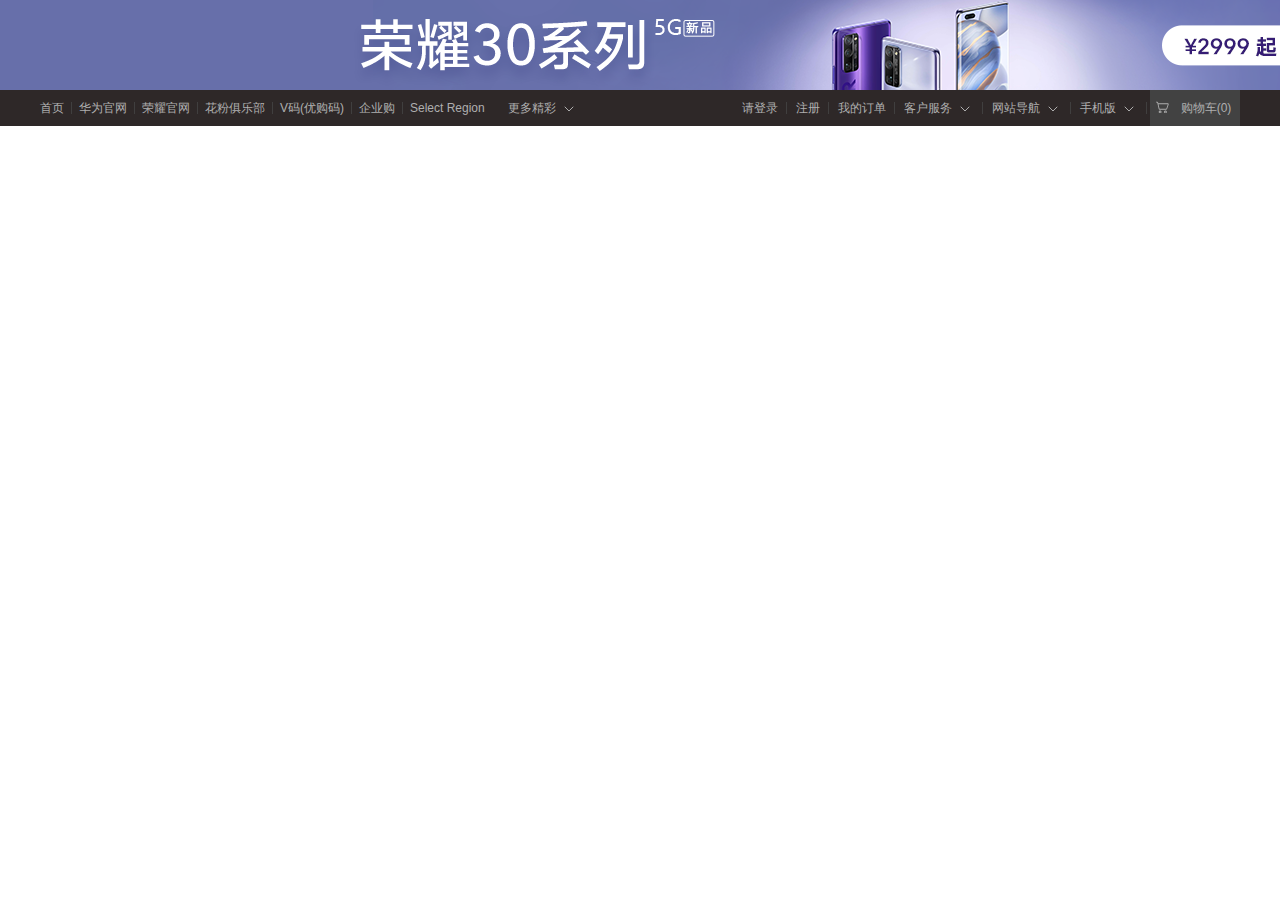
<file: index.html>
<!DOCTYPE html>
<html lang="en">

<head>
    <meta charset="UTF-8">
    <meta name="viewport" content="width=device-width, initial-scale=1.0">
    <title>华为商城（VMALL.COM）_华为手机、荣耀手机、官网正品保障</title>
    <link rel="stylesheet" href="./css/reset.css">
    <link rel="stylesheet" href="./css/common.css">
    <link rel="stylesheet" href="/css/index.css">
    <link rel="icon" href="./images/vmall_ico.ico">
    <link rel="stylesheet" href="/fonts/iconfont.css">
</head>

<body>
    <!-- vmall-官网的首页 -->
    <div class="vmall">
        <!-- vmall-头部广告 -->
        <div class="vmall_ad">
            <!-- vmall-头部广告-小叉叉 -->
            <div class="vmall_ad_x">
                <a href="#"><i> x</i> </a>
            </div>
        </div>
        <!-- vmall-头部导航栏 -->
        <div class="vmall_title">
            <div class="vmall_title_bigbox">
                <!-- vmall-导航栏左边部分 -->
                <div class="vmall_title_bigbox_left">
                    <ul class="vmall_title_nav">
                        <li><a href="#">首页</a></li>
                        <li><a href="#">华为官网</a></li>
                        <li><a href="#">荣耀官网</a></li>
                        <li><a href="#">花粉俱乐部</a></li>
                        <li><a href="#">V码(优购码)</a></li>
                        <li><a href="#">企业购</a></li>
                        <li><a href="#">Select Region</a></li>
                        <li class="more_nb_box"><a href="#">更多精彩<i></i></a>
                            <div class="more_nb">
                                <ul>
                                    <li><a href="#">EMUI</a></li>
                                    <li><a href="market.html">应用市场</a></li>
                                    <li><a href="#">华为终端云空间</a></li>
                                    <li><a href="#">开发者联盟</a></li>
                                </ul>
                            </div>
                        </li>
                    </ul>
                </div>
                <!-- vmall—导航栏右侧的部分 -->
                <div class="vmall_title_right">
                    <ul class="vmall_title_right_nav">
                        <li class="h"><a href="#">请登录</a></li>
                        <li class="h"><a href="#">注册</a></li>
                        <li class="h"><a href="#">我的订单</a></li>
                        <li class="cs_center"><a href="">客户服务<i></i></a>
                            <ul class="cs_center_box">
                                <li><a href="service_Center.html">客服中心</a></li>
                                <li><a href="#">联系客服</a></li>
                            </ul>
                        </li>
                        <li class="web_nav"><a href="#">网站导航<i></i></a>
                            <div class="web_nav_box">
                                <div class="web_nav_boxs">
                                    <a href=""> <i></i></a>
                                    <div class="web_nav_boxto_s"><a href="">商城首页</a> </div>
                                </div>
                                <div class="web_nav_boxs">
                                    <p class="web_nav_boxto_p">频道</p>
                                    <div class="web_nav_boxto">
                                        <div class="web_nav_boxtos"><a href="#">华为专区</a></div>
                                        <div class="web_nav_boxtos"><a href="#">荣耀专区</a></div>
                                        <div class="web_nav_boxtos"><a href="#">企业购</a></div>
                                    </div>
                                </div>
                                <div class="web_nav_boxs">
                                    <div class="web_nav_boxto_c">产品</div>
                                    <div class="web_nav_boxto_c-smallbox">
                                        <div class="web_nav_boxto-c">
                                            <div class="web_nav_boxtos"><a href="#">手机</a></div>
                                            <div class="web_nav_boxtos"><a href="#">笔记本</a></div>
                                            <div class="web_nav_boxtos"><a href="#">智能家居</a></div>
                                            <div class="web_nav_boxtos"><a href="#">耳机音箱</a></div>
                                            <div class="web_nav_boxtos"><a href="#">生态产品</a></div>
                                        </div>
                                        <div class="web_nav_boxto-c">
                                            <div class="web_nav_boxtos"><a href="#">平板</a></div>
                                            <div class="web_nav_boxtos"><a href="#">智能穿戴</a></div>
                                            <div class="web_nav_boxtos"><a href="#">智慧屏</a></div>
                                            <div class="web_nav_boxtos"><a href="#">热销配件</a></div>
                                            <div class="web_nav_boxtos"><a href="#">增值服务</a></div>
                                        </div>
                                    </div>

                                </div>
                                <div class="web_nav_boxs">
                                    <div class="web_nav_boxto_f">增值服务</div>
                                    <div class="web_nav_boxto">
                                        <div class="web_nav_boxtos"><a href="#">以旧换新</a></div>
                                        <div class="web_nav_boxtos"><a href="#">补购保障</a></div>
                                        <div class="web_nav_boxtos"><a href="#">一口价换电池</a></div>
                                    </div>
                                </div>
                                <div class="web_nav_boxs">
                                    <div class="web_nav_boxto_p">会员</div>
                                    <div class="web_nav_boxto">
                                        <div class="web_nav_boxtos"><a href="">会员频道</a></div>
                                    </div>
                                </div>
                            </div>
                        </li>
                        <li class="phone_nav"><a href="#">手机版<i></i></a>
                            <div class="phone_nav_box">
                                <div class="phone_box-boxs">
                                    <div class="phone_nav_box_left">
                                        <a href="mallapp.html">
                                            <img src="./images/phone_nav_pak.png" alt="">
                                        </a>
                                    </div>
                                    <div class="phone_nav_box_right">
                                        <h2>华为商城APP</h2>
                                        <p>新人专享好礼
                                            <br>
                                            最高5000积分
                                        </p>
                                        <span class="Android-icon"></span>
                                        <span class="iphone-icon"></span>
                                        <span class="WeChat-icon"></span>
                                    </div>
                                </div>
                                <div class="phone_box-boxs">
                                    <div class="phone_nav_box_left">
                                        <img src="./images/phone_Mall.jpg" alt="">
                                    </div>
                                    <div class="phone_nav_box_right">
                                        <h2>华为公众号</h2>
                                        <p class="phone_nav_box_right-p">微信扫一扫</p>
                                        <br>

                                        <span class="WeChat-icon"></span>
                                    </div>
                                </div>
                                <div class="phone_box-boxs">
                                    <div class="phone_nav_box_left">
                                        <img src="./images/phone_wexin.jpg" alt="">
                                    </div>
                                    <div class="phone_nav_box_right">
                                        <h2>微信小程序</h2>

                                        <span class="WeChat-icon"></span>
                                    </div>
                                </div>
                            </div>
                        </li>
                        <li class="car_nav"><a href="#"><span></span> 购物车(0)</a>
                            <div class="car_m">
                                <p class="car_nav-c">
                                    <span></span>
                                </p>
                                <p class="car_nav-k">
                                    您的购物车是空的，赶紧选购吧~
                                </p>
                            </div>


                        </li>
                    </ul>
                </div>
            </div>
        </div>
        <div class="container clearfix">
            <!--  头部导航宣传页 -->
            <div class="ry">
            </div>
        </div>
    </div>
    <script src="./lib/jquery-3.4.1.min.js"></script>
    <script src="./js/index.js"></script>
</body>

</html>
</file>
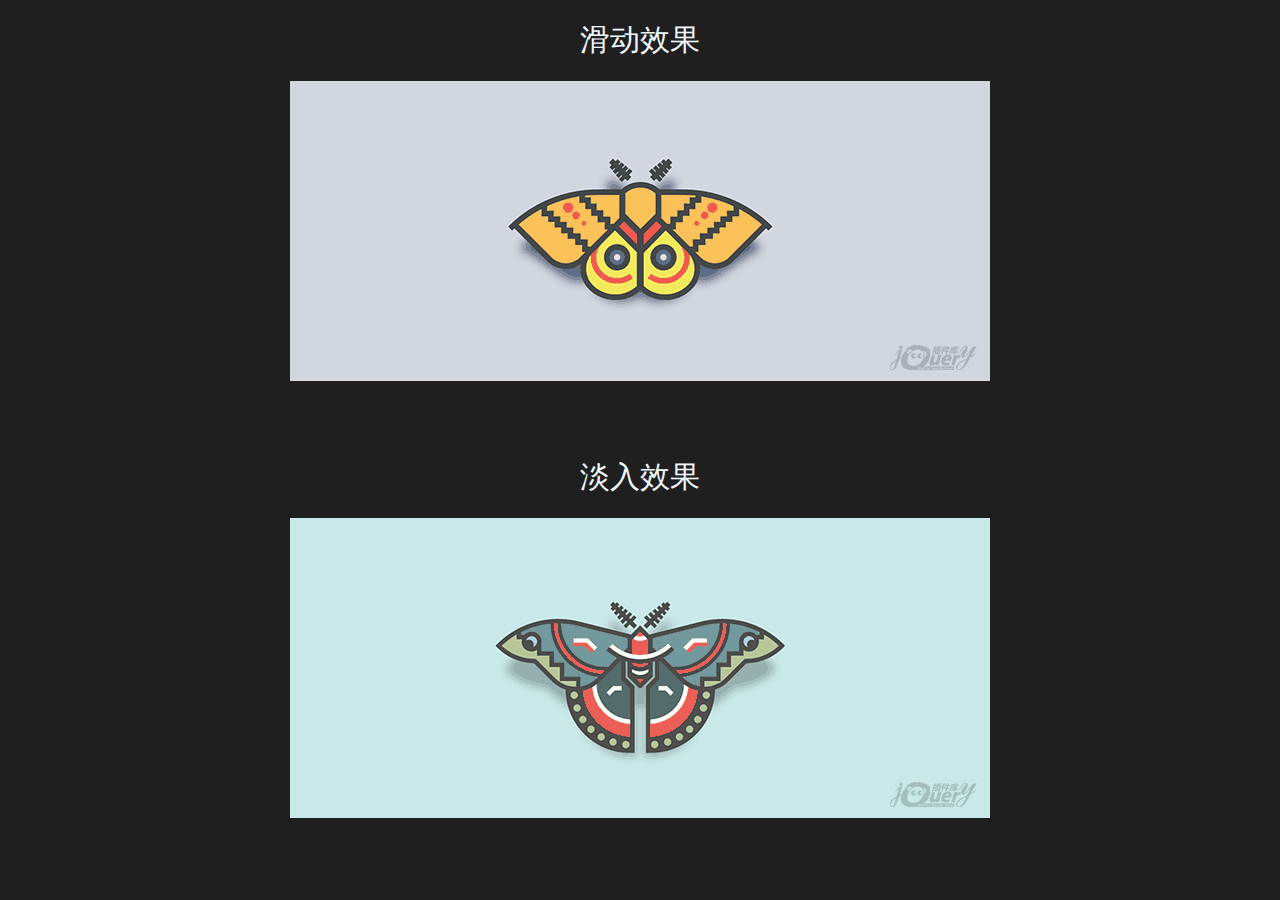
<file: js/jqueryhapplblt/index.html>
<!doctype html>
<html>
	<head>
		<meta charset="utf-8">
		<title>HappyImage</title>
		<style>
			body{
    background-color: #1F1F1F
}
			p {
				text-align:center;
				font-size:30px;
				margin:20px 0;
				color: aliceblue;
			}
            .target {
				width:700px;
				height:300px;
				overflow:hidden;
				position:relative;
				margin:20px auto;
			}
			.target img {
				position:absolute;
				top:0;
				left:0;
				width:100%;
				height:100%;
			}
        </style>
	</head>
	<body>
		
		<p>滑动效果</p>
		<div class="target" id="target-1">
            <div>
                <div><img src="t1.png"></div>
                <div><img src="t2.png"></div>
                <div><img src="t3.png"></div>
                <div><img src="t4.png"></div>
            </div>
        </div>

        <br>
        <br>

        <p>淡入效果</p>
        <div class="target" id="target-2">
            <div>
                <div><img src="t4.png"></div>
                <div><img src="t3.png"></div>
                <div><img src="t2.png"></div>
                <div><img src="t1.png"></div>
            </div>
        </div>
        
        <script src="https://www.jq22.com/jquery/jquery-1.10.2.js"></script>
        <script src="HappyImage.min.js"></script>
        <script>
            $( "#target-1" ).HappyImage({
            	effect: "slide"
            });
            $( "#target-2" ).HappyImage({
            	effect: "fade"
            });
        </script>

	</body>
</html>
</file>
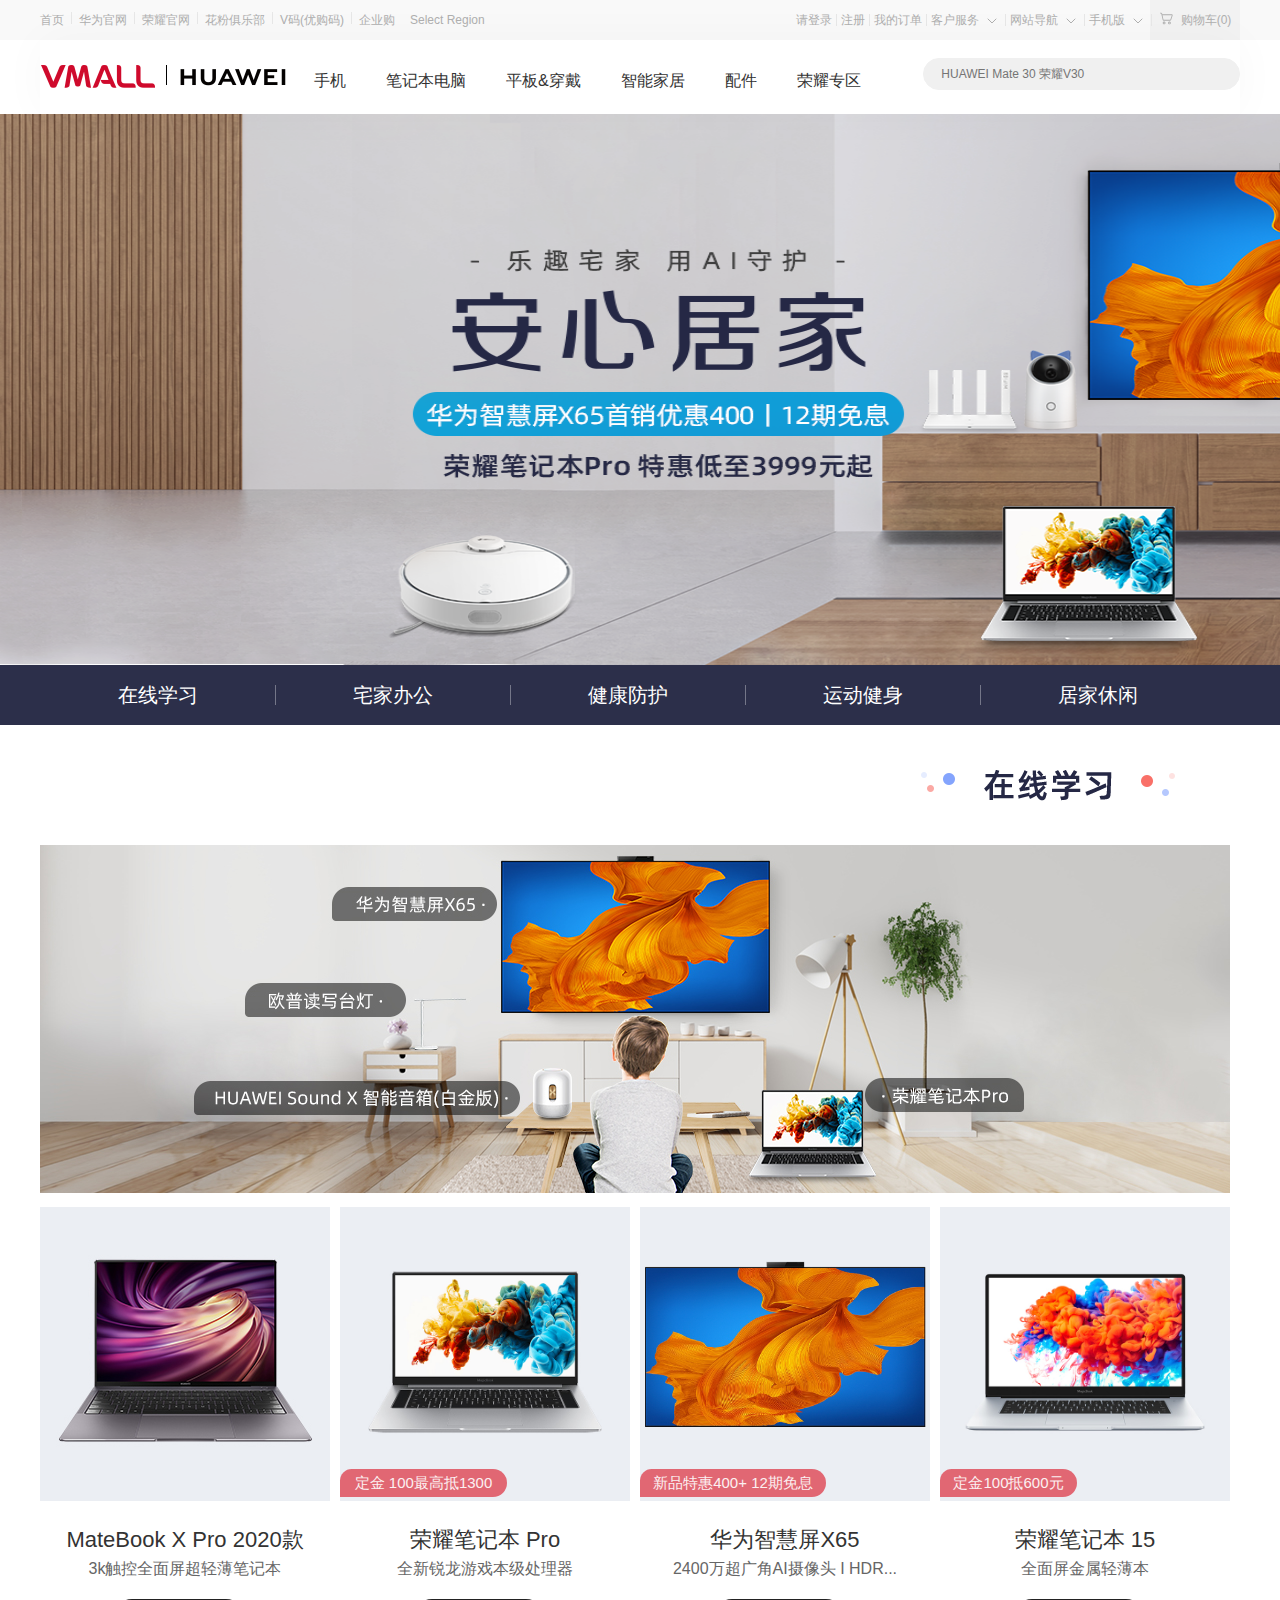
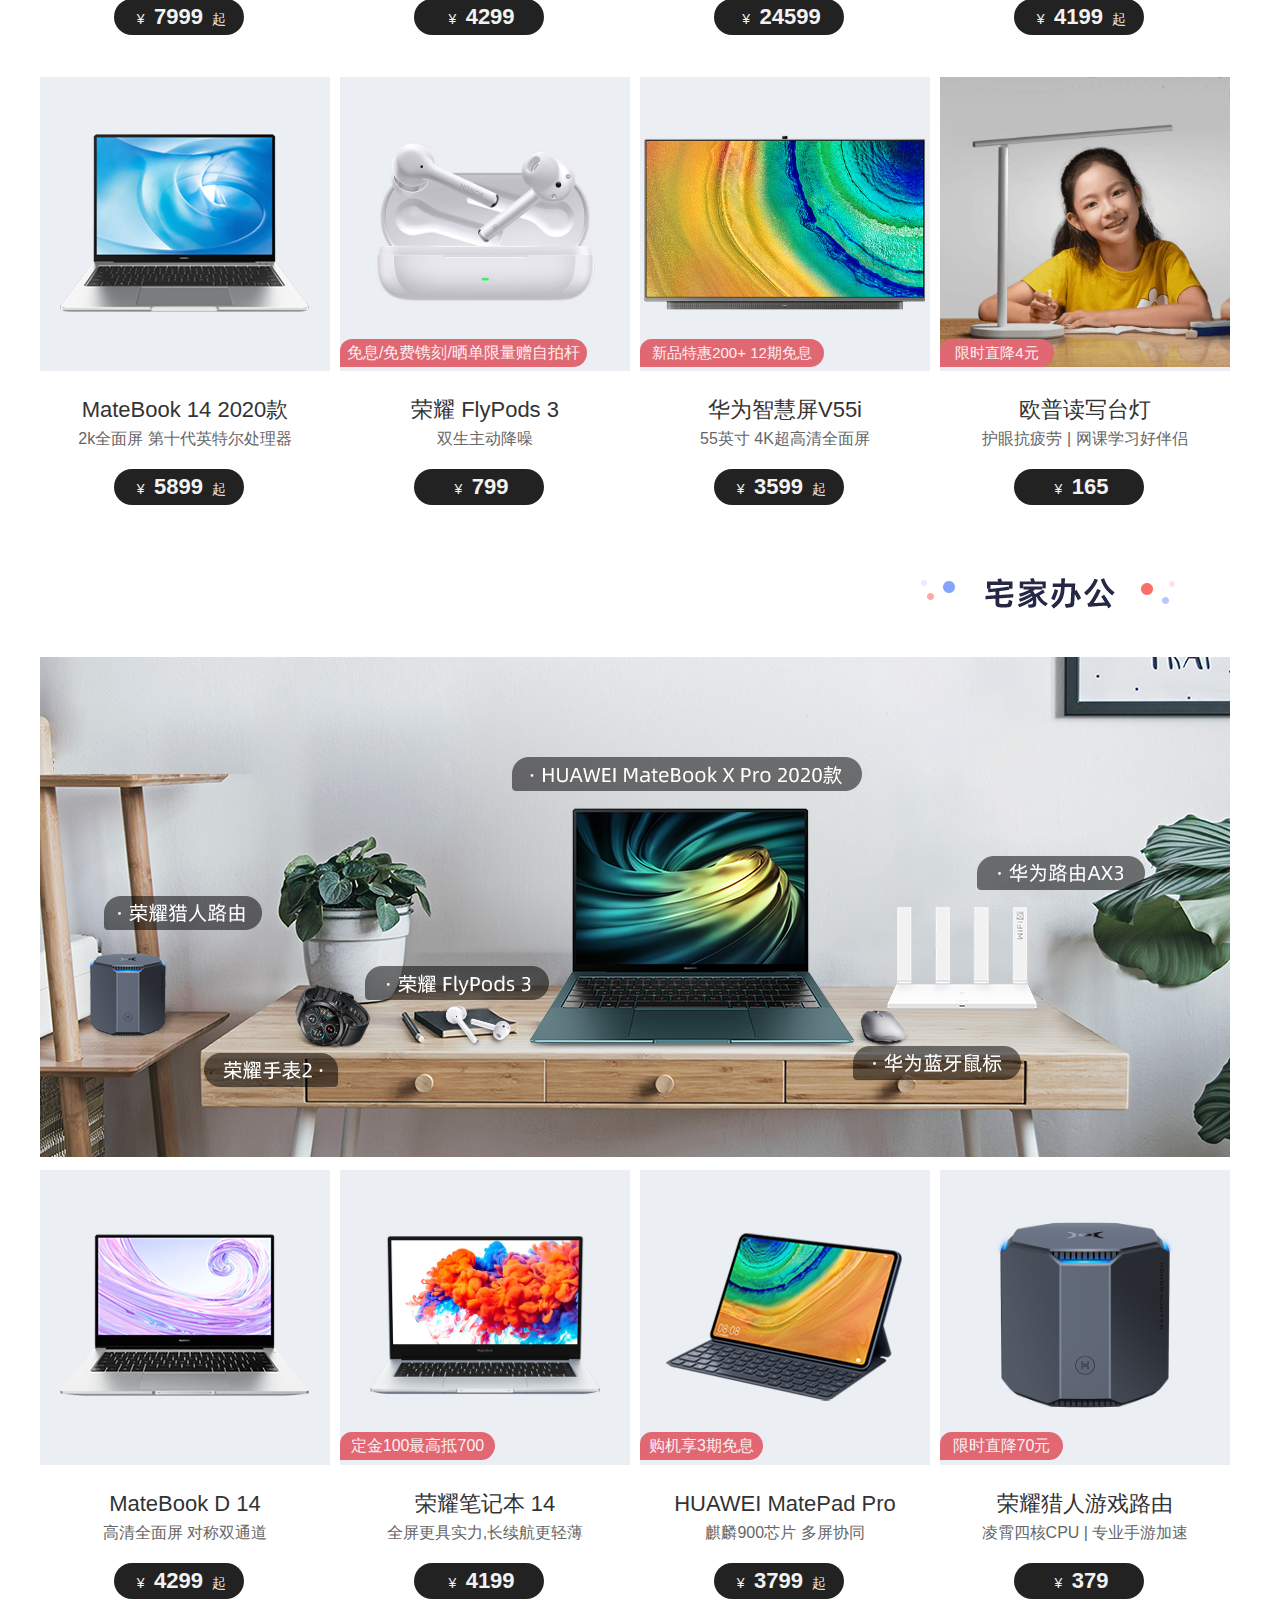
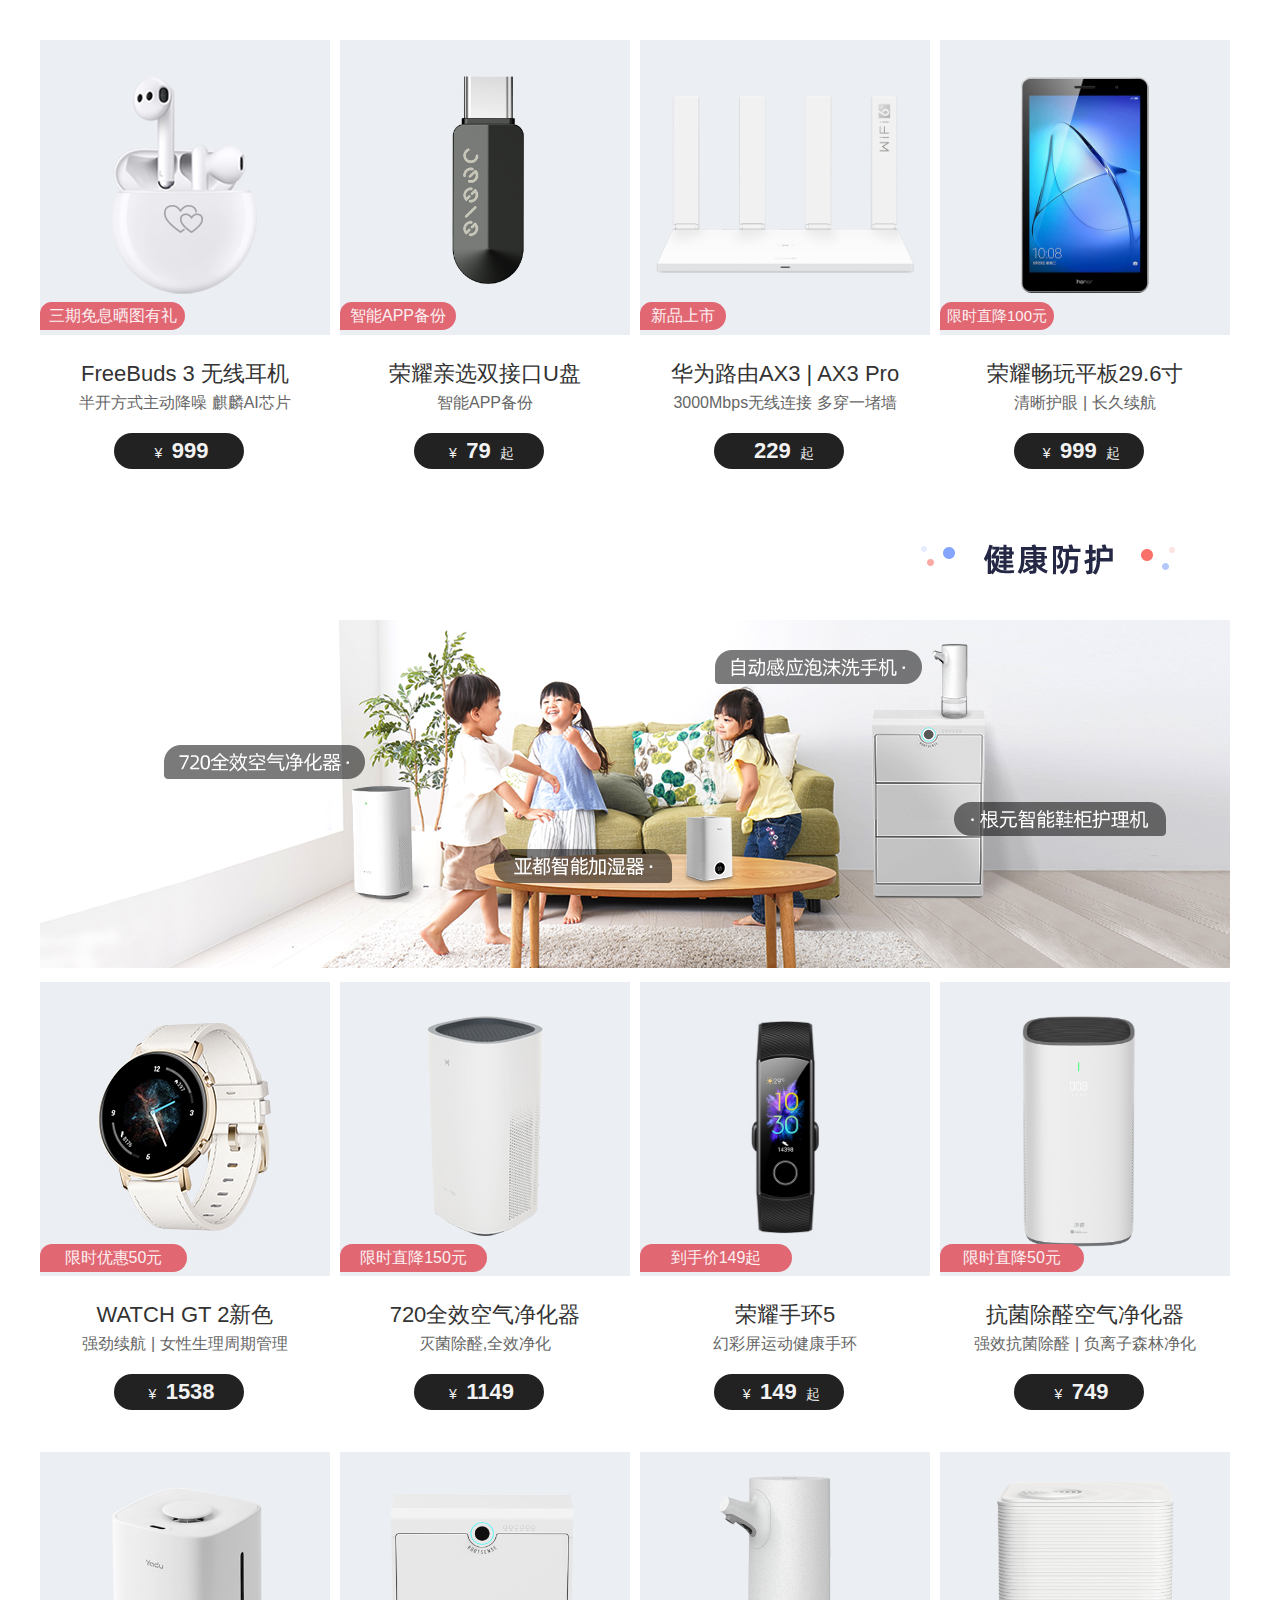
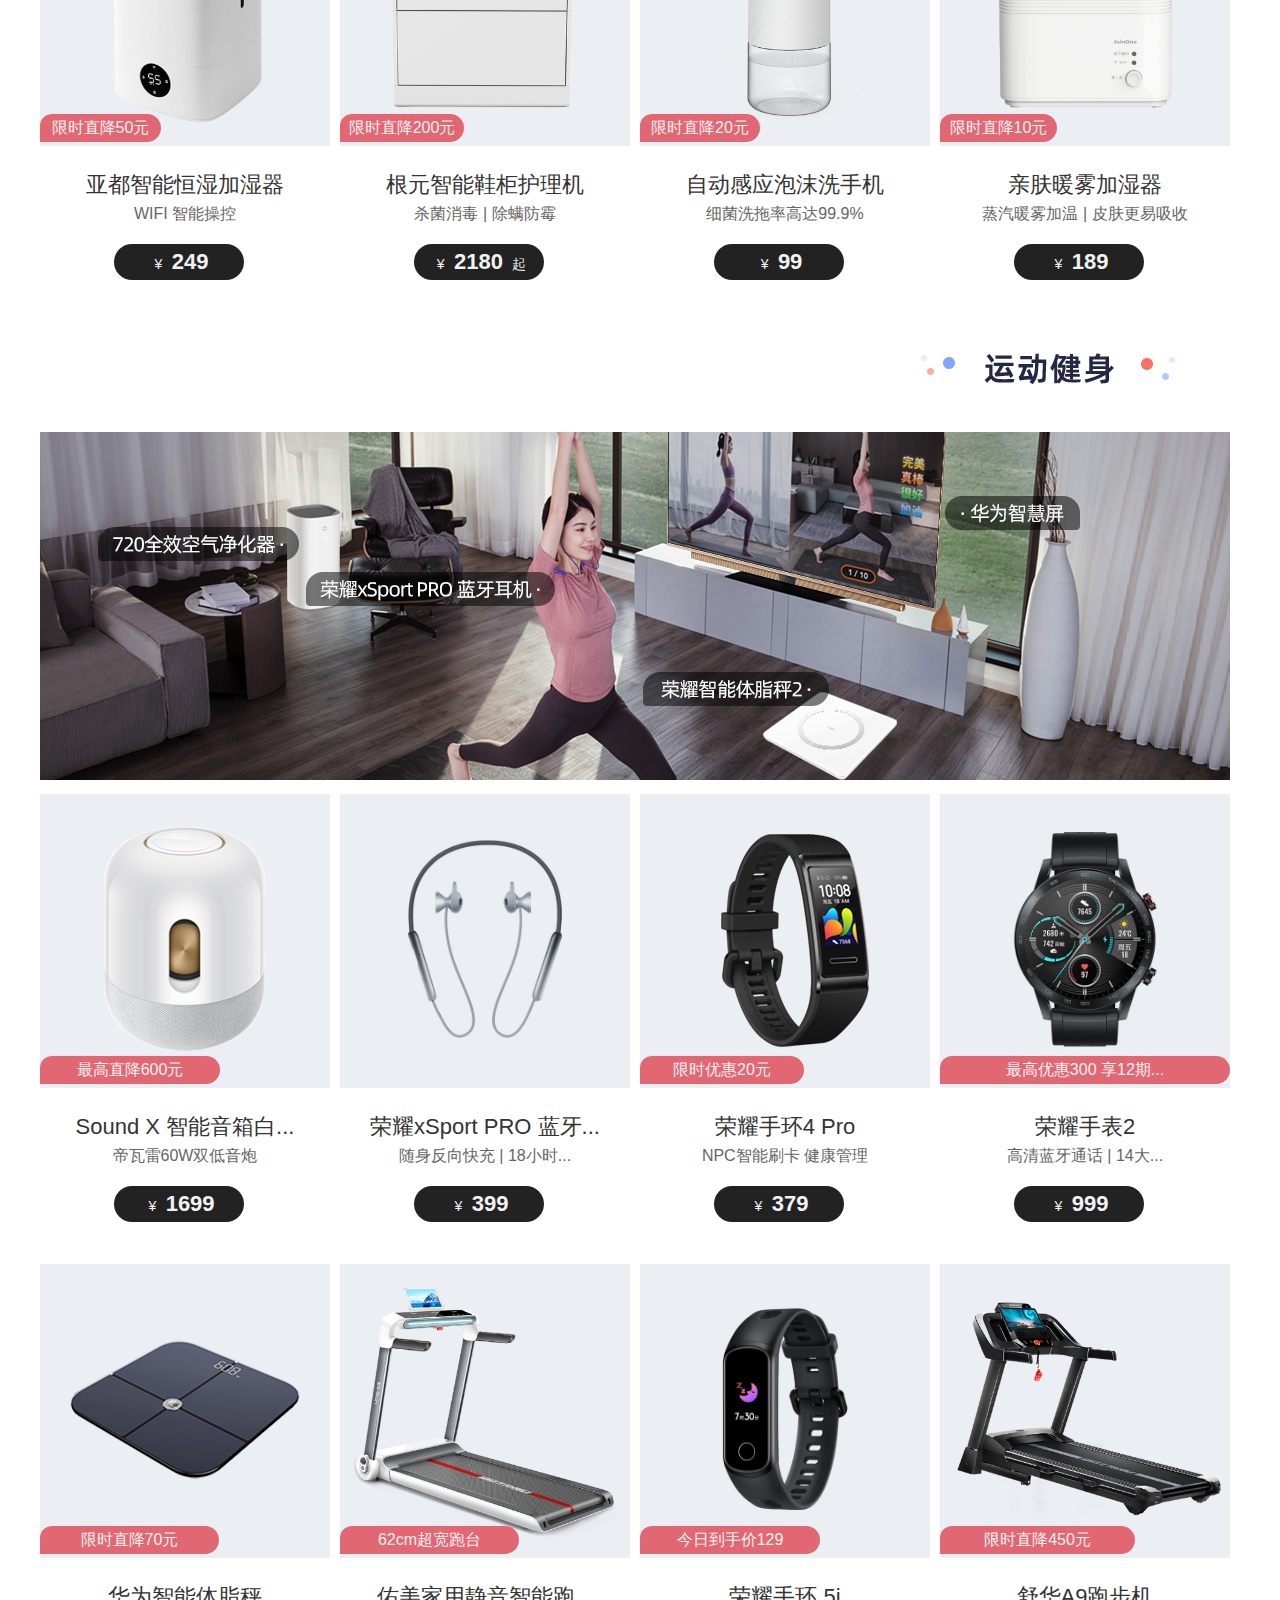
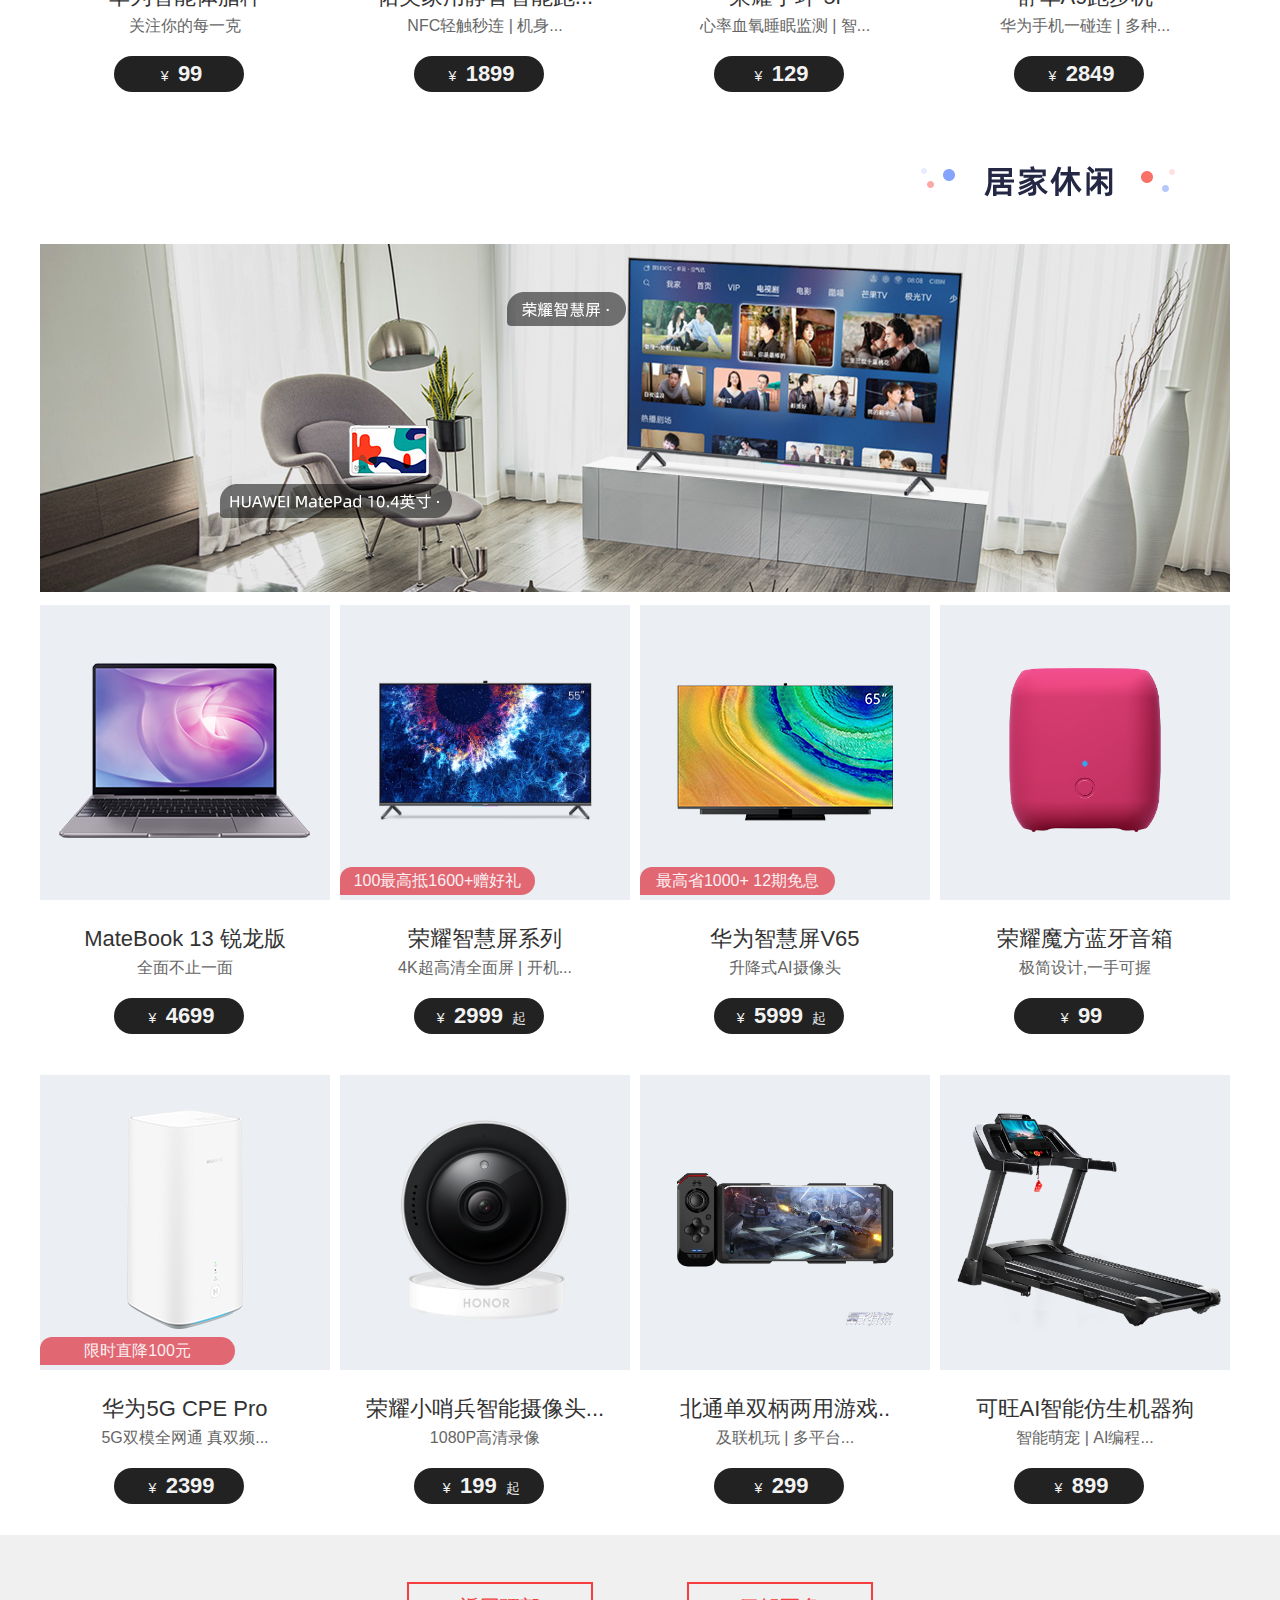
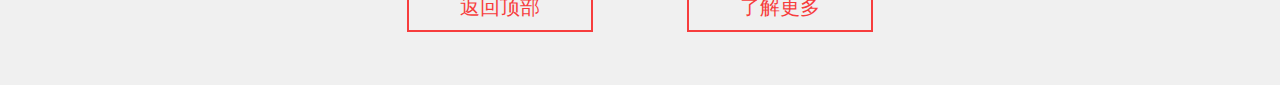
<file: free_home.html>
<!DOCTYPE html>
<html lang="en">

<head>
    <meta charset="UTF-8">
    <meta name="viewport" content="width=device-width, initial-scale=1.0">
    <title>安心居家 用AI守护</title>
    <link rel="stylesheet" href="./css/reset.css">
    <link rel="stylesheet" href="./css/common.css">
    <link rel="stylesheet" href="/css/index.css">
    <link rel="icon" href="./images/vmall_ico.ico">
    <link rel="stylesheet" href="/fonts/iconfont.css">
    <link rel="stylesheet" href="./css/ServiceCenter.css">
    <link rel="stylesheet" href="./css/free_home.css">
</head>

<body>
    <!-- vmall-官网的首页 -->
    <div class="vmall ">
        <!-- vmall-头部导航栏 -->
        <div class="vmall_title">
            <div class="vmall_title_bigbox">
                <!-- vmall-导航栏左边部分 -->
                <div class="vmall_title_bigbox_left">
                    <ul class="vmall_title_nav">
                        <li><a href="#">首页</a></li>
                        <li><a href="#">华为官网</a></li>
                        <li><a href="#">荣耀官网</a></li>
                        <li><a href="#">花粉俱乐部</a></li>
                        <li><a href="#">V码(优购码)</a></li>
                        <li><a href="#">企业购</a></li>
                        <li><a href="#">Select Region</a></li>

                    </ul>
                </div>
                <!-- vmall—导航栏右侧的部分 -->
                <div class="vmall_title_right">
                    <ul class="vmall_title_right_nav">
                        <li class="h"><a href="#">请登录</a></li>
                        <li class="h"><a href="#">注册</a></li>
                        <li class="h"><a href="#">我的订单</a></li>
                        <li class="cs_center"><a href="">客户服务<i></i></a>
                            <ul class="cs_center_box">
                                <li><a href="ServiceCenter.html">客服中心</a></li>
                                <li><a href="#">联系客服</a></li>
                            </ul>
                        </li>
                        <li class="web_nav"><a href="#">网站导航<i></i></a>
                            <div class="web_nav_box">
                                <div class="web_nav_boxs">
                                    <a href=""> <i></i></a>
                                    <div class="web_nav_boxto_s"><a href="">商城首页</a> </div>
                                </div>
                                <div class="web_nav_boxs">
                                    <p class="web_nav_boxto_p">频道</p>
                                    <div class="web_nav_boxto">
                                        <div class="web_nav_boxtos"><a href="#">华为专区</a></div>
                                        <div class="web_nav_boxtos"><a href="#">荣耀专区</a></div>
                                        <div class="web_nav_boxtos"><a href="#">企业购</a></div>
                                    </div>
                                </div>
                                <div class="web_nav_boxs">
                                    <div class="web_nav_boxto_c">产品</div>
                                    <div class="web_nav_boxto_c-smallbox">
                                        <div class="web_nav_boxto-c">
                                            <div class="web_nav_boxtos"><a href="#">手机</a></div>
                                            <div class="web_nav_boxtos"><a href="#">笔记本</a></div>
                                            <div class="web_nav_boxtos"><a href="#">智能家居</a></div>
                                            <div class="web_nav_boxtos"><a href="#">耳机音箱</a></div>
                                            <div class="web_nav_boxtos"><a href="#">生态产品</a></div>
                                        </div>
                                        <div class="web_nav_boxto-c">
                                            <div class="web_nav_boxtos"><a href="#">平板</a></div>
                                            <div class="web_nav_boxtos"><a href="#">智能穿戴</a></div>
                                            <div class="web_nav_boxtos"><a href="#">智慧屏</a></div>
                                            <div class="web_nav_boxtos"><a href="#">热销配件</a></div>
                                            <div class="web_nav_boxtos"><a href="#">增值服务</a></div>
                                        </div>
                                    </div>
                                </div>
                                <div class="web_nav_boxs">
                                    <div class="web_nav_boxto_f">增值服务</div>
                                    <div class="web_nav_boxto">
                                        <div class="web_nav_boxtos"><a href="#">以旧换新</a></div>
                                        <div class="web_nav_boxtos"><a href="#">补购保障</a></div>
                                        <div class="web_nav_boxtos"><a href="#">一口价换电池</a></div>
                                    </div>
                                </div>
                                <div class="web_nav_boxs">
                                    <div class="web_nav_boxto_p">会员</div>
                                    <div class="web_nav_boxto">
                                        <div class="web_nav_boxtos"><a href="">会员频道</a></div>
                                    </div>
                                </div>
                            </div>
                        </li>
                        <li class="phone_nav"><a href="#">手机版<i></i></a>
                            <div class="phone_nav_box">
                                <div class="phone_box-boxs">
                                    <div class="phone_nav_box_left">
                                        <a href="mallapp.html">
                                            <img src="./images/phone_nav_pak.png" alt="">
                                        </a>
                                    </div>
                                    <div class="phone_nav_box_right">
                                        <h2>华为商城APP</h2>
                                        <p>新人专享好礼
                                            <br>
                                            最高5000积分
                                        </p>
                                        <span class="Android-icon"></span>
                                        <span class="iphone-icon"></span>
                                        <span class="WeChat-icon"></span>
                                    </div>
                                </div>
                                <div class="phone_box-boxs">
                                    <div class="phone_nav_box_left">
                                        <img src="./images/phone_Mall.jpg" alt="">
                                    </div>
                                    <div class="phone_nav_box_right">
                                        <h2>华为公众号</h2>
                                        <p class="phone_nav_box_right-p">微信扫一扫</p>
                                        <br>
                                        <span class="WeChat-icon"></span>
                                    </div>
                                </div>
                                <div class="phone_box-boxs">
                                    <div class="phone_nav_box_left">
                                        <img src="./images/phone_wexin.jpg" alt="">
                                    </div>
                                    <div class="phone_nav_box_right">
                                        <h2>微信小程序</h2>

                                        <span class="WeChat-icon"></span>
                                    </div>
                                </div>
                            </div>
                        </li>
                        <li class="car_nav"><a href="#"><span></span> 购物车(0)</a>
                            <div class="car_m">
                                <p class="car_nav-c">
                                    <span></span>
                                </p>
                                <p class="car_nav-k">
                                    您的购物车是空的，赶紧选购吧~
                                </p>
                            </div>
                        </li>
                    </ul>
                </div>
            </div>
        </div>
        <!-- nav_home 导航栏 -->
        <div class="nav_home">
            <div class="nav_home_center">
                <!--  左边的部分 -->
                <div class="nav_home_left">
                    <div class="nav_home_img">
                        <a href=""> <img src="/images/free_home/nav_home_logo.png" alt=""></a>
                        <em></em>
                        <a href=""> <img src="/images/free_home/nav_home_logo2.png" alt=""></a>
                    </div>
                    <!-- 文字链接部分 -->
                    <div class="nav_home_text">
                        <div class="nav_home_text_center">
                            <ul class="nav_home_ul">
                                <li data-name='nav_home_list_sj' class="nav_home_list_a "><a
                                        href="#"><span>手机</span></a></li>
                                <li data-name="nav_home_list_bjb" class="nav_home_list_a "><a
                                        href="#"><span>笔记本电脑</span></a></li>
                                <li data-name="nav_home_list_pb" class="nav_home_list_a "><a
                                        href="#"><span>平板&穿戴</span></a></li>
                                <li data-name="nav_home_list_jj" class="nav_home_list_a "> <a
                                        href="#"><span>智能家居</span></a></li>
                                <li data-name="nav_home_list_pj" class="nav_home_list_a "><a
                                        href="#"><span>配件</span></a></li>
                                <li class="nav_home_list_a noslide"><a href="#"><span>荣耀专区</span></a></li>
                            </ul>
                        </div>
                        <!-- 下面隐藏的盒子 -->
                        <div class="nav_home_list_a">
                            <div class="nav_home_list_ycbox" style="display: none;">
                                <!-- 手机 -->
                                <ul id="nav_home_list_sj">
                                    <li><a href="">全部手机</a></li>
                                    <li><a href="">></a></li>
                                    <li><a href="">HUAWEI&nbsp;Mate系列</a></li>
                                    <li><a href="">HUAWEI&nbsp;P系列</a></li>
                                    <li><a href="">HUAWEI&nbsp;nova系列</a></li>
                                    <li><a href="">华为畅享系列</a></li>
                                    <li><a href="">HUAWEI&nbsp;麦芒系列</a></li>
                                </ul>
                                <!--笔记本 -->
                                <ul id="nav_home_list_bjb">
                                    <li><a href="">全部笔记本电脑</a></li>
                                    <li><a href="">></a></li>
                                    <li><a href="">笔记本电脑</a></li>
                                    <li><a href="">笔记本配件</a></li>
                                </ul>
                                <!-- 平板&穿戴 -->
                                <ul id="nav_home_list_pb">
                                    <li><a href="">全部平板&穿戴</a></li>
                                    <li><a href="">></a></li>
                                    <li><a href="">平板电脑</a></li>
                                    <li><a href="">手环/手表</a></li>
                                    <li><a href="">VR</a></li>
                                </ul>
                                <!-- 智能家居 -->
                                <ul id="nav_home_list_jj">
                                    <li><a href="#">全部智能家居</a></li>
                                    <li><a href="#">></a></li>
                                    <li><a href="#">路由器</a></li>
                                    <li><a href="#">字母/分布式路由器</a></li>
                                    <li><a href="#">电力猫/wifi放大器</a></li>
                                    <li><a href="#">随行wifi</a></li>
                                    <li><a href="#">照明</a></li>
                                    <li><a href="#">清洁</a></li>
                                    <li><a href="#">节能</a></li>
                                    <li><a href="#">环境</a></li>
                                    <li><a href="#">安防</a></li>
                                    <li><a href="#">健康</a></li>
                                    <li><a href="#">厨电</a></li>
                                    <li><a href="#">影音</a></li>
                                </ul>
                                <!-- 配件 -->
                                <ul id="nav_home_list_pj">
                                    <li><a href="#">全部配件</a></li>
                                    <li><a href="#">></a></li>
                                    <li><a href="#">贴膜</a></li>
                                    <li><a href="#">保护套</a></li>
                                    <li><a href="#">表带</a></li>
                                    <li><a href="#">耳机</a></li>
                                    <li><a href="#">音箱</a></li>
                                    <li><a href="#">全景相机</a></li>
                                    <li><a href="#">电源/充电器/线材</a></li>
                                    <li><a href="#">自拍杆/支架</a></li>
                                    <li><a href="#">智能硬件</a></li>
                                    <li><a href="#">触控笔</a></li>
                                </ul>
                            </div>
                        </div>
                    </div>
                </div>
                <!-- 右边的部分 -->
                <div class="nav_home_right">
                    <div class="nav_home_search">
                        <input type="text" placeholder="&nbsp;HUAWEI Mate 30&nbsp;荣耀V30" class="nav_home_search_a">
                        <button class="btn">
                            <span class="iconfont">&#xe60f;</span>
                        </button>
                    </div>
                </div>
            </div>
        </div>
    </div>
    <!-- 轮播图 -->
    <div class="free_img">
        <a href="#">
            <img src="./images/free_home/free_img.png" alt="">
        </a>
    </div>
    <!-- 在线学习导航 -->
    <div class="online_nav">
        <div class="online_nav_box">
            <ul>
                <li><a href="#">在线学习</a></li>
                <li><a href="#">宅家办公</a></li>
                <li><a href="#">健康防护</a></li>
                <li><a href="#">运动健身</a></li>
                <li><a href="#">居家休闲</a></li>
            </ul>
        </div>
    </div>
    <!-- 在线学习 -->
    <div>
        <!-- 在线学习的标语 -->
        <div class="online_by">
            <img src="/images/free_home/online_by.png" alt="">
        </div>
        <!-- d电视 -->
        <div class="online_work">
            <a href="#">
                <img src="./images/free_home/onlien_work.jpg" alt="">
            </a>
        </div>
        <!-- 电脑电视台灯列表 -->
        <div class="online_list_box">
            <div class="online_list_box_a">
                <ul class="online_list_box_ul">
                    <li class="online_list_box_li">
                        <a href="#">
                            <p>
                                <img src="./images/free_home/tu_a.jpg" alt="">
                            </p>
                            <div class="online_list_box_a_text">
                                <p class="online_list_box_li_p_a"> MateBook X Pro 2020款 </p>
                                <p class="online_list_box_li_p_b">3k触控全面屏超轻薄笔记本</p>
                                <p class="online_list_box_li_p_c">
                                    <span>¥</span>
                                    <span>7999</span>
                                    <span>起</span>
                                </p>
                            </div>
                        </a>
                    </li>
                    <li class="online_list_box_li">
                        <a href="#">
                            <p>
                                <img src="./images/free_home/tu_bb.jpg" alt="" class="online_x_box">
                                <p class="online_x_one">
                                    定金 100最高抵1300
                                </p>
                            </p>
                            <div class="online_list_box_a_text">
                                <p class="online_list_box_li_p_a"> 荣耀笔记本 Pro</p>
                                <p class="online_list_box_li_p_b">全新锐龙游戏本级处理器</p>
                                <p class="online_list_box_li_p_c">
                                    <span>¥</span>
                                    <span>4299</span>
                                </p>
                            </div>
                        </a>
                    </li>
                    <li class="online_list_box_li">
                        <a href="#">
                            <p>
                                <img src="./images/free_home/tu_cc.png" alt="">
                                <p class="online_x_two">
                                    新品特惠400+ 12期免息
                                </p>
                            </p>
                            <div class="online_list_box_a_text">
                                <p class="online_list_box_li_p_a">华为智慧屏X65 </p>
                                <p class="online_list_box_li_p_b">2400万超广角AI摄像头 I HDR...</p>
                                <p class="online_list_box_li_p_c">
                                    <span>¥</span>
                                    <span>24599</span>
                                </p>
                            </div>
                        </a>
                    </li>
                    <li class="online_list_box_li">
                        <a href="#">
                            <p>
                                <img src="./images/free_home/tu_dd.jpg" alt="">
                                <p class="online_x_three">
                                    定金100抵600元
                                </p>
                            </p>
                            <div class="online_list_box_a_text">
                                <p class="online_list_box_li_p_a">荣耀笔记本 15 </p>
                                <p class="online_list_box_li_p_b">全面屏金属轻薄本</p>
                                <p class="online_list_box_li_p_c">
                                    <span>¥</span>
                                    <span>4199</span>
                                    <span>起</span>
                                </p>
                            </div>
                        </a>
                    </li>
                    <li class="online_list_box_li">
                        <a href="#">
                            <p>
                                <img src="./images/free_home/tu_aa.png" alt="">
                            </p>
                            <div class="online_list_box_a_text">
                                <p class="online_list_box_li_p_a"> MateBook 14 2020款 </p>
                                <p class="online_list_box_li_p_b">2k全面屏 第十代英特尔处理器</p>
                                <p class="online_list_box_li_p_c">
                                    <span>¥</span>
                                    <span>5899</span>
                                    <span>起</span>
                            </div>
                        </a>
                    </li>
                    <li class="online_list_box_li">
                        <a href="#">
                            <p>
                                <img src="./images/free_home/tu_b.jpg" alt="">
                                <p class="online_x">
                                    免息/免费镌刻/晒单限量赠自拍杆
                                </p>
                            </p>
                            <div class="online_list_box_a_text">
                                <p class="online_list_box_li_p_a"> 荣耀 FlyPods 3 </p>
                                <p class="online_list_box_li_p_b">双生主动降噪</p>
                                <p class="online_list_box_li_p_c">
                                    <span>¥</span>
                                    <span>799</span>
                                </p>
                            </div>
                        </a>
                    </li>
                    <li class="online_list_box_li">
                        <a href="#">
                            <p>
                                <img src="./images/free_home/tu_c.png" alt="">
                                <p class="online_x_seven">
                                    新品特惠200+ 12期免息
                                </p>
                            </p>
                            <div class="online_list_box_a_text">
                                <p class="online_list_box_li_p_a"> 华为智慧屏V55i </p>
                                <p class="online_list_box_li_p_b">55英寸 4K超高清全面屏</p>
                                <p class="online_list_box_li_p_c">
                                    <span>¥</span>
                                    <span>3599</span>
                                    <span>起</span>
                                </p>
                            </div>
                        </a>
                    </li>
                    <li class="online_list_box_li">
                        <a href="#">
                            <p>
                                <img src="./images/free_home/tu_d.png" alt="">
                                <p class="online_x_eight">
                                    限时直降4元
                                </p>
                            </p>
                            <div class="online_list_box_a_text">
                                <p class="online_list_box_li_p_a">欧普读写台灯</p>
                                <p class="online_list_box_li_p_b">护眼抗疲劳 | 网课学习好伴侣</p>
                                <p class="online_list_box_li_p_c">
                                    <span>¥</span>
                                    <span>165</span>
                                </p>
                            </div>
                        </a>
                    </li>
                </ul>
            </div>
        </div>
        <!-- 宅家办公的标语 -->
        <div class="online_by">
            <img src="/images/free_home/home_work.png" alt="">
        </div>
        <!-- 宅家办公pc轮播图 -->
        <div class="home_work">
            <a href="">
                <img src="./images/free_home/home_work.jpg" alt="">
            </a>
        </div>
        <!-- 宅家办公灯列表 -->
        <div class="online_list_box">
            <div class="online_list_box_a">
                <ul class="online_list_box_ul">
                    <li class="online_list_box_li">
                        <a href="#">
                            <p>
                                <img src="./images/free_home/tua_a.png" alt="">


                            </p>
                            <div class="online_list_box_a_text">
                                <p class="online_list_box_li_p_a"> MateBook D 14 </p>
                                <p class="online_list_box_li_p_b">高清全面屏 对称双通道</p>
                                <p class="online_list_box_li_p_c">
                                    <span>¥</span>
                                    <span>4299</span>
                                    <span>起</span>
                                </p>
                            </div>
                        </a>
                    </li>
                    <li class="online_list_box_li">
                        <a href="#">
                            <p>
                                <img src="./images/free_home/tua_b.jpg" alt="" class="online_x_box">
                                <p class="online_x_a_one">
                                    定金100最高抵700
                                </p>
                            </p>
                            <div class="online_list_box_a_text">
                                <p class="online_list_box_li_p_a"> 荣耀笔记本 14</p>
                                <p class="online_list_box_li_p_b">全屏更具实力,长续航更轻薄</p>
                                <p class="online_list_box_li_p_c">
                                    <span>¥</span>
                                    <span>4199</span>

                                </p>
                            </div>
                        </a>
                    </li>
                    <li class="online_list_box_li">
                        <a href="#">
                            <p>
                                <img src="./images/free_home/tua_c.png" alt="">
                                <p class="online_x_a_two">
                                    购机享3期免息
                                </p>
                            </p>
                            <div class="online_list_box_a_text">
                                <p class="online_list_box_li_p_a">HUAWEI MatePad Pro </p>
                                <p class="online_list_box_li_p_b">麒麟900芯片 多屏协同</p>
                                <p class="online_list_box_li_p_c">
                                    <span>¥</span>
                                    <span>3799</span>
                                    <span>起</span>
                                </p>
                            </div>
                        </a>
                    </li>
                    <li class="online_list_box_li">
                        <a href="#">
                            <p>
                                <img src="./images/free_home/tua_d.jpg" alt="">
                                <p class="online_x_a_three">
                                    限时直降70元
                                </p>

                            </p>
                            <div class="online_list_box_a_text">
                                <p class="online_list_box_li_p_a">荣耀猎人游戏路由 </p>
                                <p class="online_list_box_li_p_b">凌霄四核CPU | 专业手游加速</p>
                                <p class="online_list_box_li_p_c">
                                    <span>¥</span>
                                    <span>379</span>

                                </p>
                            </div>
                        </a>
                    </li>
                    <li class="online_list_box_li">
                        <a href="#">
                            <p>
                                <img src="./images/free_home/tua_e.png" alt="">
                                <p class="online_x_a_four">
                                    三期免息晒图有礼
                                </p>
                            </p>
                            <div class="online_list_box_a_text">
                                <p class="online_list_box_li_p_a"> FreeBuds 3 无线耳机 </p>
                                <p class="online_list_box_li_p_b">半开方式主动降噪 麒麟AI芯片</p>
                                <p class="online_list_box_li_p_c">
                                    <span>¥</span>
                                    <span>999</span>

                            </div>
                        </a>
                    </li>
                    <li class="online_list_box_li">
                        <a href="#">
                            <p>
                                <img src="./images/free_home/tua_f.png" alt="">
                                <p class="online_x_a_five">
                                    智能APP备份
                                </p>
                            </p>
                            <div class="online_list_box_a_text">
                                <p class="online_list_box_li_p_a"> 荣耀亲选双接口U盘 </p>
                                <p class="online_list_box_li_p_b">智能APP备份</p>
                                <p class="online_list_box_li_p_c">
                                    <span>¥</span>
                                    <span>79</span>
                                    <span>起</span>
                                </p>
                            </div>
                        </a>
                    </li>
                    <li class="online_list_box_li">
                        <a href="#">
                            <p>
                                <img src="./images/free_home/tua_g.jpg" alt="">
                                <p class="online_x_a_six">
                                    新品上市
                                </p>
                            </p>
                            <div class="online_list_box_a_text">
                                <p class="online_list_box_li_p_a"> 华为路由AX3 | AX3 Pro </p>
                                <p class="online_list_box_li_p_b">3000Mbps无线连接 多穿一堵墙</p>
                                <p class="online_list_box_li_p_c">
                                    <span></span>
                                    <span>229</span>
                                    <span>起</span>
                                </p>
                            </div>
                        </a>
                    </li>
                    <li class="online_list_box_li">
                        <a href="#">
                            <p>
                                <img src="./images/free_home/tua_l.jpg" alt="">
                                <p class="online_x_eight">
                                    限时直降100元
                                </p>
                            </p>
                            <div class="online_list_box_a_text">
                                <p class="online_list_box_li_p_a">荣耀畅玩平板29.6寸</p>
                                <p class="online_list_box_li_p_b">清晰护眼 | 长久续航</p>
                                <p class="online_list_box_li_p_c">
                                    <span>¥</span>
                                    <span>999</span>
                                    <span>起</span>
                                </p>
                            </div>
                        </a>
                    </li>

                </ul>
            </div>
        </div>
        <!-- 健康防护的标语 -->
        <div class="online_by">
            <img src="./images/free_home/health_text.png" alt="">
        </div>
        <!-- 健康防护pc轮播图 -->
        <div class="home_work">
            <a href="">
                <img src="./images/free_home/health_background.jpg" alt="">
            </a>
        </div>
        <!-- 健康防护列表 -->
        <div class="online_list_box">
            <div class="online_list_box_a">
                <ul class="online_list_box_ul">
                    <li class="online_list_box_li">
                        <a href="#">
                            <p>
                                <img src="./images/free_home/health_a.jpg" alt="">
                                <p class="online_x_b_a">
                                    限时优惠50元
                                </p>

                            </p>
                            <div class="online_list_box_a_text">
                                <p class="online_list_box_li_p_a"> WATCH GT 2新色 </p>
                                <p class="online_list_box_li_p_b"> 强劲续航 | 女性生理周期管理</p>
                                <p class="online_list_box_li_p_c">
                                    <span>¥</span>
                                    <span>1538</span>
                                </p>
                            </div>
                        </a>
                    </li>
                    <li class="online_list_box_li">
                        <a href="#">
                            <p>
                                <img src="./images/free_home/health_b.png" alt="" class="online_x_box">
                                <p class="online_x_b_b">
                                    限时直降150元
                                </p>
                            </p>
                            <div class="online_list_box_a_text">
                                <p class="online_list_box_li_p_a"> 720全效空气净化器</p>
                                <p class="online_list_box_li_p_b">灭菌除醛,全效净化</p>
                                <p class="online_list_box_li_p_c">
                                    <span>¥</span>
                                    <span>1149</span>

                                </p>
                            </div>
                        </a>
                    </li>
                    <li class="online_list_box_li">
                        <a href="#">
                            <p>
                                <img src="./images/free_home/health_c.jpg" alt="">
                                <p class="online_x_b_c">
                                    到手价149起
                                </p>
                            </p>
                            <div class="online_list_box_a_text">
                                <p class="online_list_box_li_p_a">荣耀手环5 </p>
                                <p class="online_list_box_li_p_b">幻彩屏运动健康手环</p>
                                <p class="online_list_box_li_p_c">
                                    <span>¥</span>
                                    <span>149</span>
                                    <span>起</span>
                                </p>
                            </div>
                        </a>
                    </li>
                    <li class="online_list_box_li">
                        <a href="#">
                            <p>
                                <img src="./images/free_home/health_d.png" alt="">
                                <p class="online_x_b_d">
                                    限时直降50元
                                </p>

                            </p>
                            <div class="online_list_box_a_text">
                                <p class="online_list_box_li_p_a">抗菌除醛空气净化器 </p>
                                <p class="online_list_box_li_p_b">强效抗菌除醛 | 负离子森林净化</p>
                                <p class="online_list_box_li_p_c">
                                    <span>¥</span>
                                    <span>749</span>

                                </p>
                            </div>
                        </a>
                    </li>
                    <li class="online_list_box_li">
                        <a href="#">
                            <p>
                                <img src="./images/free_home/health_e.png" alt="">
                                <p class="online_x_b_e">
                                    限时直降50元
                                </p>
                            </p>
                            <div class="online_list_box_a_text">
                                <p class="online_list_box_li_p_a">亚都智能恒湿加湿器</p>
                                <p class="online_list_box_li_p_b">WIFI 智能操控 </p>
                                <p class="online_list_box_li_p_c">
                                    <span>¥</span>
                                    <span>249</span>

                            </div>
                        </a>
                    </li>
                    <li class="online_list_box_li">
                        <a href="#">
                            <p>
                                <img src="./images/free_home/health_f.png" alt="">
                                <p class="online_x_b_f">
                                    限时直降200元
                                </p>
                            </p>
                            <div class="online_list_box_a_text">
                                <p class="online_list_box_li_p_a"> 根元智能鞋柜护理机 </p>
                                <p class="online_list_box_li_p_b">杀菌消毒 | 除螨防霉</p>
                                <p class="online_list_box_li_p_c">
                                    <span>¥</span>
                                    <span>2180</span>
                                    <span>起</span>
                                </p>
                            </div>
                        </a>
                    </li>
                    <li class="online_list_box_li">
                        <a href="#">
                            <p>
                                <img src="./images/free_home/health_l.png" alt="">
                                <p class="online_x_b_g">
                                    限时直降20元
                                </p>
                            </p>
                            <div class="online_list_box_a_text">
                                <p class="online_list_box_li_p_a">自动感应泡沫洗手机 </p>
                                <p class="online_list_box_li_p_b">细菌洗拖率高达99.9% </p>
                                <p class="online_list_box_li_p_c">
                                    <span>¥</span>
                                    <span>99</span>
                                </p>
                            </div>
                        </a>
                    </li>
                    <li class="online_list_box_li">
                        <a href="#">
                            <p>
                                <img src="./images/free_home/health_h.png" alt="">
                                <p class="online_x_b_l">
                                    限时直降10元
                                </p>
                            </p>
                            <div class="online_list_box_a_text">
                                <p class="online_list_box_li_p_a">亲肤暖雾加湿器</p>
                                <p class="online_list_box_li_p_b">蒸汽暖雾加温 | 皮肤更易吸收</p>
                                <p class="online_list_box_li_p_c">
                                    <span>¥</span>
                                    <span>189</span>

                                </p>
                            </div>
                        </a>
                    </li>

                </ul>
            </div>
        </div>
        <!-- 运动健身的标语 -->
        <div class="online_by">
            <img src="./images/free_home/port_text.png" alt="">
        </div>
        <!-- 运动健身pc轮播图 -->
        <div class="home_work">
            <a href="">
                <img src="./images/free_home/port_text.jpg" alt="">
            </a>
        </div>
        <!-- 运动健身列表 -->
        <div class="online_list_box">
            <div class="online_list_box_a">
                <ul class="online_list_box_ul">
                    <li class="online_list_box_li">
                        <a href="#">
                            <p>
                                <img src="./images/free_home/text_a.png" alt="">
                                <p class="online_x_c_a">
                                    最高直降600元
                                </p>

                            </p>
                            <div class="online_list_box_a_text">
                                <p class="online_list_box_li_p_a"> Sound X 智能音箱白... </p>
                                <p class="online_list_box_li_p_b"> 帝瓦雷60W双低音炮</p>
                                <p class="online_list_box_li_p_c">
                                    <span>¥</span>
                                    <span>1699</span>
                                </p>
                            </div>
                        </a>
                    </li>
                    <li class="online_list_box_li">
                        <a href="#">
                            <p>
                                <img src="./images/free_home/text_b.jpg" alt="" class="online_x_box">

                            </p>
                            <div class="online_list_box_a_text">
                                <p class="online_list_box_li_p_a"> 荣耀xSport PRO 蓝牙...</p>
                                <p class="online_list_box_li_p_b">随身反向快充 | 18小时...</p>
                                <p class="online_list_box_li_p_c">
                                    <span>¥</span>
                                    <span>399</span>
                                </p>
                            </div>
                        </a>
                    </li>
                    <li class="online_list_box_li">
                        <a href="#">
                            <p>
                                <img src="./images/free_home/text_c.png" alt="">
                                <p class="online_x_c_c">
                                    限时优惠20元
                                </p>
                            </p>
                            <div class="online_list_box_a_text">
                                <p class="online_list_box_li_p_a">荣耀手环4 Pro </p>
                                <p class="online_list_box_li_p_b">NPC智能刷卡 健康管理</p>
                                <p class="online_list_box_li_p_c">
                                    <span>¥</span>
                                    <span>379</span>

                                </p>
                            </div>
                        </a>
                    </li>
                    <li class="online_list_box_li">
                        <a href="#">
                            <p>
                                <img src="./images/free_home/text_d.jpg" alt="">
                                <p class="online_x_c_d">
                                    最高优惠300 享12期...
                                </p>
                            </p>
                            <div class="online_list_box_a_text">
                                <p class="online_list_box_li_p_a">荣耀手表2 </p>
                                <p class="online_list_box_li_p_b"> 高清蓝牙通话 | 14大...</p>
                                <p class="online_list_box_li_p_c">
                                    <span>¥</span>
                                    <span>999</span>
                                </p>
                            </div>
                        </a>
                    </li>
                    <li class="online_list_box_li">
                        <a href="#">
                            <p>
                                <img src="./images/free_home/text_e.png" alt="">
                                <p class="online_x_c_e">
                                    限时直降70元
                                </p>
                            </p>
                            <div class="online_list_box_a_text">
                                <p class="online_list_box_li_p_a">华为智能体脂秤</p>
                                <p class="online_list_box_li_p_b">关注你的每一克 </p>
                                <p class="online_list_box_li_p_c">
                                    <span>¥</span>
                                    <span>99</span>
                            </div>
                        </a>
                    </li>
                    <li class="online_list_box_li">
                        <a href="#">
                            <p>
                                <img src="./images/free_home/text_f.png" alt="">
                                <p class="online_x_c_f">
                                    62cm超宽跑台
                                </p>
                            </p>
                            <div class="online_list_box_a_text">
                                <p class="online_list_box_li_p_a"> 佑美家用静音智能跑... </p>
                                <p class="online_list_box_li_p_b">NFC轻触秒连 | 机身...</p>
                                <p class="online_list_box_li_p_c">
                                    <span>¥</span>
                                    <span>1899</span>

                                </p>
                            </div>
                        </a>
                    </li>
                    <li class="online_list_box_li">
                        <a href="#">
                            <p>
                                <img src="./images/free_home/text_g.jpg" alt="">
                                <p class="online_x_c_g">
                                    今日到手价129
                                </p>
                            </p>
                            <div class="online_list_box_a_text">
                                <p class="online_list_box_li_p_a">荣耀手环 5i </p>
                                <p class="online_list_box_li_p_b">心率血氧睡眠监测 | 智... </p>
                                <p class="online_list_box_li_p_c">
                                    <span>¥</span>
                                    <span>129</span>
                                </p>
                            </div>
                        </a>
                    </li>
                    <li class="online_list_box_li">
                        <a href="#">
                            <p>
                                <img src="./images/free_home/text_h.png" alt="">
                                <p class="online_x_c_l">
                                    限时直降450元
                                </p>
                            </p>
                            <div class="online_list_box_a_text">
                                <p class="online_list_box_li_p_a">舒华A9跑步机</p>
                                <p class="online_list_box_li_p_b">华为手机一碰连 | 多种...</p>
                                <p class="online_list_box_li_p_c">
                                    <span>¥</span>
                                    <span>2849</span>
                                </p>
                            </div>
                        </a>
                    </li>

                </ul>
            </div>
        </div>
        <!-- 居家休闲的标语 -->
        <div class="online_by">
            <img src="./images/free_home/Leisure_text.png" alt="">
        </div>
        <!-- 居家休闲pc轮播图 -->
        <div class="home_work">
            <a href="">
                <img src="./images/free_home/Leisure_background.jpg" alt="">
            </a>
        </div>
        <!-- 居家休闲列表 -->
        <div class="online_list_box">
            <div class="online_list_box_a">
                <ul class="online_list_box_ul">
                    <li class="online_list_box_li">
                        <a href="#">
                            <p>
                                <img src="./images/free_home/leisure_a.png" alt="">
                            </p>
                            <div class="online_list_box_a_text">
                                <p class="online_list_box_li_p_a"> MateBook 13 锐龙版 </p>
                                <p class="online_list_box_li_p_b"> 全面不止一面</p>
                                <p class="online_list_box_li_p_c">
                                    <span>¥</span>
                                    <span>4699</span>
                                </p>
                            </div>
                        </a>
                    </li>
                    <li class="online_list_box_li">
                        <a href="#">
                            <p>
                                <img src="./images/free_home/leisure_b.jpg" alt="" class="online_x_box">
                                <p class="online_x_d_b">
                                    100最高抵1600+赠好礼
                                </p>
                            </p>
                            <div class="online_list_box_a_text">
                                <p class="online_list_box_li_p_a"> 荣耀智慧屏系列</p>
                                <p class="online_list_box_li_p_b">4K超高清全面屏 | 开机...</p>
                                <p class="online_list_box_li_p_c">
                                    <span>¥</span>
                                    <span>2999</span>
                                    <span>起</span>
                                </p>
                            </div>
                        </a>
                    </li>
                    <li class="online_list_box_li">
                        <a href="#">
                            <p>
                                <img src="./images/free_home/leisure_c.jpg" alt="">
                                <p class="online_x_d_c">
                                    最高省1000+ 12期免息
                                </p>
                            </p>
                            <div class="online_list_box_a_text">
                                <p class="online_list_box_li_p_a">华为智慧屏V65 </p>
                                <p class="online_list_box_li_p_b">升降式AI摄像头</p>
                                <p class="online_list_box_li_p_c">
                                    <span>¥</span>
                                    <span>5999</span>
                                    <span>起</span>
                                </p>
                            </div>
                        </a>
                    </li>
                    <li class="online_list_box_li">
                        <a href="#">
                            <p>
                                <img src="./images/free_home/leisure_d.png" alt="">
                            </p>
                            <div class="online_list_box_a_text">
                                <p class="online_list_box_li_p_a">荣耀魔方蓝牙音箱 </p>
                                <p class="online_list_box_li_p_b"> 极简设计,一手可握</p>
                                <p class="online_list_box_li_p_c">
                                    <span>¥</span>
                                    <span>99</span>
                                </p>
                            </div>
                        </a>
                    </li>
                    <li class="online_list_box_li">
                        <a href="#">
                            <p>
                                <img src="./images/free_home/leisure_e.png" alt="">
                                <p class="online_x_d_e">
                                    限时直降100元
                                </p>
                            </p>
                            <div class="online_list_box_a_text">
                                <p class="online_list_box_li_p_a">华为5G CPE Pro</p>
                                <p class="online_list_box_li_p_b">5G双模全网通 真双频... </p>
                                <p class="online_list_box_li_p_c">
                                    <span>¥</span>
                                    <span>2399</span>
                            </div>
                        </a>
                    </li>
                    <li class="online_list_box_li">
                        <a href="#">
                            <p>
                                <img src="./images/free_home/leisure_f.jpg" alt="">
                            </p>
                            <div class="online_list_box_a_text">
                                <p class="online_list_box_li_p_a"> 荣耀小哨兵智能摄像头... </p>
                                <p class="online_list_box_li_p_b">1080P高清录像</p>
                                <p class="online_list_box_li_p_c">
                                    <span>¥</span>
                                    <span>199</span>
                                    <span>起</span>
                                </p>
                            </div>
                        </a>
                    </li>
                    <li class="online_list_box_li">
                        <a href="#">
                            <p>
                                <img src="./images/free_home/leisure_g.png" alt="">
                            </p>
                            <div class="online_list_box_a_text">
                                <p class="online_list_box_li_p_a">北通单双柄两用游戏..</p>
                                <p class="online_list_box_li_p_b">及联机玩 | 多平台... </p>
                                <p class="online_list_box_li_p_c">
                                    <span>¥</span>
                                    <span>299</span>
                                </p>
                            </div>
                        </a>
                    </li>
                    <li class="online_list_box_li">
                        <a href="#">
                            <p>
                                <img src="./images/free_home/text_h.png" alt="">
                            </p>
                            <div class="online_list_box_a_text">
                                <p class="online_list_box_li_p_a">可旺AI智能仿生机器狗</p>
                                <p class="online_list_box_li_p_b">智能萌宠 | AI编程...</p>
                                <p class="online_list_box_li_p_c">
                                    <span>¥</span>
                                    <span>899</span>
                                </p>
                            </div>
                        </a>
                    </li>

                </ul>
            </div>
        </div>
    </div>
    <!-- 返回顶部 -->
    <div class="back">
        <div class="back_div"><a href="#">返回顶部</a></div>
        <div class="back_div"><a href="#">了解更多</a></div>
    </div>
    <script src="/lib/jquery-3.4.1.min.js"></script>
    <script src="./js/free_home.js"></script>
</body>

</html>
</file>
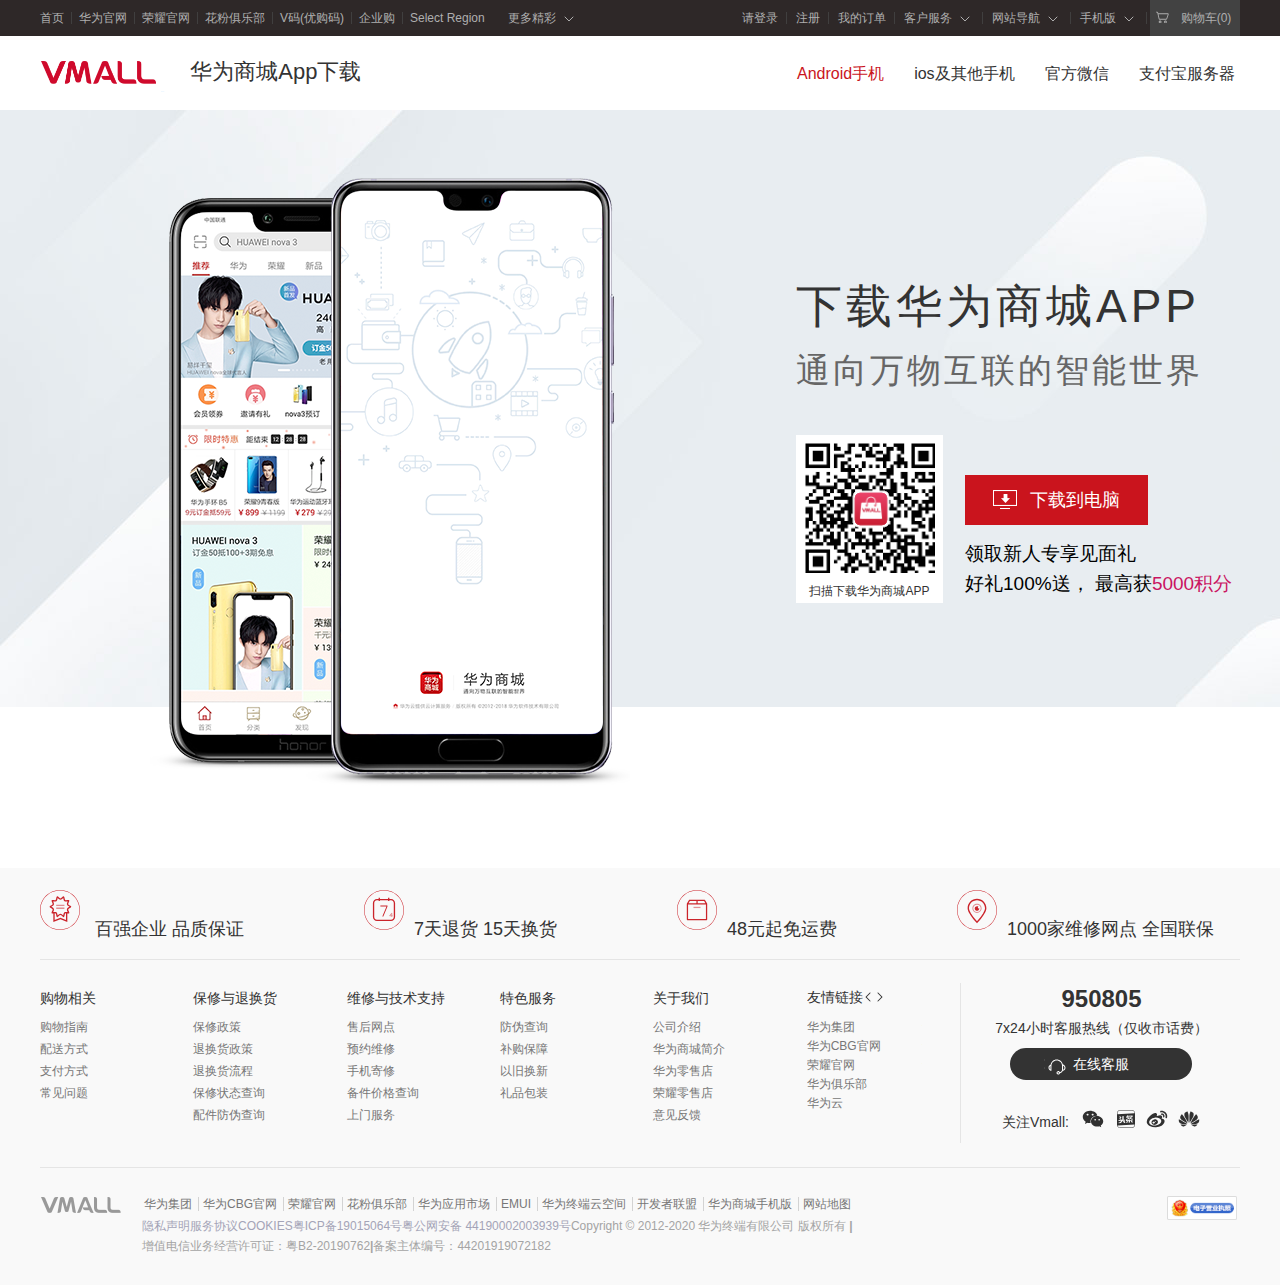
<file: mallapp.html>
<!DOCTYPE html>
<html lang="en">

<head>
    <meta charset="UTF-8">
    <meta name="viewport" content="width=device-width, initial-scale=1.0">
    <title>【华为商城手机客户端】我的掌上抢购神器、APP下载 - 华为商城</title>
    <link rel="stylesheet" href="./css/reset.css">
    <link rel="stylesheet" href="./css/common.css">
    <link rel="stylesheet" href="/css/index.css">
    <link rel="icon" href="./images/vmall_ico.ico">
    <link rel="stylesheet" href="/fonts/iconfont.css">
    <link rel="stylesheet" href="./css/mallapp.css">
</head>

<body>

    <!-- vmall-头部导航栏 -->
    <div class="vmall_title">
        <div class="vmall_title_bigbox">
            <!-- vmall-导航栏左边部分 -->
            <div class="vmall_title_bigbox_left">
                <ul class="vmall_title_nav">
                    <li><a href="#">首页</a></li>
                    <li><a href="#">华为官网</a></li>
                    <li><a href="#">荣耀官网</a></li>
                    <li><a href="#">花粉俱乐部</a></li>
                    <li><a href="#">V码(优购码)</a></li>
                    <li><a href="#">企业购</a></li>
                    <li><a href="#">Select Region</a></li>
                    <li class="more_nb_box"><a href="#">更多精彩<i></i></a>
                        <div class="more_nb">
                            <ul>
                                <li><a href="#">EMUI</a></li>
                                <li><a href="#">应用市场</a></li>
                                <li><a href="#">华为终端云空间</a></li>
                                <li><a href="#">开发者联盟</a></li>
                            </ul>
                        </div>
                    </li>
                </ul>
            </div>
            <!-- vmall—导航栏右侧的部分 -->
            <div class="vmall_title_right">
                <ul class="vmall_title_right_nav">
                    <li class="h"><a href="#">请登录</a></li>
                    <li class="h"><a href="#">注册</a></li>
                    <li class="h"><a href="#">我的订单</a></li>
                    <li class="cs_center"><a href="">客户服务<i></i></a>
                        <ul class="cs_center_box">
                            <li><a href="#">客服中心</a></li>
                            <li><a href="#">联系客服</a></li>
                        </ul>
                    </li>
                    <li class="web_nav"><a href="#">网站导航<i></i></a>
                        <div class="web_nav_box">
                            <div class="web_nav_boxs">
                                <a href=""> <i></i></a>
                                <div class="web_nav_boxto_s"><a href="">商城首页</a> </div>
                            </div>
                            <div class="web_nav_boxs">
                                <p class="web_nav_boxto_p">频道</p>
                                <div class="web_nav_boxto">
                                    <div class="web_nav_boxtos"><a href="#">华为专区</a></div>
                                    <div class="web_nav_boxtos"><a href="#">荣耀专区</a></div>
                                    <div class="web_nav_boxtos"><a href="#">企业购</a></div>
                                </div>
                            </div>
                            <div class="web_nav_boxs">
                                <div class="web_nav_boxto_c">产品</div>
                                <div class="web_nav_boxto_c-smallbox">
                                    <div class="web_nav_boxto-c">
                                        <div class="web_nav_boxtos"><a href="#">手机</a></div>
                                        <div class="web_nav_boxtos"><a href="#">笔记本</a></div>
                                        <div class="web_nav_boxtos"><a href="#">智能家居</a></div>
                                        <div class="web_nav_boxtos"><a href="#">耳机音箱</a></div>
                                        <div class="web_nav_boxtos"><a href="#">生态产品</a></div>
                                    </div>
                                    <div class="web_nav_boxto-c">
                                        <div class="web_nav_boxtos"><a href="#">平板</a></div>
                                        <div class="web_nav_boxtos"><a href="#">智能穿戴</a></div>
                                        <div class="web_nav_boxtos"><a href="#">智慧屏</a></div>
                                        <div class="web_nav_boxtos"><a href="#">热销配件</a></div>
                                        <div class="web_nav_boxtos"><a href="#">增值服务</a></div>
                                    </div>
                                </div>

                            </div>
                            <div class="web_nav_boxs">
                                <div class="web_nav_boxto_f">增值服务</div>
                                <div class="web_nav_boxto">
                                    <div class="web_nav_boxtos"><a href="#">以旧换新</a></div>
                                    <div class="web_nav_boxtos"><a href="#">补购保障</a></div>
                                    <div class="web_nav_boxtos"><a href="#">一口价换电池</a></div>
                                </div>
                            </div>
                            <div class="web_nav_boxs">
                                <div class="web_nav_boxto_p">会员</div>
                                <div class="web_nav_boxto">
                                    <div class="web_nav_boxtos"><a href="">会员频道</a></div>
                                </div>
                            </div>
                        </div>
                    </li>
                    <li class="phone_nav"><a href="#">手机版<i></i></a>
                        <div class="phone_nav_box">
                            <div class="phone_box-boxs">
                                <div class="phone_nav_box_left">
                                    <a href="mallapp.html">
                                        <img src="./images/phone_nav_pak.png" alt="">
                                    </a>
                                </div>
                                <div class="phone_nav_box_right">
                                    <h2>华为商城APP</h2>
                                    <p>新人专享好礼
                                        <br>
                                        最高5000积分
                                    </p>
                                    <span class="Android-icon"></span>
                                    <span class="iphone-icon"></span>
                                    <span class="WeChat-icon"></span>
                                </div>
                            </div>
                            <div class="phone_box-boxs">
                                <div class="phone_nav_box_left">
                                    <img src="./images/phone_Mall.jpg" alt="">
                                </div>
                                <div class="phone_nav_box_right">
                                    <h2>华为公众号</h2>
                                    <p class="phone_nav_box_right-p">微信扫一扫</p>
                                    <br>

                                    <span class="WeChat-icon"></span>
                                </div>
                            </div>
                            <div class="phone_box-boxs">
                                <div class="phone_nav_box_left">
                                    <img src="./images/phone_wexin.jpg" alt="">
                                </div>
                                <div class="phone_nav_box_right">
                                    <h2>微信小程序</h2>

                                    <span class="WeChat-icon"></span>
                                </div>
                            </div>
                        </div>
                    </li>
                    <li class="car_nav"><a href="#"><span></span> 购物车(0)</a>
                        <div class="car_m">
                            <p class="car_nav-c">
                                <span></span>
                            </p>
                            <p class="car_nav-k">
                                您的购物车是空的，赶紧选购吧~
                            </p>
                        </div>


                    </li>
                </ul>
            </div>
        </div>
    </div>
    <!--  logo区域 -->
    <div class="vmall_logo">
        <div class="vmall_logo-box">
            <div class="vmall_logo_left">
                <div class="vmall_logo-l">
                    <a href="">
                        <img src="./images/mallapp_images/mall——logo.png" alt="">
                    </a>
                    <span>华为商城App下载</span>
                </div>
            </div>
            <div class="vmall_logo_right">
                <ul>
                    <li><a href=""> Android手机</a></li>
                    <li><a href="">ios及其他手机</a></li>
                    <li><a href="">官方微信</a></li>
                    <li><a href="">支付宝服务器</a></li>
                </ul>
            </div>

        </div>
    </div>
    <!-- background 背景区域 -->
    <div class="background_center">
        <div class="background_c">
            <div class="background_left">
                <img src="./images/mallapp_images/mallapp_medo.png" alt="">
            </div>
            <div class="background_right">
                <div class="background_a">
                    <H2>下载华为商城APP</H2>
                    <span>通向万物互联的智能世界</span>
                </div>
                <div class="background_b">
                    <div class="background_b_a">
                        <img src="./images/mallapp_images/mallapp-appmall.png" alt="">
                        <span>扫描下载华为商城APP</span>
                    </div>
                    <div class="background_b_b">
                        <p class="background_b_b-x">
                            <a href=" https://res.vmallres.com/vmallclient/HwVmalls5jCjHrxHxAQN1ZfrNGk.apk"
                                download=" https://res.vmallres.com/vmallclient/HwVmalls5jCjHrxHxAQN1ZfrNGk.apk">
                                下载到电脑</a>

                        </p>
                        <div class="background_b_b-l">
                            <span>
                                <p>领取新人专享见面礼</p>
                                <p>好礼100%送， 最高获<span class="red">5000积分</span> </p>
                            </span>
                        </div>
                    </div>
                </div>
            </div>
        </div>
    </div>
    <!-- 空白区间 -->
    <hr class="hrr">
    <!-- 百强企业 -->
    <div class="mall_top">
        <div class="mall_top-a">
            <ul>
                <li class="mall_top-s1">
                    <a href="#">
                        <i></i>
                        <span> 百强企业 品质保证</span>
                    </a>
                </li>
                <li class="mall_top-s2">
                    <a href="#">
                        <i></i>
                        <span>7天退货 15天换货</span>
                    </a>
                </li>
                <li class="mall_top-s3">
                    <a href="#">
                        <i></i>
                        <span>48元起免运费</span>
                    </a>
                </li>
                <li class="mall_top-s4">
                    <a href="#">
                        <i></i>
                        <span>1000家维修网点 全国联保</span>
                    </a>
                </li>
            </ul>
        </div>
    </div>
    <!--购物热线 -->
    <div class="mall_hort">
        <div class="mall_hort-center">
            <div class="mall_hort-l">
                <dl class="hort_s1">
                    <dt>
                        <p>购物相关</p>
                    </dt>
                    <dd>
                        <ol>
                            <li><a href="#">购物指南</a></li>
                            <li><a href="#">配送方式</a></li>
                            <li><a href="#">支付方式</a></li>
                            <li><a href="#">常见问题</a></li>
                        </ol>
                    </dd>
                </dl>
                <dl class="hort_s2">
                    <dt>
                        <p>保修与退换货</p>
                    </dt>
                    <dd>
                        <ol>
                            <li><a href="#">保修政策</a></li>
                            <li><a href="#">退换货政策</a></li>
                            <li><a href="#">退换货流程</a></li>
                            <li><a href="#">保修状态查询</a></li>
                            <li><a href="#">配件防伪查询</a></li>
                        </ol>
                    </dd>
                </dl>
                <dl class="hort_s3">
                    <dt>
                        <p>维修与技术支持</p>
                    </dt>
                    <dd>
                        <ol>
                            <li><a href="#">售后网点</a></li>
                            <li><a href="#">预约维修</a></li>
                            <li><a href="#">手机寄修</a></li>
                            <li><a href="#">备件价格查询</a></li>
                            <li><a href="#">上门服务</a></li>
                        </ol>
                    </dd>
                </dl>
                <dl class="hort_s4">
                    <dt>
                        <p>特色服务</p>
                    </dt>
                    <dd>
                        <ol>
                            <li><a href="#">防伪查询</a></li>
                            <li><a href="#">补购保障</a></li>
                            <li><a href="#">以旧换新</a></li>
                            <li><a href="#">礼品包装</a></li>
                        </ol>
                    </dd>
                </dl>
                <dl class="hort_s5">
                    <dt>
                        <p>关于我们</p>
                    </dt>
                    <dd>
                        <ol>
                            <li><a href="#">公司介绍</a></li>
                            <li><a href="#">华为商城简介</a></li>
                            <li><a href="#">华为零售店</a></li>
                            <li><a href="#">荣耀零售店</a></li>
                            <li><a href="#">意见反馈</a></li>
                        </ol>
                    </dd>
                </dl>
                <!-- <dl class="hort_s6">

                    <dt class="relative">
                        <p class="hort_title">友情链接
                            <p class="button">
                                <span class="button_a">
                                    》
                                </span>
                                <span class="button_b">
                                    《
                                </span>
                            </p>
                        </p>
                    </dt>
                    <dd class="fa">
                        <ol class="fa_a">
                            <li><a href="#">华为集团</a></li>
                            <li><a href="#">华为CBG官网</a></li>
                            <li><a href="#">荣耀官网</a></li>
                            <li><a href="#">华为俱乐部</a></li>
                            <li><a href="">华为云</a></li>
                        </ol>
                        <ol class="fa_b">
                            <li><a href="">华为应用市场</a></li>
                            <li><a href="">华为心声社区</a></li>
                            <li><a href="">华为海洋</a></li>
                        </ol>
                    </dd>
                </dl> -->
                <div id="box">
                    <h3>友情链接<i id="btn_a"></i><i id="btn_b"></i> </h3>
                  
                    <div id="unit">
                        <div id="hw_a">
                            <ul>
                                <li><a href="#">华为集团</a></li>
                                <li><a href="#">华为CBG官网</a></li>
                                <li><a href="#">荣耀官网</a></li>
                                <li><a href="#">华为俱乐部</a></li>
                                <li><a href="#">华为云</a></li>
                            </ul>
                        </div>
                        <div id="hw_b">
                            <ul>
                                <li><a href="">华为应用市场</a></li>
                                <li><a href="">华为心声社区</a></li>
                                <li><a href="">华为海洋</a></li>
                            </ul>
                        </div>
                    </div>

                </div>
            </div>
            <!-- 在线客服 -->
            <div class="online_service">
                <div class="online_top">
                    <h1>950805</h1>
                    <p>7x24小时客服热线（仅收市话费）</p>
                    <a href=""><span></span>
                        在线客服</a>
                </div>
                <div class="online_bottom">
                    <span>关注Vmall:</span>
                    <ul>
                        <li><a href="">
                                <img src="./images/mallapp_images/mall_on.jpg" alt="">
                            </a></li>
                        <li><a href=""></a></li>
                        <li><a href=""></a></li>
                        <li><a href=""></a></li>
                    </ul>
                </div>
            </div>
        </div>
    </div>
    <!-- 华为集团 -->
    <div class="vmall_group">
        <div class="vmall_group-center">
            <div class="vmall_group-box">
                <p class="group_s1">
                    <a href="#">
                        <img src="./images/mallapp_images/bottom_logo.png" alt="">
                    </a>
                </p>
                <div class="group_s2">
                    <ul>
                        <li><a href="#">华为集团</a></li>
                        <li><a href="#">华为CBG官网</a></li>
                        <li><a href="#">荣耀官网</a></li>
                        <li><a href="#">花粉俱乐部</a></li>
                        <li><a href="#">华为应用市场</a></li>
                        <li><a href="#">EMUI</a></li>
                        <li><a href="#">华为终端云空间</a></li>
                        <li><a href="#">开发者联盟</a></li>
                        <li><a href="#">华为商城手机版</a></li>
                        <li><a href="#">网站地图</a></li>
                    </ul>
                 
                    <a href="#"title="隐私声明">隐私声明</a> <a href="" rel="nofollow"
                        target="_blank" title="服务协议">服务协议</a> <a href="" rel="nofollow" target="_blank"
                        title="COOKIES">COOKIES</a> Copyright © 2012-<span id="j-copyrightyear">2020</span> 华为终端有限公司
                    版权所有 <a href="#" target="_blank">粤ICP备19015064号</a><em>|</em><a href="" target="_blank">粤公网安备
                        44190002003939号</a><br>增值电信业务经营许可证：粤B2-20190762<em>|</em>备案主体编号：44201919072182
                </div>
                <p class="group_s3">
                    <a href="#">
                        <img src="./images/mallapp_images/vmall_yyzz.png" alt="">
                    </a>
                </p>
            </div>
        </div>
    </div>
    <script src="./lib/jquery-3.4.1.min.js"></script>
    <script src="./js/mallapp.js"></script>
</body>

</html>
</file>
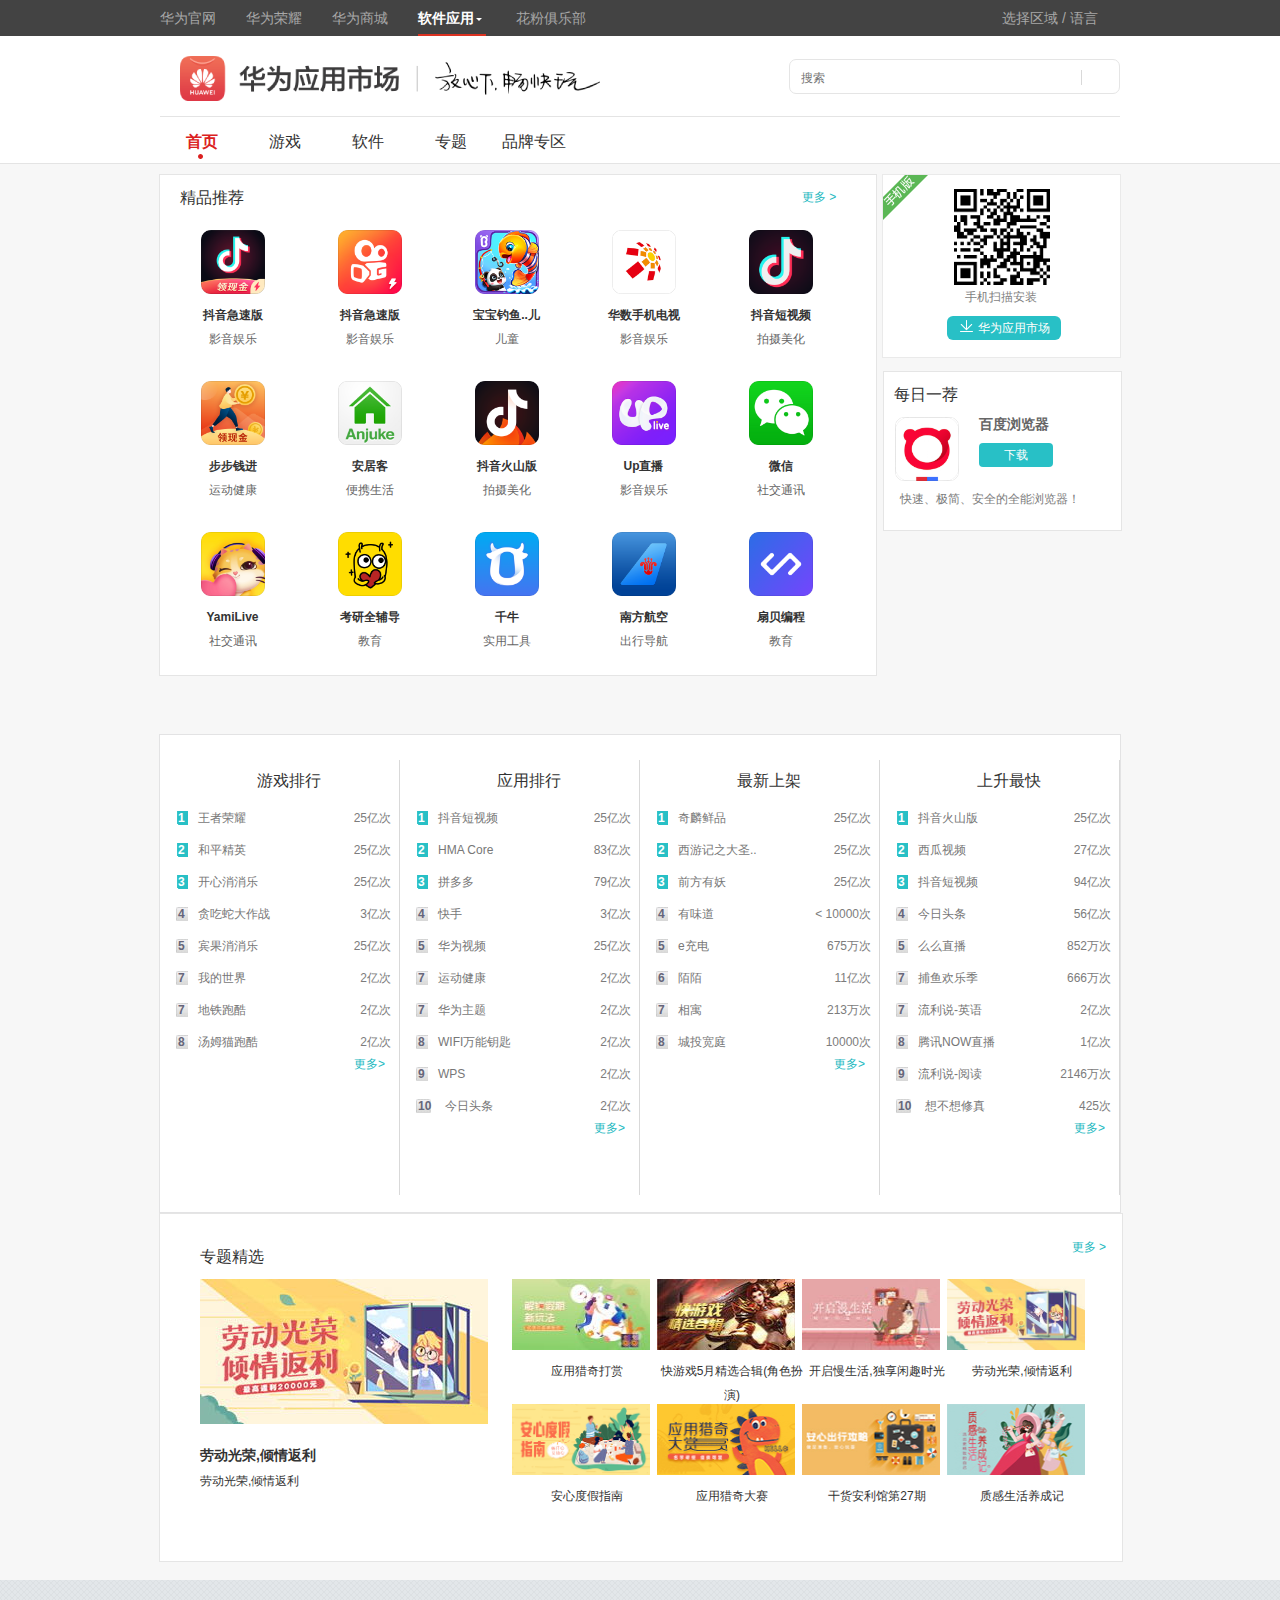
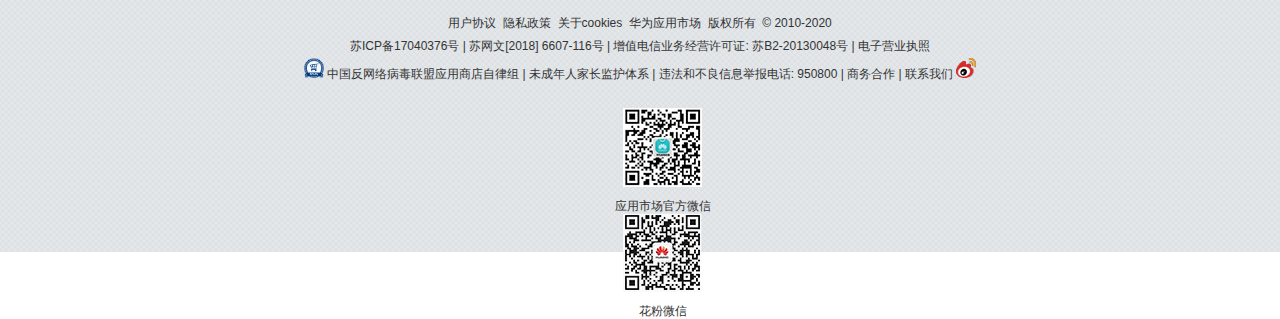
<file: market.html>
<!DOCTYPE html>
<html lang="en">

<head>
    <meta charset="UTF-8">
    <meta name="viewport" content="width=device-width, initial-scale=1.0">
    <title>华为应用市场 - 华为官方安卓市场</title>
    <link rel="stylesheet" href="./css/reset.css">
    <link rel="stylesheet" href="./css/common.css">
    <link rel="stylesheet" href="/css/index.css">
    <link rel="icon" href="./images/vmall_ico.ico">
    <link rel="stylesheet" href="/fonts/iconfont.css">
    <link rel="stylesheet" href="./css/mallapp.css">
    <link rel="stylesheet" href="./css/market.css">
</head>

<body>

    <!--  头部导航 -->
    <div class="market_title">
        <div class="market_title_center">
            <!-- 左边导航 -->
            <div class="market_title_left">
                <ul>
                    <li><a href="#">华为官网</a></li>
                    <li><a href="#">华为荣耀</a></li>
                    <li><a href="#">华为商城</a></li>
                    <li class="market_title_left_a">
                        <a href="#" id="market_title_left_fff">软件应用</a>
                        <div class="soft-info-arrow" id="soft-info"></div>
                        <ul class="market_title_left_s">
                            <li><a href="#">EMUI</a></li>
                            <li><a href="#">华为终端云空间</a></li>
                            <li><a href="#">应用市场</a></li>
                            <li><a href="#">天际通</a></li>
                            <li><a href="#">开发者联盟</a></li>
                        </ul>
                    </li>
                    <li><a href="#">花粉俱乐部</a></li>

                </ul>
            </div>
            <!-- 右边导航 -->
            <div class="market_title_right">
                <ul>
                    <li class="market_title_right_a"><a href="#">选择区域 / 语言</a>
                        <ul class="market_title_right-s">
                            <li><a href="#">中文</a></li>
                            <li><a href="#">English</a></li>
                        </ul>
                    </li>
                </ul>
            </div>
        </div>
    </div>
    <!-- 头部logo -->
    <div class="market_logo">
        <div class="market_logo_center">
            <div class="market_logo_left">
                <a href="#">
                    <img src="./images/market/market_logo.png" alt="">
                </a>
            </div>
            <!-- 右边的搜索框 -->
            <div class="market_logo_right">
                <input type="text" class="market_logo_input" placeholder="搜索">
                <button class="btn">
                    <span class="iconfont">&#xe60f;</span>
                </button>
            </div>
        </div>
    </div>
    <!--筋斗云导航  -->
    <div class="jdy">
        <div class="nav">
            <span id="cloud"></span>
            <ul id="navBar">
                <li><a href="#">首页</a></li>
                <li><a href="#">游戏</a></li>
                <li><a href="#">软件</a></li>
                <li><a href="#">专题</a></li>
                <li><a href="#">品牌专区</a></li>
            </ul>
        </div>
    </div>
    <!-- 内容主体 -->
    <div class="main">
        <div class="main_center">
            <!-- 精品推荐 -->
            <div class="Boutique">
                <!-- 左边的 -->
                <div class="Boutique_left">
                    <div class="Boutique_left_box">
                        <div class="Boutique_left_a">
                            <span>精品推荐</span>
                        </div>
                        <div class="Boutique_left_b">
                            <span>更多 ></span>
                        </div>
                    </div>
                    <!-- 下面的app -->
                    <div class="boutique_all_app">
                        <!-- 抖音急速版 01 -->
                        <ul class="boutique_all_app_ul">
                            <li class="boutique_all_app_li">
                                <a href="#">
                                    <img src="/images/market/douyin.png" alt="">
                                </a>
                            </li>
                            <li class="boutique_all_app_li_a">
                                <a href="#">抖音急速版</a>
                            </li>
                            <li class="boutique_all_app_li_b">
                                影音娱乐
                            </li>
                            <li class="boutique_all_app_li_x">
                                <a href="#"><span>下载</span></a>
                            </li>
                        </ul>
                        <!-- 快手急速版 -->
                        <ul class="boutique_all_app_ul">
                            <li class="boutique_all_app_li">
                                <a href="#">
                                    <img src="/images/market/d1.png" alt="">
                                </a>
                            </li>
                            <li class="boutique_all_app_li_a">
                                <a href="#">抖音急速版</a>
                            </li>
                            <li class="boutique_all_app_li_b">
                                影音娱乐
                            </li>
                            <li class="boutique_all_app_li_x">
                                <a href="#"><span>下载</span></a>
                            </li>
                        </ul>
                        <!-- 宝宝钓鱼 -->
                        <ul class="boutique_all_app_ul">
                            <li class="boutique_all_app_li">
                                <a href="#">
                                    <img src="/images/market/d2.png" alt="">
                                </a>
                            </li>
                            <li class="boutique_all_app_li_a">
                                <a href="#" title="宝宝钓鱼-儿童鱼类早教启蒙">宝宝钓鱼..儿</a>
                            </li>
                            <li class="boutique_all_app_li_b">
                                儿童
                            </li>
                            <li class="boutique_all_app_li_x">
                                <a href="#"><span>下载</span></a>
                            </li>
                        </ul>
                        <!--  华硕手机电视-->
                        <ul class="boutique_all_app_ul">
                            <li class="boutique_all_app_li">
                                <a href="#">
                                    <img src="/images/market/d3.png" alt="">
                                </a>
                            </li>
                            <li class="boutique_all_app_li_a">
                                <a href="#">华数手机电视</a>
                            </li>
                            <li class="boutique_all_app_li_b">
                                影音娱乐
                            </li>
                            <li class="boutique_all_app_li_x">
                                <a href="#"><span>下载</span></a>
                            </li>
                        </ul>
                        <!-- 抖音短视频 -->
                        <ul class="boutique_all_app_ul">
                            <li class="boutique_all_app_li">
                                <a href="#">
                                    <img src="/images/market/d4.png" alt="">
                                </a>
                            </li>
                            <li class="boutique_all_app_li_a">
                                <a href="#">抖音短视频</a>
                            </li>
                            <li class="boutique_all_app_li_b">
                                拍摄美化
                            </li>
                            <li class="boutique_all_app_li_x">
                                <a href="#"><span>下载</span></a>
                            </li>
                        </ul>
                        <!-- 步步钱进 -->
                        <ul class="boutique_all_app_ul">
                            <li class="boutique_all_app_li">
                                <a href="#">
                                    <img src="/images/market/d5.png" alt="">
                                </a>
                            </li>
                            <li class="boutique_all_app_li_a">
                                <a href="#">步步钱进</a>
                            </li>
                            <li class="boutique_all_app_li_b">
                                运动健康
                            </li>
                            <li class="boutique_all_app_li_x">
                                <a href="#"><span>下载</span></a>
                            </li>
                        </ul>
                        <!-- 安居客 -->
                        <ul class="boutique_all_app_ul">
                            <li class="boutique_all_app_li">
                                <a href="#">
                                    <img src="/images/market/d6.png" alt="">
                                </a>
                            </li>
                            <li class="boutique_all_app_li_a">
                                <a href="#">安居客</a>
                            </li>
                            <li class="boutique_all_app_li_b">
                                便携生活
                            </li>
                            <li class="boutique_all_app_li_x">
                                <a href="#"><span>下载</span></a>
                            </li>
                        </ul>
                        <!-- 抖音火山版 -->
                        <ul class="boutique_all_app_ul">
                            <li class="boutique_all_app_li">
                                <a href="#">
                                    <img src="/images/market/dyhsb.png" alt="">
                                </a>
                            </li>
                            <li class="boutique_all_app_li_a">
                                <a href="#">抖音火山版</a>
                            </li>
                            <li class="boutique_all_app_li_b">
                                拍摄美化
                            </li>
                            <li class="boutique_all_app_li_x">
                                <a href="#"><span>下载</span></a>
                            </li>
                        </ul>
                        <!-- Up直播 -->
                        <ul class="boutique_all_app_ul">
                            <li class="boutique_all_app_li">
                                <a href="#">
                                    <img src="/images/market/d8.png" alt="">
                                </a>
                            </li>
                            <li class="boutique_all_app_li_a">
                                <a href="#">Up直播</a>
                            </li>
                            <li class="boutique_all_app_li_b">
                                影音娱乐
                            </li>
                            <li class="boutique_all_app_li_x">
                                <a href="#"><span>下载</span></a>
                            </li>
                        </ul>
                        <!-- 微信 -->
                        <ul class="boutique_all_app_ul">
                            <li class="boutique_all_app_li">
                                <a href="#">
                                    <img src="/images/market/d9.png" alt="">
                                </a>
                            </li>
                            <li class="boutique_all_app_li_a">
                                <a href="#">微信</a>
                            </li>
                            <li class="boutique_all_app_li_b">
                                社交通讯
                            </li>
                            <li class="boutique_all_app_li_x">
                                <a href="#"><span>下载</span></a>
                            </li>
                        </ul>
                        <!--    YamiLive -->
                        <ul class="boutique_all_app_ul">
                            <li class="boutique_all_app_li">
                                <a href="#">
                                    <img src="/images/market/d10.png" alt="">
                                </a>
                            </li>
                            <li class="boutique_all_app_li_a">
                                <a href="#">YamiLive</a>
                            </li>
                            <li class="boutique_all_app_li_b">
                                社交通讯
                            </li>
                            <li class="boutique_all_app_li_x">
                                <a href="#"><span>下载</span></a>
                            </li>
                        </ul>
                        <!-- 考研全辅导 -->
                        <ul class="boutique_all_app_ul">
                            <li class="boutique_all_app_li">
                                <a href="#">
                                    <img src="/images/market/d11.png" alt="">
                                </a>
                            </li>
                            <li class="boutique_all_app_li_a">
                                <a href="#">考研全辅导</a>
                            </li>
                            <li class="boutique_all_app_li_b">
                                教育
                            </li>
                            <li class="boutique_all_app_li_x">
                                <a href="#"><span>下载</span></a>
                            </li>
                        </ul>
                        <!-- 千牛 -->
                        <ul class="boutique_all_app_ul">
                            <li class="boutique_all_app_li">
                                <a href="#">
                                    <img src="/images/market/d12.png" alt="">
                                </a>
                            </li>
                            <li class="boutique_all_app_li_a">
                                <a href="#">千牛</a>
                            </li>
                            <li class="boutique_all_app_li_b">
                                实用工具
                            </li>
                            <li class="boutique_all_app_li_x">
                                <a href="#"><span>下载</span></a>
                            </li>
                        </ul>
                        <!-- 南方航空 -->
                        <ul class="boutique_all_app_ul">
                            <li class="boutique_all_app_li">
                                <a href="#">
                                    <img src="/images/market/d13.png" alt="">
                                </a>
                            </li>
                            <li class="boutique_all_app_li_a">
                                <a href="#">南方航空</a>
                            </li>
                            <li class="boutique_all_app_li_b">
                                出行导航
                            </li>
                            <li class="boutique_all_app_li_x">
                                <a href="#"><span>下载</span></a>
                            </li>
                        </ul>
                        <!-- 扇贝编程 -->
                        <ul class="boutique_all_app_ul">
                            <li class="boutique_all_app_li">
                                <a href="#">
                                    <img src="/images/market/d14.png" alt="">
                                </a>
                            </li>
                            <li class="boutique_all_app_li_a">
                                <a href="#">扇贝编程</a>
                            </li>
                            <li class="boutique_all_app_li_b">
                                教育
                            </li>
                            <li class="boutique_all_app_li_x">
                                <a href="#"><span>下载</span></a>
                            </li>
                        </ul>
                    </div>

                </div>

            </div>
            <!-- 右边的 -->
            <div class="Boutique_right">
                <!-- 第一个 -->
                <div class="Boutique_right_a">
                    <div class="Boutique_right_aa">
                        <div class="Boutique_right_b">
                            <span>手机扫描安装</span>
                            <div class="Boutique_right_c">
                                <span>
                                    <img src="/images/market/load.png" alt="">
                                    <a href="#">华为应用市场</a></span>
                            </div>

                        </div>
                    </div>



                </div>
                <h5></h5>
                <!-- 第二个 -->
                <div class="market_right_box">
                    <div class="market_right_box_mr">
                        <span>每日一荐</span>
                    </div>
                    <div class="market_right_box_bd_box">
                        <div class="market_right_box_bd">
                            <img src="/images/market/market_right_box_bd.png" alt="">
                        </div>
                        <div class="market_right_box_llq">
                            <p><a href="">百度浏览器</a></p>
                            <h5></h5>
                            <a href="">下载</a>
                        </div>

                    </div>
                    <div class="market_right_box_ks">
                        快速、极简、安全的全能浏览器！
                    </div>

                </div>
            </div>

        </div>
        <!-- app排行榜 -->
        <div class="banking">
            <!-- 排行榜版心 -->
            <div class="banking_center">
                <!-- 第一板块 -->
                <div class="banking_one_box">
                    <!-- 第一板块的游戏排行 -->
                    <div class="banking_one_box_p">
                        游戏排行
                    </div>
                    <!-- 王者荣耀 -->
                    <!-- 显 -->
                    <div class="banking_one_box_a_aa_b  wz">
                        <em>1</em>
                        <a href="">王者荣耀</a>
                        <span>25亿次</span>
                    </div>
                    <!-- 隐藏 -->
                    <div class="banking_one_box_a_b">
                        <div class="banking_one_box_a_a_b">
                            <em>1</em>
                        </div>
                        <div class="banking_one_box_b_a_b">
                            <img src="./images/market/wanzhe.png" alt="">
                        </div>
                        <div class="banking_one_box_b_b">
                            <p>王者荣耀</p>
                            <a href="">下载</a>
                        </div>
                    </div>
                    <!-- 和平精英 -->
                    <!-- 显 -->
                    <div class="banking_one_box_a_aa_b  ">
                        <em>2</em>
                        <a href="">和平精英</a>
                        <span>25亿次</span>
                    </div>
                    <!-- 隐藏 -->
                    <div class="banking_one_box_a_b">
                        <div class="banking_one_box_a_a_b">
                            <em>2</em>
                        </div>
                        <div class="banking_one_box_b_a_b">
                            <img src="./images/market/hepingjingying.png" alt="">
                        </div>
                        <div class="banking_one_box_b_b">
                            <p>和平精英</p>
                            <a href="">下载</a>
                        </div>
                    </div>


                    <!-- 开心消消乐 -->
                    <div class="banking_one_box_a_aa_b">
                        <em>3</em>
                        <a href="">开心消消乐</a>
                        <span>25亿次</span>
                    </div>
                    <div class="banking_one_box_a_b">
                        <div class="banking_one_box_a_a_b">
                            <em>3</em>
                        </div>
                        <div class="banking_one_box_b_a_b">
                            <img src="./images/market/kaixinxiaoxiaole.png" alt="">
                        </div>
                        <div class="banking_one_box_b_b">
                            <p>开心消消乐</p>
                            <a href="">下载</a>
                        </div>
                    </div>

                    <!-- 贪吃蛇大作战@ -->
                    <div class="banking_one_box_a_aa_b">
                        <em id="s">4</em>
                        <a href="">贪吃蛇大作战</a>
                        <span>3亿次</span>
                    </div>
                    <div class="banking_one_box_a_b">
                        <div class="banking_one_box_a_a_b">
                            <em id="s">4</em>
                        </div>
                        <div class="banking_one_box_b_a_b">
                            <img src="./images/market/tanchishe.png" alt="">
                        </div>
                        <div class="banking_one_box_b_b">
                            <p>贪吃蛇大作战</p>
                            <a href="">下载</a>
                        </div>
                    </div>


                    <!-- 宾果消消乐 -->
                    <div class="banking_one_box_a_aa_b">
                        <em id="s">5</em>
                        <a href="">宾果消消乐</a>
                        <span>25亿次</span>
                    </div>
                    <div class="banking_one_box_a_b">
                        <div class="banking_one_box_a_a_b">
                            <em id="s">5</em>
                        </div>
                        <div class="banking_one_box_b_a_b">
                            <img src="./images/market/binguo.png" alt="">
                        </div>
                        <div class="banking_one_box_b_b">
                            <p>宾果消消乐</p>
                            <a href="">下载</a>
                        </div>
                    </div>


                    <!-- 我的世界 -->
                    <div class="banking_one_box_a_aa_b">
                        <em id="s">7</em>
                        <a href="">我的世界</a>
                        <span>2亿次</span>
                    </div>
                    <div class="banking_one_box_a_b">
                        <div class="banking_one_box_a_a_b">
                            <em id="s">7</em>
                        </div>
                        <div class="banking_one_box_b_a_b">
                            <img src="./images/market/wodeshijie.png" alt="">
                        </div>
                        <div class="banking_one_box_b_b">
                            <p>我的世界</p>
                            <a href="">下载</a>
                        </div>
                    </div>


                    <!-- 地铁跑酷 -->
                    <div class="banking_one_box_a_aa_b">
                        <em id="s">7</em>
                        <a href="">地铁跑酷</a>
                        <span>2亿次</span>
                    </div>
                    <div class="banking_one_box_a_b">
                        <div class="banking_one_box_a_a_b">
                            <em id="s">7</em>
                        </div>
                        <div class="banking_one_box_b_a_b">
                            <img src="./images/market/ditiepaoku.png" alt="">
                        </div>
                        <div class="banking_one_box_b_b">
                            <p>地铁跑酷</p>
                            <a href="">下载</a>
                        </div>
                    </div>


                    <!-- 汤姆猫跑酷 -->
                    <div class="banking_one_box_a_aa_b">
                        <em id="s">8</em>
                        <a href="">汤姆猫跑酷</a>
                        <span>2亿次</span>
                    </div>
                    <div class="banking_one_box_a_b">
                        <div class="banking_one_box_a_a_b">
                            <em id="s">8</em>
                        </div>
                        <div class="banking_one_box_b_a_b">
                            <img src="./images/market/tangmumao.png" alt="">
                        </div>
                        <div class="banking_one_box_b_b">
                            <p>汤姆猫跑酷</p>
                            <a href="">下载</a>
                        </div>
                    </div>
                    <!-- 更多 -->
                    <div class="gd">
                        <a href="">更多></a>
                    </div>




                </div>
                <!-- 第二板块 -->
                <div class="banking_one_box">
                    <!-- 第二板块的游戏排行 -->
                    <div class="banking_one_box_p">
                        应用排行
                    </div>
                    <!-- 抖音短视频 -->
                    <!-- 显 -->
                    <div class="banking_one_box_a_aa_b  wz">
                        <em>1</em>
                        <a href="">抖音短视频</a>
                        <span>25亿次</span>
                    </div>
                    <!-- 隐藏 -->
                    <div class="banking_one_box_a_b">
                        <div class="banking_one_box_a_a_b">
                            <em>1</em>
                        </div>
                        <div class="banking_one_box_b_a_b">
                            <img src="./images/market/dy.png" alt="">
                        </div>
                        <div class="banking_one_box_b_b">
                            <p>抖音短视频</p>
                            <a href="">下载</a>
                        </div>
                    </div>
                    <!-- HMA Core -->
                    <!-- 显 -->
                    <div class="banking_one_box_a_aa_b  ">
                        <em>2</em>
                        <a href="">HMA Core</a>
                        <span>83亿次</span>
                    </div>
                    <!-- 隐藏 -->
                    <div class="banking_one_box_a_b">
                        <div class="banking_one_box_a_a_b">
                            <em>2</em>
                        </div>
                        <div class="banking_one_box_b_a_b">
                            <img src="./images/market/HMS.png" alt="">
                        </div>
                        <div class="banking_one_box_b_b">
                            <p>HMA Core</p>
                            <a href="">下载</a>
                        </div>
                    </div>


                    <!-- 拼多多 -->
                    <div class="banking_one_box_a_aa_b">
                        <em>3</em>
                        <a href="">拼多多</a>
                        <span>79亿次</span>
                    </div>
                    <div class="banking_one_box_a_b">
                        <div class="banking_one_box_a_a_b">
                            <em>3</em>
                        </div>
                        <div class="banking_one_box_b_a_b">
                            <img src="./images/market/pinduoduo.png" alt="">
                        </div>
                        <div class="banking_one_box_b_b">
                            <p>拼多多</p>
                            <a href="">下载</a>
                        </div>
                    </div>

                    <!-- 4.快手 -->
                    <div class="banking_one_box_a_aa_b">
                        <em id="s">4</em>
                        <a href="">快手</a>
                        <span>3亿次</span>
                    </div>
                    <div class="banking_one_box_a_b">
                        <div class="banking_one_box_a_a_b">
                            <em id="s">4</em>
                        </div>
                        <div class="banking_one_box_b_a_b">
                            <img src="./images/market/ks.png" alt="">
                        </div>
                        <div class="banking_one_box_b_b">
                            <p>快手</p>
                            <a href="">下载</a>
                        </div>
                    </div>


                    <!-- 5，华为视频 -->
                    <div class="banking_one_box_a_aa_b">
                        <em id="s">5</em>
                        <a href="">华为视频 </a>
                        <span>25亿次</span>
                    </div>
                    <div class="banking_one_box_a_b">
                        <div class="banking_one_box_a_a_b">
                            <em id="s">5</em>
                        </div>
                        <div class="banking_one_box_b_a_b">
                            <img src="./images/market/huaweishipin.png" alt="">
                        </div>
                        <div class="banking_one_box_b_b">
                            <p>华为视频 </p>
                            <a href="">下载</a>
                        </div>
                    </div>


                    <!-- 运动健康 -->
                    <div class="banking_one_box_a_aa_b">
                        <em id="s">7</em>
                        <a href="">运动健康</a>
                        <span>2亿次</span>
                    </div>
                    <div class="banking_one_box_a_b">
                        <div class="banking_one_box_a_a_b">
                            <em id="s">7</em>
                        </div>
                        <div class="banking_one_box_b_a_b">
                            <img src="./images/market/yundongjiankang.png" alt="">
                        </div>
                        <div class="banking_one_box_b_b">
                            <p>运动健康</p>
                            <a href="">下载</a>
                        </div>
                    </div>


                    <!-- 华为主题 -->
                    <div class="banking_one_box_a_aa_b">
                        <em id="s">7</em>
                        <a href="">华为主题</a>
                        <span>2亿次</span>
                    </div>
                    <div class="banking_one_box_a_b">
                        <div class="banking_one_box_a_a_b">
                            <em id="s">7</em>
                        </div>
                        <div class="banking_one_box_b_a_b">
                            <img src="./images/market/huaweizhuti.png" alt="">
                        </div>
                        <div class="banking_one_box_b_b">
                            <p>华为主题</p>
                            <a href="">下载</a>
                        </div>
                    </div>


                    <!-- wifi万能钥匙 -->
                    <div class="banking_one_box_a_aa_b">
                        <em id="s">8</em>
                        <a href="">WIFI万能钥匙</a>
                        <span>2亿次</span>
                    </div>
                    <div class="banking_one_box_a_b">
                        <div class="banking_one_box_a_a_b">
                            <em id="s">8</em>
                        </div>
                        <div class="banking_one_box_b_a_b">
                            <img src="./images/market/wifiyaoshi.png" alt="">
                        </div>
                        <div class="banking_one_box_b_b">
                            <p>WIFI万能钥匙</p>
                            <a href="">下载</a>
                        </div>
                    </div>
                    <!-- wps -->
                    <div class="banking_one_box_a_aa_b">
                        <em id="s">9</em>
                        <a href="">WPS</a>
                        <span>2亿次</span>
                    </div>
                    <div class="banking_one_box_a_b">
                        <div class="banking_one_box_a_a_b">
                            <em id="s">9</em>
                        </div>
                        <div class="banking_one_box_b_a_b">
                            <img src="./images/market/wps.png" alt="">
                        </div>
                        <div class="banking_one_box_b_b">
                            <p>WPS</p>
                            <a href="">下载</a>
                        </div>
                    </div>
                    <!-- 今日头条 -->
                    <div class="banking_one_box_a_aa_b">
                        <em id="s">10</em>
                        <a href="">今日头条</a>
                        <span>2亿次</span>
                    </div>
                    <div class="banking_one_box_a_b">
                        <div class="banking_one_box_a_a_b">
                            <em id="s">10</em>
                        </div>
                        <div class="banking_one_box_b_a_b">
                            <img src="./images/market/jinritoutian.png" alt="">
                        </div>
                        <div class="banking_one_box_b_b">
                            <p>今日头条</p>
                            <a href="">下载</a>
                        </div>
                    </div>
                    <!-- 更多 -->
                    <div class="gd">
                        <a href="">更多></a>
                    </div>




                </div>
                <!-- 第三板块 -->
                <div class="banking_one_box">
                    <!-- 第一板块的游戏排行 -->
                    <div class="banking_one_box_p">
                        最新上架
                    </div>
                    <!-- 奇麟鲜品 -->
                    <!-- 显 -->
                    <div class="banking_one_box_a_aa_b  wz">
                        <em>1</em>
                        <a href="">奇麟鲜品</a>
                        <span>25亿次</span>
                    </div>
                    <!-- 隐藏 -->
                    <div class="banking_one_box_a_b">
                        <div class="banking_one_box_a_a_b">
                            <em>1</em>
                        </div>
                        <div class="banking_one_box_b_a_b">
                            <img src="./images/market/qlxp.png" alt="">
                        </div>
                        <div class="banking_one_box_b_b">
                            <p>奇麟鲜品</p>
                            <a href="">下载</a>
                        </div>
                    </div>
                    <!-- 西游记之大圣归来 -->
                    <!-- 显 -->
                    <div class="banking_one_box_a_aa_b  ">
                        <em>2</em>
                        <a href="" title="西游记之大圣归来">西游记之大圣..</a>
                        <span>25亿次</span>
                    </div>
                    <!-- 隐藏 -->
                    <div class="banking_one_box_a_b">
                        <div class="banking_one_box_a_a_b">
                            <em>2</em>
                        </div>
                        <div class="banking_one_box_b_a_b">
                            <img src="./images/market/xyj.png" alt="">
                        </div>
                        <div class="banking_one_box_b_b">
                            <p>西游记之大圣归来</p>
                            <a href="">下载</a>
                        </div>
                    </div>


                    <!-- 前方有妖 -->
                    <div class="banking_one_box_a_aa_b">
                        <em>3</em>
                        <a href="">前方有妖</a>
                        <span>25亿次</span>
                    </div>
                    <div class="banking_one_box_a_b">
                        <div class="banking_one_box_a_a_b">
                            <em>3</em>
                        </div>
                        <div class="banking_one_box_b_a_b">
                            <img src="./images/market/qfyy.png" alt="">
                        </div>
                        <div class="banking_one_box_b_b">
                            <p>前方有妖</p>
                            <a href="">下载</a>
                        </div>
                    </div>

                    <!-- 有味道 -->
                    <div class="banking_one_box_a_aa_b">
                        <em id="s">4</em>
                        <a href="">有味道</a>
                        <span>
                            < 10000次 </span> </div> <div class="banking_one_box_a_b">
                                <div class="banking_one_box_a_a_b">
                                    <em id="s">4</em>
                                </div>
                                <div class="banking_one_box_b_a_b">
                                    <img src="./images/market/ywd.png" alt="">
                                </div>
                                <div class="banking_one_box_b_b">
                                    <p>有味道</p>
                                    <a href="">下载</a>
                                </div>
                    </div>


                    <!-- e充电 -->
                    <div class="banking_one_box_a_aa_b">
                        <em id="s">5</em>
                        <a href="">e充电</a>
                        <span>675万次</span>
                    </div>
                    <div class="banking_one_box_a_b">
                        <div class="banking_one_box_a_a_b">
                            <em id="s">5</em>
                        </div>
                        <div class="banking_one_box_b_a_b">
                            <img src="./images/market/ecd.png" alt="">
                        </div>
                        <div class="banking_one_box_b_b">
                            <p>e充电</p>
                            <a href="">下载</a>
                        </div>
                    </div>


                    <!-- 陌陌 -->
                    <div class="banking_one_box_a_aa_b">
                        <em id="s">6</em>
                        <a href="">陌陌</a>
                        <span>11亿次</span>
                    </div>
                    <div class="banking_one_box_a_b">
                        <div class="banking_one_box_a_a_b">
                            <em id="s">6</em>
                        </div>
                        <div class="banking_one_box_b_a_b">
                            <img src="./images/market/mm.png" alt="">
                        </div>
                        <div class="banking_one_box_b_b">
                            <p>陌陌</p>
                            <a href="">下载</a>
                        </div>
                    </div>


                    <!-- 相寓 -->
                    <div class="banking_one_box_a_aa_b">
                        <em id="s">7</em>
                        <a href="">相寓</a>
                        <span>213万次</span>
                    </div>
                    <div class="banking_one_box_a_b">
                        <div class="banking_one_box_a_a_b">
                            <em id="s">7</em>
                        </div>
                        <div class="banking_one_box_b_a_b">
                            <img src="./images/market/xy.png" alt="">
                        </div>
                        <div class="banking_one_box_b_b">
                            <p>相寓</p>
                            <a href="">下载</a>
                        </div>
                    </div>


                    <!-- 城投宽庭 -->
                    <div class="banking_one_box_a_aa_b">
                        <em id="s">8</em>
                        <a href="">城投宽庭</a>
                        <span>10000次</span>
                    </div>
                    <div class="banking_one_box_a_b">
                        <div class="banking_one_box_a_a_b">
                            <em id="s">8</em>
                        </div>
                        <div class="banking_one_box_b_a_b">
                            <img src="./images/market/ctkt.png" alt="">
                        </div>
                        <div class="banking_one_box_b_b">
                            <p>城投宽庭</p>
                            <a href="">下载</a>
                        </div>
                    </div>
                    <!-- 更多 -->
                    <div class="gd">
                        <a href="">更多></a>
                    </div>




                </div>
                <!-- 第四板块 -->
                <div class="banking_one_box">
                    <!-- 第四板块的  上升最快 -->
                    <div class="banking_one_box_p">
                        上升最快
                    </div>
                    <!-- 抖音火山版 -->
                    <!-- 显 -->
                    <div class="banking_one_box_a_aa_b  wz">
                        <em>1</em>
                        <a href="">抖音火山版</a>
                        <span>25亿次</span>
                    </div>
                    <!-- 隐藏 -->
                    <div class="banking_one_box_a_b">
                        <div class="banking_one_box_a_a_b">
                            <em>1</em>
                        </div>
                        <div class="banking_one_box_b_a_b">
                            <img src="./images/market/dyhsb.png" alt="">
                        </div>
                        <div class="banking_one_box_b_b">
                            <p>抖音火山版</p>
                            <a href="">下载</a>
                        </div>
                    </div>
                    <!-- 西瓜视频 -->
                    <!-- 显 -->
                    <div class="banking_one_box_a_aa_b  ">
                        <em>2</em>
                        <a href="">西瓜视频</a>
                        <span>27亿次</span>
                    </div>
                    <!-- 隐藏 -->
                    <div class="banking_one_box_a_b">
                        <div class="banking_one_box_a_a_b">
                            <em>2</em>
                        </div>
                        <div class="banking_one_box_b_a_b">
                            <img src="./images/market/xgsp.png" alt="">
                        </div>
                        <div class="banking_one_box_b_b">
                            <p>西瓜视频</p>
                            <a href="">下载</a>
                        </div>
                    </div>


                    <!-- 抖音短视频 -->
                    <div class="banking_one_box_a_aa_b">
                        <em>3</em>
                        <a href="">抖音短视频</a>
                        <span>94亿次</span>
                    </div>
                    <div class="banking_one_box_a_b">
                        <div class="banking_one_box_a_a_b">
                            <em>3</em>
                        </div>
                        <div class="banking_one_box_b_a_b">
                            <img src="./images/market/douyin.png" alt="">
                        </div>
                        <div class="banking_one_box_b_b">
                            <p>抖音短视频</p>
                            <a href="">下载</a>
                        </div>
                    </div>

                    <!-- 今日头条-->
                    <div class="banking_one_box_a_aa_b">
                        <em id="s">4</em>
                        <a href="">今日头条</a>
                        <span>56亿次</span>
                    </div>
                    <div class="banking_one_box_a_b">
                        <div class="banking_one_box_a_a_b">
                            <em id="s">4</em>
                        </div>
                        <div class="banking_one_box_b_a_b">
                            <img src="./images/market/jinritoutian.png" alt="">
                        </div>
                        <div class="banking_one_box_b_b">
                            <p>今日头条</p>
                            <a href="">下载</a>
                        </div>
                    </div>


                    <!-- 么么直播 -->
                    <div class="banking_one_box_a_aa_b">
                        <em id="s">5</em>
                        <a href="">么么直播</a>
                        <span>852万次</span>
                    </div>
                    <div class="banking_one_box_a_b">
                        <div class="banking_one_box_a_a_b">
                            <em id="s">5</em>
                        </div>
                        <div class="banking_one_box_b_a_b">
                            <img src="./images/market/mmzb.png" alt="">
                        </div>
                        <div class="banking_one_box_b_b">
                            <p>么么直播</p>
                            <a href="">下载</a>
                        </div>
                    </div>


                    <!-- 捕鱼欢乐季 -->
                    <div class="banking_one_box_a_aa_b">
                        <em id="s">7</em>
                        <a href="">捕鱼欢乐季</a>
                        <span>666万次</span>
                    </div>
                    <div class="banking_one_box_a_b">
                        <div class="banking_one_box_a_a_b">
                            <em id="s">7</em>
                        </div>
                        <div class="banking_one_box_b_a_b">
                            <img src="./images/market/byhlj.png" alt="">
                        </div>
                        <div class="banking_one_box_b_b">
                            <p>捕鱼欢乐季</p>
                            <a href="">下载</a>
                        </div>
                    </div>


                    <!-- 流利说-英语 -->
                    <div class="banking_one_box_a_aa_b">
                        <em id="s">7</em>
                        <a href="">流利说-英语</a>
                        <span>2亿次</span>
                    </div>
                    <div class="banking_one_box_a_b">
                        <div class="banking_one_box_a_a_b">
                            <em id="s">7</em>
                        </div>
                        <div class="banking_one_box_b_a_b">
                            <img src="./images/market/lls.png" alt="">
                        </div>
                        <div class="banking_one_box_b_b">
                            <p>流利说-英语</p>
                            <a href="">下载</a>
                        </div>
                    </div>


                    <!-- 腾讯NOW直播 -->
                    <div class="banking_one_box_a_aa_b">
                        <em id="s">8</em>
                        <a href="">腾讯NOW直播</a>
                        <span>1亿次</span>
                    </div>
                    <div class="banking_one_box_a_b">
                        <div class="banking_one_box_a_a_b">
                            <em id="s">8</em>
                        </div>
                        <div class="banking_one_box_b_a_b">
                            <img src="./images/market/txzb.png" alt="">
                        </div>
                        <div class="banking_one_box_b_b">
                            <p>腾讯NOW直播</p>
                            <a href="">下载</a>
                        </div>
                    </div>
                    <!-- 流利说-阅读 -->
                    <div class="banking_one_box_a_aa_b">
                        <em id="s">9</em>
                        <a href="">流利说-阅读</a>
                        <span>2146万次</span>
                    </div>
                    <div class="banking_one_box_a_b">
                        <div class="banking_one_box_a_a_b">
                            <em id="s">9</em>
                        </div>
                        <div class="banking_one_box_b_a_b">
                            <img src="./images/market/llsyd.png" alt="">
                        </div>
                        <div class="banking_one_box_b_b">
                            <p>流利说-阅读</p>
                            <a href="">下载</a>
                        </div>
                    </div>

                    <!-- 想不想修真 -->
                    <div class="banking_one_box_a_aa_b">
                        <em id="s">10</em>
                        <a href="">想不想修真</a>
                        <span>425次</span>
                    </div>
                    <div class="banking_one_box_a_b">
                        <div class="banking_one_box_a_a_b">
                            <em id="s">10</em>
                        </div>
                        <div class="banking_one_box_b_a_b">
                            <img src="./images/market/xbxxz.png" alt="">
                        </div>
                        <div class="banking_one_box_b_b">
                            <p>想不想修真</p>
                            <a href="">下载</a>
                        </div>
                    </div>
                    <!-- 更多 -->
                    <div class="gd">
                        <a href="">更多></a>
                    </div>



                </div>
            </div>
        </div>
        <!-- 专题精选 -->
        <div class='Topic'>
            <div class="Topic_center">
                <div class="Topic_box">
                    <!-- 左边的盒子 -->
                    <div class="Topic_left">
                        <div class="Topic_one"><span>专题精选</span></div>
                        <div class="Topic_img">
                            <img src="./images/market/ldgr.jpg" alt="">
                        </div>
                        <div class="Topic_text">
                            <h5>劳动光荣,倾情返利</h5>
                            <p>劳动光荣,倾情返利</p>
                        </div>
                    </div>
                    <!-- 右边的盒子 -->
                    <div class="Topic_right">
                        <div class="Topic_gd">
                            <a href="">更多 ></a>
                        </div>
                        <div class="Topic_ul">
                            <ul>
                                <!-- 干活案例馆第38期 -->
                                <li>
                                    <a href="">
                                        <img src="./images/market/ghlq38.jpg" alt="">
                                        <p>应用猎奇打赏</p>
                                    </a>
                                </li>
                                <!-- 快游戏5月精选合辑(角色扮演) -->
                                <li>
                                    <a href="">
                                        <img src="./images/market/yx.jpg" alt="">
                                        <p>快游戏5月精选合辑(角色扮演) </p>
                                    </a>
                                </li>
                                <!-- 开启慢生活,独享闲趣时光 -->
                                <li>
                                    <a href="">
                                        <img src="./images/market/kqmsh.jpg" alt="">
                                        <p>开启慢生活,独享闲趣时光</p>
                                    </a>
                                </li>
                                <!-- 劳动光荣,倾情返利 -->
                                <li>
                                    <a href="">
                                        <img src="./images/market/ldgr.jpg" alt="">
                                        <p>劳动光荣,倾情返利</p>
                                    </a>
                                </li>
                                <!-- 安心度假指南 -->
                                <li>
                                    <a href="">
                                        <img src="./images/market/axdj.png" alt="">
                                        <p>安心度假指南</p>
                                    </a>
                                </li>
                                <!-- 应用猎奇大赛 -->
                                <li>
                                    <a href="">
                                        <img src="./images/market/yylq.png" alt="">
                                        <p>应用猎奇大赛</p>
                                    </a>
                                </li>
                                <!-- 干货安利馆第27期 -->
                                <li>
                                    <a href="">
                                        <img src="./images/market/ghalg.png" alt="">
                                        <p>干货安利馆第27期</p>
                                    </a>
                                </li>
                                <!-- 质感生活养成记 -->
                                <li>
                                    <a href="">
                                        <img src="./images/market/zgsh.png" alt="">
                                        <p>质感生活养成记</p>
                                    </a>
                                </li>
                            </ul>
                        </div>
                    </div>
                </div>
            </div>
        </div>
    </div>
    <!-- 底部 -->
    <div class="user">
        <div class="user_center">
            <div class="user_box_a">
                <span>
                    用户协议&nbsp;
                    隐私政策&nbsp;
                    关于cookies&nbsp;
                    华为应用市场&nbsp;
                    版权所有&nbsp;
                    &copy;&nbsp;2010-2020
                </span>
            </div>
            <div class="user_box_b">
                <span>
                    苏ICP备17040376号&nbsp;|
                    苏网文[2018]&nbsp;6607-116号&nbsp;| 增值电信业务经营许可证: 苏B2-20130048号 | 电子营业执照
                </span>
            </div>
            <div class="user_box_c">
                <span>
                    <img src="./images/market/anva.png" alt="">
                    中国反网络病毒联盟应用商店自律组 | 未成年人家长监护体系 | 违法和不良信息举报电话: 950800 | 商务合作 | 联系我们
                    <img src="./images/market/wb.png" alt="">
                </span>
            </div>
            <div class="user_box_d">
                <a href=""><img src="./images/market/yysc.png" alt="">
                    <p>应用市场官方微信</p>
                </a>
                <a href=""><img src="./images/market/hfwx.png" alt="">
                    <p>花粉微信</p>
                </a>
            </div>
        </div>
    </div>




























    <script src="/lib/jquery-3.4.1.min.js"></script>
    <script src="./js/market.js"></script>
</body>

</html>
</file>
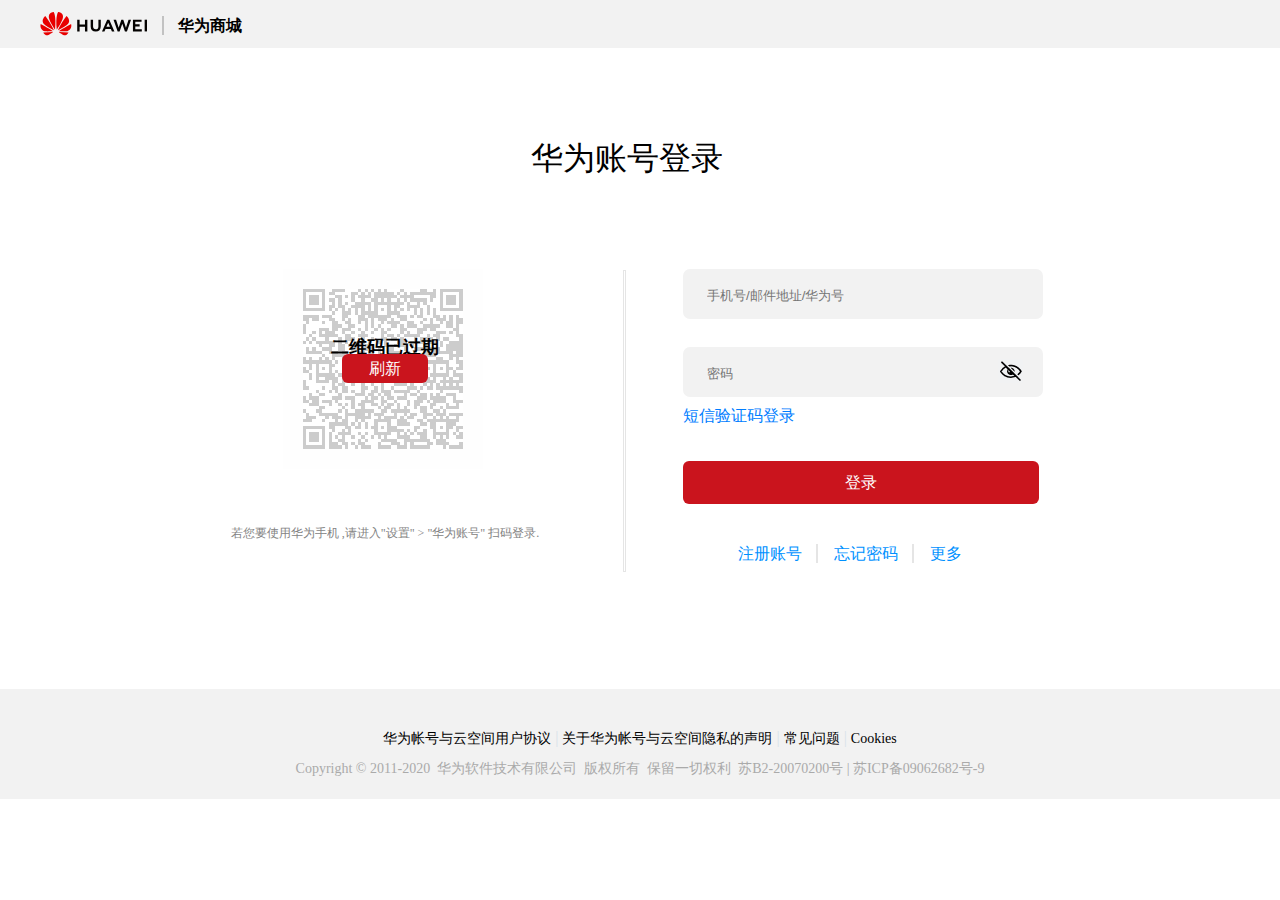
<file: signin.html>
<!DOCTYPE html>
<html lang="en">

<head>
    <meta charset="UTF-8">
    <meta name="viewport" content="width=device-width, initial-scale=1.0">
    <title>华为帐号-登录</title>
    <link rel="icon" href="./images/signin/huawei.ico">
    <link rel="stylesheet" href="./css/common.css">
    <link rel="stylesheet" href="./css/Signin.css">

</head>

<body>
    <!-- 头部 -->

    <div class="title">
        <div class="title_box">
            <div class="title_left">
                <img src="./images/signin/HUAWEI.svg" alt="">
            </div>
            <div class="title_left_a">
                <b>华为商城</b>
            </div>
        </div>
    </div>
    <!-- 华为账号登录text -->
    <div class="singin_text">
        <span class="singin_box">
            <span>华为账号登录</span>
        </span>
    </div>
    <!-- 华为主体部分main -->
    <main class="main_bigbox">
        <div class="main_center">
            <div class="main_left_box">
                <div class="main_left_a">
                    <div class="main_left_img">
                        <img src="./images/signin/下载.png" alt="">
                        <div class="main_left_img_x">
                            <div class="hwid-tip-content">
                                <!---->
                                <p><span class="hwid-text-container"><span>二维码已过期</span></span></p>
                                <a href="">刷新</a>

                            </div>
                            <!---->
                        </div>
                    </div>
                    <p>
                        <span>
                            若您要使用华为手机 ,请进入"设置" > "华为账号" 扫码登录.
                        </span>
                    </p>
                </div>

            </div>
            <!--中间的排线 -->
            <div class="main_center_solid">
                <span></span>
            </div>
            <!-- 右边的部分 -->
            <div class="main_right">
                <div class="main_right_box">
                    <div class="main_right_input">
                        <input type="search" placeholder="手机号/邮件地址/华为号">
                    </div>
                    <div class="main_right_password">
                        <input type="password" placeholder="密码">
                        <span>
                            <img src="./images/signin/eye.png" alt="">
                        </span>
                    </div>
                    <div class="main_right_singin">

                        <a href="">短信验证码登录</a>
                    </div>
                    <div class="main_singin">
                        <a href="">登录</a>
                    </div>
                    <div class="main_right_most">
                        <a href="">注册账号</a>
                        <a href="">忘记密码</a>
                        <a href="">更多</a>

                    </div>
                    <div class="main_qzw">
                        <span></span>
                        <span></span>
                        <span></span>
                    </div>
                </div>
            </div>

        </div>
    </main>
    <!-- 底部 -->
    <div class="bottom_box">
        <div class="bottom_center">
            <div class="bottom_p">
                <p>
                    <a href="">华为帐号与云空间用户协议</a>
                    <em>|</em>
                    <a href="">关于华为帐号与云空间隐私的声明</a>

                    <em>|</em>
                    <a href="">常见问题</a>

                    <em>|</em>
                    <a href="">Cookies</a>
                </p>
                <p>
                    Copyright&nbsp;©&nbsp;2011-2020&nbsp;&nbsp;华为软件技术有限公司&nbsp;&nbsp;版权所有&nbsp;&nbsp;保留一切权利&nbsp;&nbsp;苏B2-20070200号&nbsp;|&nbsp;苏ICP备09062682号-9
                </p>
            </div>
        </div>
    </div>

    <script src="./lib/jquery-3.4.1.min.js"></script>
    <script src="./js/signin.js"></script>
</body>

</html>
</file>
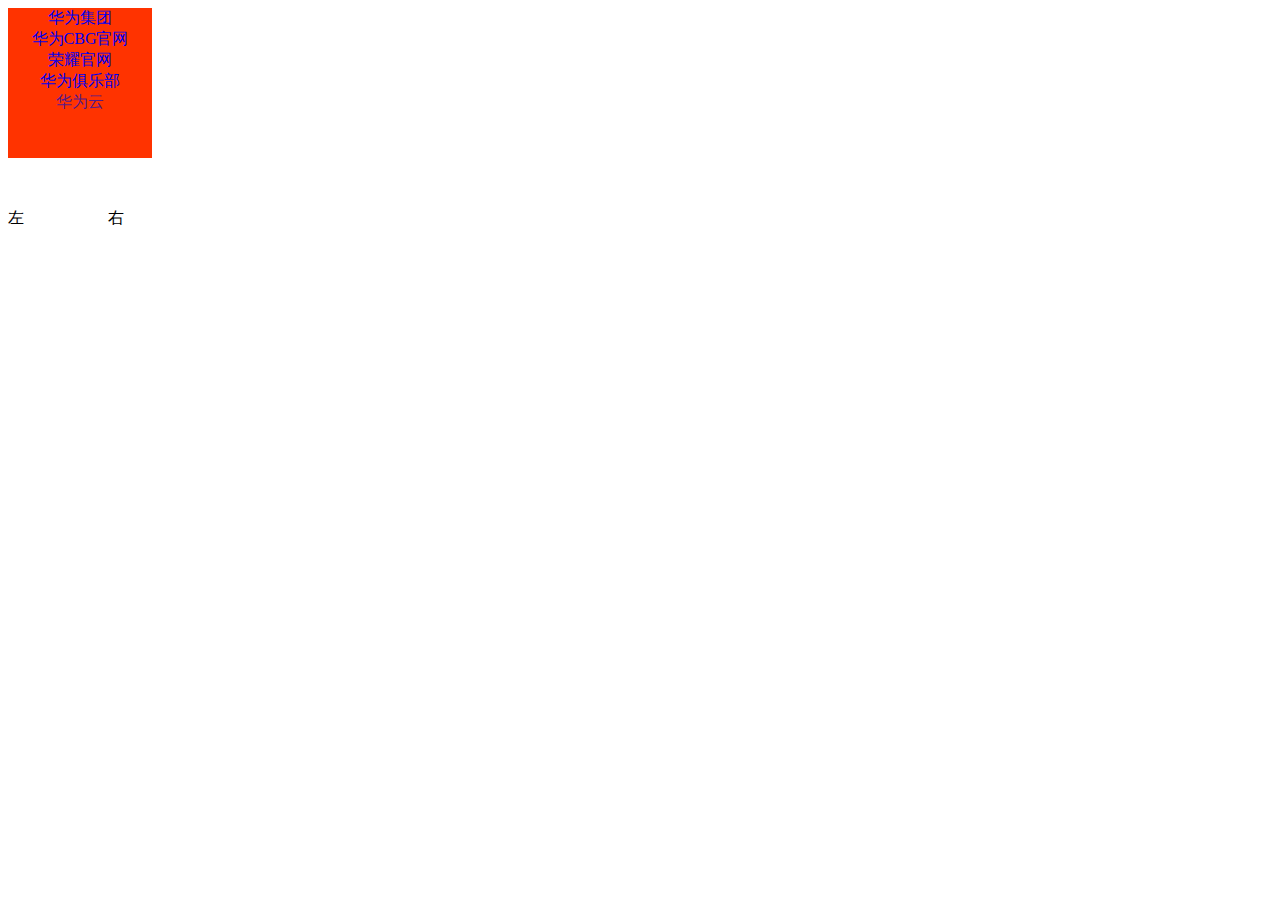
<file: 测试.html>
<html>

<head>
    <meta http-equiv="Content-Type" content="text/html; charset=utf-8" />
    <title>jquery左右滑动效果的实现</title>
    <style type="text/css">
        #box {
            width: 144px;
            height: 150px;
            margin-bottom: 50px;
            position: relative;
            overflow: hidden;
        }

        #unit {
            width: 600px;
            position: absolute;
        }

        #unit div {
            float: left;
            width: 144px;
            height: 150px;
        }

        #bg_a {
            background-color: #F30;
        }

        #bg_b {
            background-color: #F90;
        }

        #btn_a,
        #btn_b {
            float: left;
            width: 50px;
            padding-right: 50px;
            cursor: pointer;
        }

        #bg_a>li {
            text-align: center;
            list-style: none;
        }

        #bg_a>li>a {
            text-decoration: none;

        }
    </style>
</head>

<body>
    <div>
        <div id="box">
            <div id="unit">
                <div id="bg_a">
                    <li><a href="#">华为集团</a></li>
                    <li><a href="#">华为CBG官网</a></li>
                    <li><a href="#">荣耀官网</a></li>
                    <li><a href="#">华为俱乐部</a></li>
                    <li><a href="">华为云</a></li>
                </div>
                <div id="bg_b">
                    <li><a href="">华为应用市场</a></li>
                    <li><a href="">华为心声社区</a></li>
                    <li><a href="">华为海洋</a></li>
                </div>
            </div>
        </div>
        <div id="btn_a">左</div>
        <div id="btn_b">右</div>
    </div>
    <script src="./lib/jquery-3.4.1.min.js"></script>

    <script type="text/javascript">
        $(function () {
            $("#btn_a").click(function () {
                $("#unit").stop(true, false).animate({
                    "left": 0
                }, 500);
            });
            $("#btn_b").click(function () {
                $("#unit").stop(true, false).animate({
                    "left": -144
                }, 500);
            })
        });
    </script>
</body>

</html>
</file>
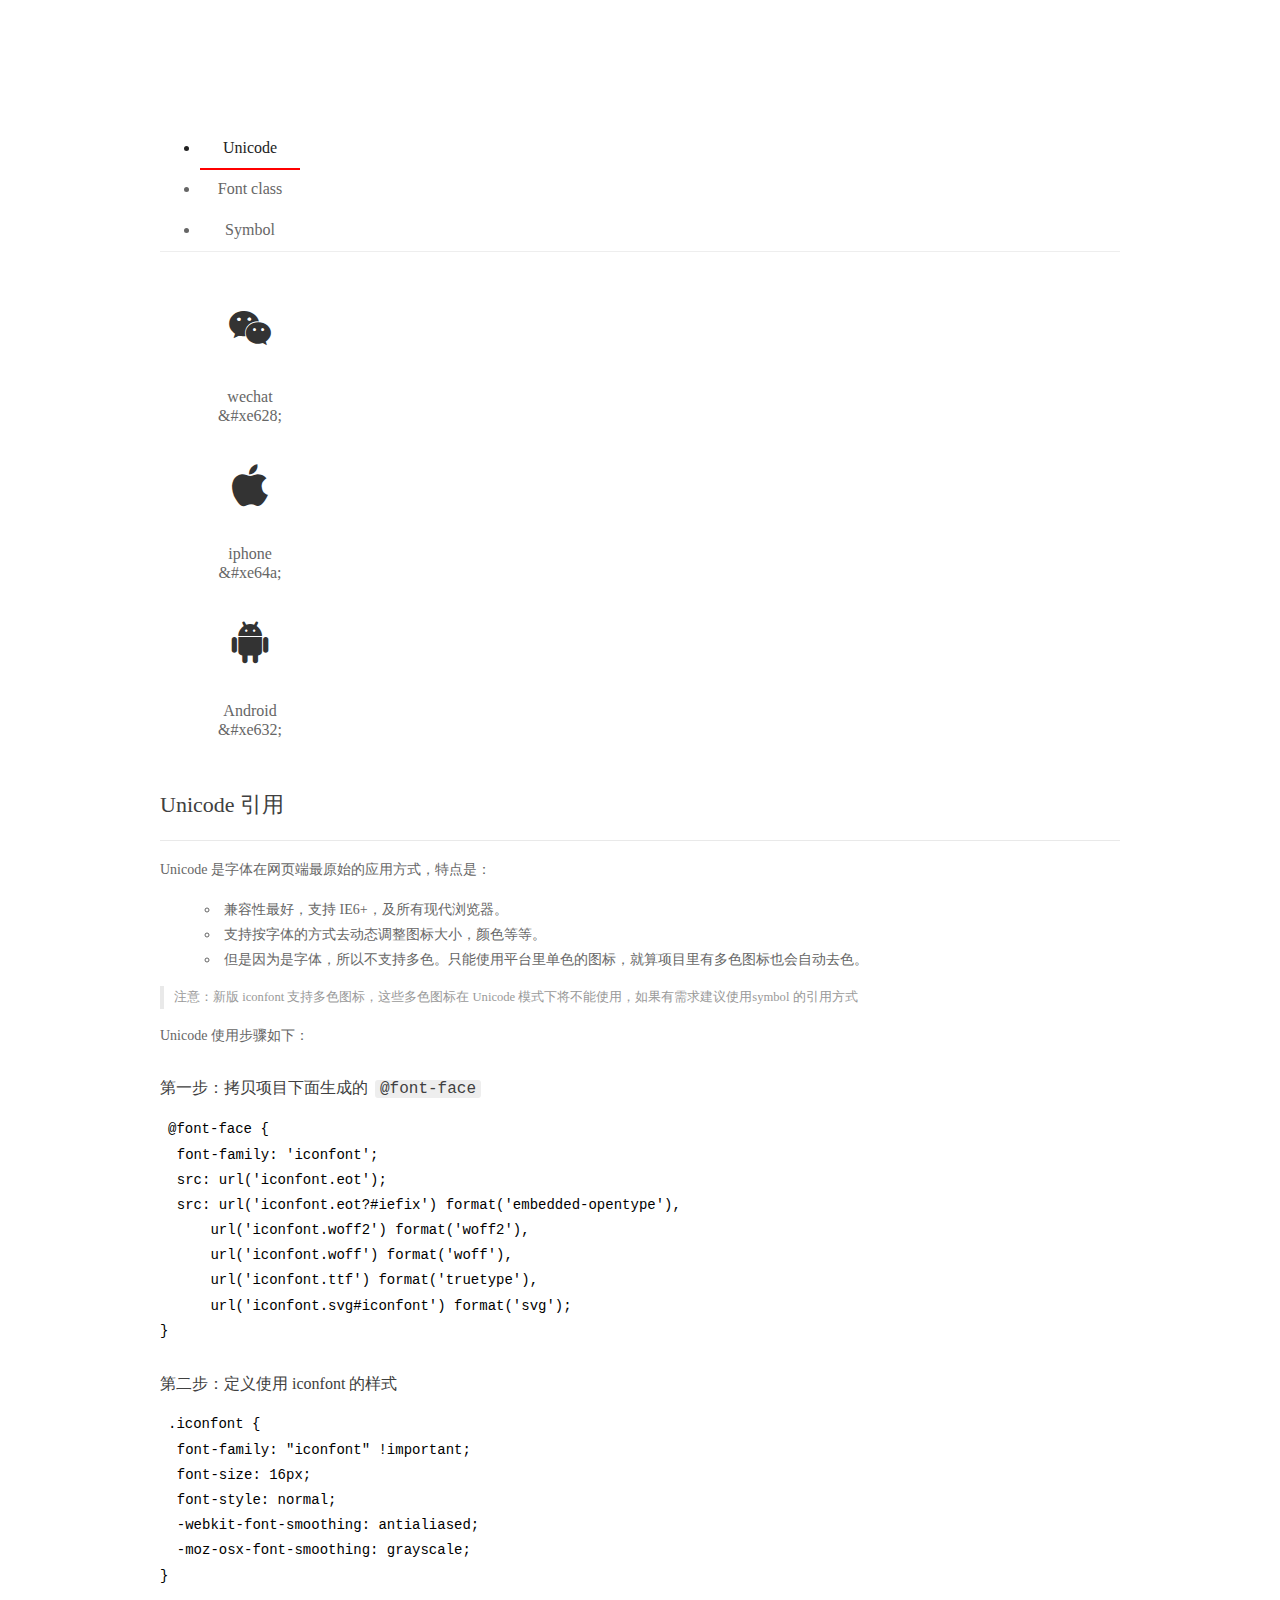
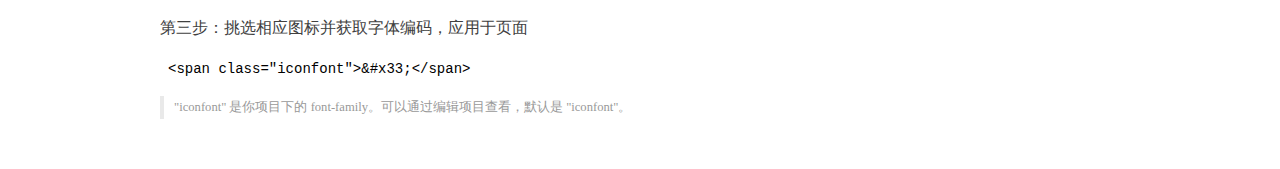
<file: fonts/demo_index.html>
<!DOCTYPE html>
<html>
<head>
  <meta charset="utf-8"/>
  <title>IconFont Demo</title>
  <link rel="shortcut icon" href="https://gtms04.alicdn.com/tps/i4/TB1_oz6GVXXXXaFXpXXJDFnIXXX-64-64.ico" type="image/x-icon"/>
  <link rel="stylesheet" href="https://g.alicdn.com/thx/cube/1.3.2/cube.min.css">
  <link rel="stylesheet" href="demo.css">
  <link rel="stylesheet" href="iconfont.css">
  <script src="iconfont.js"></script>
  <!-- jQuery -->
  <script src="https://a1.alicdn.com/oss/uploads/2018/12/26/7bfddb60-08e8-11e9-9b04-53e73bb6408b.js"></script>
  <!-- 代码高亮 -->
  <script src="https://a1.alicdn.com/oss/uploads/2018/12/26/a3f714d0-08e6-11e9-8a15-ebf944d7534c.js"></script>
</head>
<body>
  <div class="main">
    <h1 class="logo"><a href="https://www.iconfont.cn/" title="iconfont 首页" target="_blank">&#xe86b;</a></h1>
    <div class="nav-tabs">
      <ul id="tabs" class="dib-box">
        <li class="dib active"><span>Unicode</span></li>
        <li class="dib"><span>Font class</span></li>
        <li class="dib"><span>Symbol</span></li>
      </ul>
      
    </div>
    <div class="tab-container">
      <div class="content unicode" style="display: block;">
          <ul class="icon_lists dib-box">
          
            <li class="dib">
              <span class="icon iconfont">&#xe628;</span>
                <div class="name">wechat</div>
                <div class="code-name">&amp;#xe628;</div>
              </li>
          
            <li class="dib">
              <span class="icon iconfont">&#xe64a;</span>
                <div class="name">iphone</div>
                <div class="code-name">&amp;#xe64a;</div>
              </li>
          
            <li class="dib">
              <span class="icon iconfont">&#xe632;</span>
                <div class="name">Android</div>
                <div class="code-name">&amp;#xe632;</div>
              </li>
          
          </ul>
          <div class="article markdown">
          <h2 id="unicode-">Unicode 引用</h2>
          <hr>

          <p>Unicode 是字体在网页端最原始的应用方式，特点是：</p>
          <ul>
            <li>兼容性最好，支持 IE6+，及所有现代浏览器。</li>
            <li>支持按字体的方式去动态调整图标大小，颜色等等。</li>
            <li>但是因为是字体，所以不支持多色。只能使用平台里单色的图标，就算项目里有多色图标也会自动去色。</li>
          </ul>
          <blockquote>
            <p>注意：新版 iconfont 支持多色图标，这些多色图标在 Unicode 模式下将不能使用，如果有需求建议使用symbol 的引用方式</p>
          </blockquote>
          <p>Unicode 使用步骤如下：</p>
          <h3 id="-font-face">第一步：拷贝项目下面生成的 <code>@font-face</code></h3>
<pre><code class="language-css"
>@font-face {
  font-family: 'iconfont';
  src: url('iconfont.eot');
  src: url('iconfont.eot?#iefix') format('embedded-opentype'),
      url('iconfont.woff2') format('woff2'),
      url('iconfont.woff') format('woff'),
      url('iconfont.ttf') format('truetype'),
      url('iconfont.svg#iconfont') format('svg');
}
</code></pre>
          <h3 id="-iconfont-">第二步：定义使用 iconfont 的样式</h3>
<pre><code class="language-css"
>.iconfont {
  font-family: "iconfont" !important;
  font-size: 16px;
  font-style: normal;
  -webkit-font-smoothing: antialiased;
  -moz-osx-font-smoothing: grayscale;
}
</code></pre>
          <h3 id="-">第三步：挑选相应图标并获取字体编码，应用于页面</h3>
<pre>
<code class="language-html"
>&lt;span class="iconfont"&gt;&amp;#x33;&lt;/span&gt;
</code></pre>
          <blockquote>
            <p>"iconfont" 是你项目下的 font-family。可以通过编辑项目查看，默认是 "iconfont"。</p>
          </blockquote>
          </div>
      </div>
      <div class="content font-class">
        <ul class="icon_lists dib-box">
          
          <li class="dib">
            <span class="icon iconfont icon-wechat"></span>
            <div class="name">
              wechat
            </div>
            <div class="code-name">.icon-wechat
            </div>
          </li>
          
          <li class="dib">
            <span class="icon iconfont icon-iphone"></span>
            <div class="name">
              iphone
            </div>
            <div class="code-name">.icon-iphone
            </div>
          </li>
          
          <li class="dib">
            <span class="icon iconfont icon-iconfontandroid"></span>
            <div class="name">
              Android
            </div>
            <div class="code-name">.icon-iconfontandroid
            </div>
          </li>
          
        </ul>
        <div class="article markdown">
        <h2 id="font-class-">font-class 引用</h2>
        <hr>

        <p>font-class 是 Unicode 使用方式的一种变种，主要是解决 Unicode 书写不直观，语意不明确的问题。</p>
        <p>与 Unicode 使用方式相比，具有如下特点：</p>
        <ul>
          <li>兼容性良好，支持 IE8+，及所有现代浏览器。</li>
          <li>相比于 Unicode 语意明确，书写更直观。可以很容易分辨这个 icon 是什么。</li>
          <li>因为使用 class 来定义图标，所以当要替换图标时，只需要修改 class 里面的 Unicode 引用。</li>
          <li>不过因为本质上还是使用的字体，所以多色图标还是不支持的。</li>
        </ul>
        <p>使用步骤如下：</p>
        <h3 id="-fontclass-">第一步：引入项目下面生成的 fontclass 代码：</h3>
<pre><code class="language-html">&lt;link rel="stylesheet" href="./iconfont.css"&gt;
</code></pre>
        <h3 id="-">第二步：挑选相应图标并获取类名，应用于页面：</h3>
<pre><code class="language-html">&lt;span class="iconfont icon-xxx"&gt;&lt;/span&gt;
</code></pre>
        <blockquote>
          <p>"
            iconfont" 是你项目下的 font-family。可以通过编辑项目查看，默认是 "iconfont"。</p>
        </blockquote>
      </div>
      </div>
      <div class="content symbol">
          <ul class="icon_lists dib-box">
          
            <li class="dib">
                <svg class="icon svg-icon" aria-hidden="true">
                  <use xlink:href="#icon-wechat"></use>
                </svg>
                <div class="name">wechat</div>
                <div class="code-name">#icon-wechat</div>
            </li>
          
            <li class="dib">
                <svg class="icon svg-icon" aria-hidden="true">
                  <use xlink:href="#icon-iphone"></use>
                </svg>
                <div class="name">iphone</div>
                <div class="code-name">#icon-iphone</div>
            </li>
          
            <li class="dib">
                <svg class="icon svg-icon" aria-hidden="true">
                  <use xlink:href="#icon-iconfontandroid"></use>
                </svg>
                <div class="name">Android</div>
                <div class="code-name">#icon-iconfontandroid</div>
            </li>
          
          </ul>
          <div class="article markdown">
          <h2 id="symbol-">Symbol 引用</h2>
          <hr>

          <p>这是一种全新的使用方式，应该说这才是未来的主流，也是平台目前推荐的用法。相关介绍可以参考这篇<a href="">文章</a>
            这种用法其实是做了一个 SVG 的集合，与另外两种相比具有如下特点：</p>
          <ul>
            <li>支持多色图标了，不再受单色限制。</li>
            <li>通过一些技巧，支持像字体那样，通过 <code>font-size</code>, <code>color</code> 来调整样式。</li>
            <li>兼容性较差，支持 IE9+，及现代浏览器。</li>
            <li>浏览器渲染 SVG 的性能一般，还不如 png。</li>
          </ul>
          <p>使用步骤如下：</p>
          <h3 id="-symbol-">第一步：引入项目下面生成的 symbol 代码：</h3>
<pre><code class="language-html">&lt;script src="./iconfont.js"&gt;&lt;/script&gt;
</code></pre>
          <h3 id="-css-">第二步：加入通用 CSS 代码（引入一次就行）：</h3>
<pre><code class="language-html">&lt;style&gt;
.icon {
  width: 1em;
  height: 1em;
  vertical-align: -0.15em;
  fill: currentColor;
  overflow: hidden;
}
&lt;/style&gt;
</code></pre>
          <h3 id="-">第三步：挑选相应图标并获取类名，应用于页面：</h3>
<pre><code class="language-html">&lt;svg class="icon" aria-hidden="true"&gt;
  &lt;use xlink:href="#icon-xxx"&gt;&lt;/use&gt;
&lt;/svg&gt;
</code></pre>
          </div>
      </div>

    </div>
  </div>
  <script>
  $(document).ready(function () {
      $('.tab-container .content:first').show()

      $('#tabs li').click(function (e) {
        var tabContent = $('.tab-container .content')
        var index = $(this).index()

        if ($(this).hasClass('active')) {
          return
        } else {
          $('#tabs li').removeClass('active')
          $(this).addClass('active')

          tabContent.hide().eq(index).fadeIn()
        }
      })
    })
  </script>
</body>
</html>
</file>
<file: css/common.css>
/* 版心 */
.container {
    position: relative;
    margin: 0 auto;
    width: 1220px;
}

/* 清除浮动 */
.clearfix:before,
.clearfix:after {
    content: "";
    /* 既让伪元素变成块级 还让他们排在一行 */
    display: table;
}

.clearfix:after {
    clear: both;
}

/* 兼容ie 6 7 */
.clearfix {
    *zoom: 1;
}
</file>
<file: css/index.css>
body,
html {
    margin: 0;
    padding: 0
}

/* 头部的广告 */
.vmall_ad {
    background-image: url(../images/vmall_ad.png);
    background-repeat: no-repeat;
    height: 90px;
    background-size: cover;
}

.vmall_ad_x {
    position: absolute;
    right: 65px;
    left: 344px;
    height: 90px;
    width: 1220px;
    top: -3px;
}

.vmall_ad_x a {
    float: right;
    height: 24px;
    width: 24px;
    border-radius: 60px;
    margin-top: 11px;
    border: 1px solid #525988;
    line-height: 24px;
    text-align: center;
    opacity: 0.5;
    background-color: #424242;


}

.vmall_ad_x i {
    font-size: 22px;
    color: #f8f8f9;
}

/*  顶部导航栏整体模块 */
.vmall_title {
    background-color: #2e2828;
    height: 36px;
    line-height: 36px;
    font-family: "Helvetica Neue", Helvetica, Arial, "Microsoft Yahei", "Hiragino Sans GB", "Heiti SC", "WenQuanYi Micro Hei", sans-serif;
    min-width: 1200px;
}

/* 顶部导航栏包围的盒子 */
.vmall_title_bigbox {
    width: 1200px;
    margin: 0 auto;
}

/*  顶部导航栏-左侧的部分 */
.vmall_title_bigbox_left {
    width: 544px;
    height: 36px;
    position: relative;
    float: left;
}

.vmall_title_nav li {
    position: relative;
    margin-right: 15px;
    float: left;
}

.vmall_title_nav>li a::before {
    position: absolute;
    content: '';
    height: 12px;
    top: 12px;
    left: -8px;
    border-right: 1px solid #403f3f;
}

/* // 让.vmall_title_nav的第一个儿子里的小儿子前面加个属性  就是不让他这个小儿子有右边框 */
.vmall_title_nav>li:first-child a::before {
    border-right: none;
}

.vmall_title_nav>li a {
    font-size: 12px;
    color: #afafaf;
    text-decoration: none;
}

.vmall_title_nav>li a:hover {
    color: #ffffff;
}

.vmall_title_nav>li a i {
    display: inline-block;
    width: 16px;
    height: 10px;
    background-image: url(../images/icon-commonnew.svg);
    background-position: -71px 0;
    margin-left: 6px;
}

.vmall_title_nav li:last-child a:hover {
    color: #ca151d;
}

.vmall_title_nav li:last-child:hover {
    background-color: #FFFFFF;
}

.vmall_title_nav>li:hover i {
    display: inline-block;
    width: 16px;
    height: 10px;
    background-image: url(../images/icon-commonnew.svg);
    background-position: -85px 0;
}

.vmall_title_nav>li:last-child {
    position: relative;
}

.vmall_title_nav>li:last-child a::before {
    border-right: none;
    color: none;
}

/* vmall-顶部导航栏右侧的部分 */
.vmall_title_right {
    float: right;
    height: 36px;
}

/* .h {
    margin-left: 4px;
    width: 50px;
} */

.vmall_title_right_nav li a {

    font-size: 12px;
    color: #777777;
    text-decoration: none;
}

.vmall_title_right_nav>li>a {
    color: #afafaf;
}

.vmall_title_right_nav li a i {
    display: inline-block;
    width: 16px;
    height: 10px;
    background-image: url(../images/icon-commonnew.svg);
    background-position: -71px 0;
    margin-left: 6px;
}

.vmall_title_right_nav>li a:hover {
    color: #ffffff;
}

/* // 每个a添加一个伪元素小竖线 */
.vmall_title_right_nav>li::before {
    position: absolute;
    content: '';
    height: 12px;
    top: 12px;
    left: -4px;
    border-right: 1px solid #403f3f;
}

/* 让.vmall_title_nav的第一个儿子里的小儿子前面加个属性  就是不让他这个小儿子有右边框 */
.vmall_title_right_nav>li:first-child li::before {
    border-right: none;
}

/* 给"客户服务"添加定位 */
.cs_center {
    position: relative;
}

.vmall_title_right_nav>li:last-child {
    background-color: #424242;
}


.more_nb {
    display: none;
    position: absolute;
    left: -25px;
    top: 36px;
    width: 106px;
    text-align: center;
    background-color: #FFFFFF;
    border-radius: 0px 0px 7px 7px;
}

.cs_center_box {
    position: absolute;
    left: -4px;
    top: 36px;
    width: 74px;
    text-align: center;
    background-color: #FFFFFF;
    border-radius: 0px 0px 7px 7px;
}

.more_nb>ul>li a {
    text-decoration: none;
    color: #777777;
}



.vmall_title_nav li:last-child:hover .more_nb {
    display: block;
}



.vmall_title_nav>.more_nb_box {
    margin: 0;
    padding-left: 8px;
    padding-right: 3px;
}

/* 移入“客户服务” 让a的字体颜色发生改变 */
.vmall_title_right_nav>li.cs_center:hover>a {
    color: #ca151d;
}

/* 移入“更多精彩” 让a的字体颜色发生改变 */
.vmall_title_nav>li.more_nb_box:hover>a {
    color: #ca151d;
}

/*  当移入.vmall_title_right_nav亲儿子的li本身的背景颜色发生改变*/
.vmall_title_right_nav>li:hover.cs_center {
    background-color: #ffffff;
}

/* 移入“客户服务” 他的亲儿子的儿子i （精灵图）发生改变*/
.vmall_title_right_nav>li.cs_center:hover>a>i {
    display: inline-block;
    width: 16px;
    height: 10px;
    background-image: url(../images/icon-commonnew.svg);
    background-position: -85px 0;
}

/* 让“客户服务”里的每个a本身设置字体颜色 */
.cs_center_box>li>a {
    color: #777777;
}


.cs_center_box>li>a:hover {
    color: #ca151d;
}



.cs_center_box {
    display: none;
}

.cs_center:hover>.cs_center_box {
    display: block;
}

.vmall_title_right_nav li {
    float: left;
    margin-left: 10px;
    text-align: center;
    position: relative;
    padding-right: 2px;
    padding-left: 6px;
}

.vmall_title_right_nav li a i {
    display: inline-block;
    height: 10px;
    background-image: url(../images/icon-commonnew.svg);
    background-position: -71px 0;
}

.vmall_title_right_nav>li:first-child::before {
    border-right: none;
}

.more_nb>ul>li {
    margin-right: 0;
    width: 110px;
}

/* 网站导航 */
.web_nav {
    position: relative;
}

.web_nav>.web_nav_box {
    display: none;
    position: absolute;
    top: 36px;
    left: -835px;
    width: 915px;
    height: 209px;
    background-color: #ffffff;

}

.vmall_title_right_nav li:hover .car_m,
.vmall_title_right_nav li:hover .web_nav_box {
    display: block;
}

.vmall_title_right_nav>li:nth-child(7):hover>a,
.vmall_title_right_nav>li:nth-child(6):hover>a,
.vmall_title_right_nav>li:nth-child(5):hover>a {
    color: #ca141d;

}

.vmall_title_right_nav>li:nth-child(7):hover>a>span {
    display: inline-block;
    width: 16px;
    height: 13px;
    background-image: url(../images/icon-commonnew.svg);
    background-position: -121px -5px;
    margin-top: 11px;
}

.vmall_title_right_nav>li:nth-child(6):hover>a>i,
.vmall_title_right_nav>li:nth-child(5):hover>a>i {
    display: inline-block;
    width: 16px;
    height: 10px;
    background-image: url(../images/icon-commonnew.svg);
    background-position: -85px 0;
}

.vmall_title_right_nav>li:nth-child(7):hover,
.vmall_title_right_nav>li:nth-child(6):hover,
.vmall_title_right_nav>li:nth-child(5):hover {
    background-color: #ffffff;
}

.web_nav>.web_nav_box>.web_nav_boxs {
    width: 186px;
    height: 168px;
    float: left;
}

.web_nav_boxs>.web_nav_boxto_p {
    font-size: 16px;
    font-weight: 600;
    margin-top: 36px;
    margin-right: 122px;
}

.web_nav>.web_nav_box>.web_nav_boxs:nth-child(1) {
    height: 92px;
    width: 140px;

}

.web_nav_boxs>.web_nav_boxto {
    height: 100px;
    width: 188px;

}



.web_nav_boxs>.web_nav_boxto_s {
    height: 122px;
    width: 140px;
    margin-top: -21px;
    color: #777777;
}


.web_nav_boxs>.web_nav_boxto>.web_nav_boxtos {
    float: left;
    text-align: center;
    height: 26px;

    margin-right: 29px;
}

.web_nav_boxs>.web_nav_boxto>.web_nav_boxtos a {
    color: #777777;
    margin-left: 16px;

}

.web_nav>.web_nav_box>.web_nav_boxs>a>i {
    background-image: url(/images/icon-commonnew.svg);
    background-repeat: no-repeat;
    width: 57px;
    height: 57px;
    background-position: -197px 5px;
    margin-top: 37px;
    margin-left: -1px;
}

.web_nav_boxs>.web_nav_boxto_c {
    font-size: 16px;
    font-weight: 600;
    margin-top: 36px;
    margin-right: 122px;
}

.web_nav_boxs>.web_nav_boxto {
    height: 133px;
    width: 188px;
    line-height: 2;

}

.web_nav>.web_nav_box>.web_nav_boxs {
    width: 186px;
    height: 206px;
    float: left;

}

.web_nav_boxs>.web_nav_boxto_c-smallbox>.web_nav_boxto-c {
    float: left;
    line-height: 2;
    text-align: initial;
    margin-right: 15px;
    margin-left: 17px;
}

.web_nav_boxs>.web_nav_boxto>.web_nav_boxtos {
    float: left;
    text-align: center;
    height: 26px;
    margin-right: 21px;

}


.web_nav_boxs>.web_nav_boxto_f {
    font-size: 16px;
    font-weight: 600;
    margin-top: 36px;
    margin-right: 92px;
}

.web_nav_boxs .web_nav_boxtos a:hover {
    color: #ca141d;
}

.web_nav_boxs>.web_nav_boxto_s a:hover {
    color: #ca141d;
}

/* 手机版的导航栏内容 */
.phone_nav {
    position: relative;
}

.phone_nav>.phone_nav_box {
    position: absolute;
    top: 36px;
    left: -168px;
    width: 253px;
    height: 390px;
    background-color: #ffffff;
    display: none;
}

.phone_nav:hover .phone_nav_box {
    display: block;
}

.phone_nav>.phone_nav_box img {
    width: 90px;
    height: 90px;
}

.phone_box-boxs>.phone_nav_box_right {
    float: right;
    width: 106px;
    height: 95px;
    line-height: 2;
    margin-top: 16px;
}

.phone_box-boxs>.phone_nav_box_left {
    float: left;
    width: 92px;
    height: 90px;
    padding-top: 17px;
    padding-left: 22px;
}

.phone_box-boxs>.phone_nav_box_right p {
    display: inline-block;
    line-height: 1.5;
    color: #cb242b;
}

.phone_box-boxs>.phone_nav_box_right>.phone_nav_box_right-p {

    color: #7f7f7c;
}

.phone_box-boxs {
    height: 128px;
    padding-left: 11px;
    padding-bottom: 1px;
    padding-right: 11px;
    border-bottom: 1px solid #e5e5e5;
    text-align: initial;
}

.phone_box-boxs:nth-child(3) {
    border-bottom: none;
}

.phone_nav_box_right>.Android-icon {
    width: 35px;
    height: 30px;
    background-image: url(/images/icon-commonnew.svg);
    background-position: 3px 0;
    background-repeat: no-repeat;
    display: block;
}

.phone_nav_box_right>.iphone-icon {
    width: 35px;
    height: 30px;
    background-image: url(/images/icon-commonnew.svg);
    background-position: -34px -114px;
    background-repeat: no-repeat;
    display: block
}

.phone_nav_box_right>.WeChat-icon {
    width: 35px;
    height: 30px;
    background-image: url(/images/icon-commonnew.svg);
    background-position: -30px 0;
    background-repeat: no-repeat;
    display: block;
}

.phone_box-boxs>.phone_nav_box_right>span {
    float: left;
}

.vmall_title_right_nav>.car_nav {
    position: relative;
    width: 82px;
    text-align: center;

}

.vmall_title_right_nav>.car_nav>.car_m {
    display: none;
    position: absolute;
    top: 36px;
    left: -389px;
    width: 448px;
    height: 228px;
    background: #ffffff;
}

.vmall_title_right_nav>.car_nav>.car_m>.car_nav-k {
    color: #babab5;
}


.vmall_title_right_nav>.car_nav>a>span {
    display: block;
    float: left;
    width: 18px;
    height: 18px;
    background-image: url(/images/icon-commonnew.svg);
    top: 14px;
    background-repeat: no-repeat;
    background-position: -103px 2px;
    margin-top: 5px;
}

.car_nav>.car_m>.car_nav-c>span {
    width: 102px;
    height: 102px;
    background-image: url(/images/icon-commonnew.svg);
    background-position: -75 0;
    background-repeat: no-repeat;
    background-position: -261px 1px;
    display: block;
    margin-left: 0 auto;
    margin: auto;
    margin-top: 48px;
}
</file>
<file: fonts/iconfont.css>
@font-face {font-family: "iconfont";
  src: url('iconfont.eot?t=1587599218409'); /* IE9 */
  src: url('iconfont.eot?t=1587599218409#iefix') format('embedded-opentype'), /* IE6-IE8 */
  url('[data-uri]') format('woff2'),
  url('iconfont.woff?t=1587599218409') format('woff'),
  url('iconfont.ttf?t=1587599218409') format('truetype'), /* chrome, firefox, opera, Safari, Android, iOS 4.2+ */
  url('iconfont.svg?t=1587599218409#iconfont') format('svg'); /* iOS 4.1- */
}

.iconfont {
  font-family: "iconfont" !important;
  font-size: 16px;
  font-style: normal;
  -webkit-font-smoothing: antialiased;
  -moz-osx-font-smoothing: grayscale;
}

.icon-wechat:before {
  content: "\e628";
}

.icon-iphone:before {
  content: "\e64a";
}

.icon-iconfontandroid:before {
  content: "\e632";
}
</file>
<file: css/ServiceCenter.css>
.head_nav_bigbox {
    min-width: 1200px;
    height: 41px;
    padding: 18px 0 15px 0;
    background: #fff;
    position: relative;
    font-family: "Helvetica Neue", Helvetica, Arial, "Microsoft Yahei", "Hiragino Sans GB", "Heiti SC", "WenQuanYi Micro Hei", sans-serif;
    line-height: 1.5;
    box-shadow: 0 3px 6px rgba(0, 0, 0, 0.04);
}

.head_nav_center {
    width: 1207px;
    margin: 0 auto;
}

.head_nav_box-left {
    float: left;
}

.head_nav_logo {
    float: left;
    margin-right: 34px;
    position: relative;
    z-index: 1;
}

.head_nav_box-right {
    float: right;
}

.head_nav_logo a {
    float: left;
}

.head_nav_logo>a>img {
    height: 36px;
}

.head_nav_all {
    float: left;
    height: 56px;
    margin-left: -70px;
    width: 223px;
}

.head_nav_all>a {
    font-size: 16px;
    margin-right: 24px;
    line-height: 40px;
    height: 56px;
    padding-left: 33px;
    position: relative;
    left: 70px;
    text-decoration: none;

}

.head_nav_all>a::before {
    content: "";
    width: 24px;
    height: 24px;
    display: block;
    background: url(/images/resver_center/head_all.png) no-repeat;
    background-position: 0 -23px;
    background-size: 100% 200%;
    position: absolute;
    top: -3px;
    left: 0;

}

.head_nav_all:hover>a::before {
    content: "";
    width: 24px;
    height: 24px;
    display: block;
    background: url(/images/resver_center/head_all.png) no-repeat;
    background-position: 0 1px;
    background-size: 100% 200%;
    position: absolute;
    top: -3px;
    left: 0;
}

.head_nav_all:hover>a {
    color: #c8141d;
}

.head_nav_pink {
    float: left;
    height: 46px;
    padding-top: 7px;
}

.head_nav_pink>a>img {
    float: left;
    display: block;
    height: 24px;
    margin-left: 24px;
    line-height: 24px;
}

.head_nav_pink>a:hover>img {
    opacity: 0.8;
}

.head_nav_pink>a:nth-child(1)>img:nth-child(1) {
    margin-left: 0;
}

.head_nav_home {
    float: left;
    max-width: 533px;
    height: 40px;
    overflow: hidden;
}

.head_nav_home>ul>li {
    float: left;
    width: 114px;
    height: 40px;
    line-height: 40px;
    margin-left: 12px;
}

.head_nav_home>ul>li>a {
    font-size: 16px;
    color: #333;
    position: relative;
    line-height: 40px;
    display: block;
    text-decoration: none;
    margin-left: 13px;
    width: 102px;
    height: 40px;
}

.head_nav_home>ul>li:nth-child(3)>a {
    margin-left: 0px;
}

.head_nav_box-right {
    float: right;
    width: 240px;
    height: 30px;
}

.head_nav_search {
    width: 240px;
    height: 30px;
    border: 1px solid #f0f0f0;
    border-radius: 60px;
    position: relative;
    background-color: #f0f0f0;
    margin-top: 2px;
}

.head_nav_search>input {
    position: absolute;
    top: 9px;
    left: 16px;
    border: none;
    background-color: #f0f0f0;

}

.head_nav_search>.btn {
    position: absolute;
    top: 0;
    left: 203px;

}


.btn {
    width: 35px;
    height: 30px;
    cursor: pointer;
    border: 0;
    overflow: hidden;
    position: absolute;
    background: transparent;
    padding-right: 10px;
    right: 0;

    top: 0;
    color: #353535;
    font-size: 0;
    z-index: 10;

}

.btn>.iconfont {
    font-weight: 800;
    color: #333333;
}

.head_nav_home>ul>li:hover>a {
    color: #c8141d;
}

/* 轮播图 */
* {
    margin: 0;
    padding: 0;
    list-style: none;
}


.slider {
    height: 450px;
    width: 100%;
    overflow: hidden;
    position: relative;
}

.slider>ul>li>a>img {
    width: 100%;
    height: 450px;
}

.slider ul li {
    position: absolute;
    display: none;
}

.slider>ul>li>a {
    width: 100%;
    height: 450px;
    display: inline-block;

}

.slider>ul>li:nth-child(3),
.slider>ul>li:nth-child(2),
.slider>ul>li:nth-child(1) {
    width: 100%;
    height: 450px;

}

.slider>ul>li:nth-child(3)>a {
    background-image: url(/images/resver_center/s3.png);
    background-size: cover;
    width: 100%;
    height: 450px;
    background-repeat: no-repeat;
}

.slider>ul>li:nth-child(2)>a {
    background-image: url(/images/resver_center/s2.jpg);
    background-size: cover;
    width: 100%;
    height: 450px;
    background-repeat: no-repeat;
}

.slider>ul>li:nth-child(1)>a {
    background-image: url(/images/resver_center/s1.jpg);
    background-size: cover;
    width: 100%;
    height: 450px;
    background-repeat: no-repeat;
}

.slider ul li:first-child {
    display: block;
}

.arrow {
    display: none;
}

/* 
.arrow-left,
.arrow-right {
    font-family: "SimSun", "宋体";
    width: 30px;
    height: 60px;
    background-color: rgba(0, 0, 0, 0.1);
    position: absolute;
    top: 50%;
    margin-top: -30px;
    cursor: pointer;
    text-align: center;
    line-height: 60px;
    color: #fff;
    font-weight: 700;
    font-size: 30px;
} */



.arrow-left:hover,
.arrow-right:hover {
    background-color: rgba(0, 0, 0, .5);
}

.arrow-left {
    left: 0;
}

.arrow-right {
    right: 0;
}

.slider ol {
    position: absolute;

    transform: translate(-50%);
    bottom: 30px;
    left: 50%;
}

.slider ol li {
    float: left;
    width: 10px;
    height: 10px;
    border-radius: 50%;
    margin-right: 10px;
    /* background-color: #fff; */
    border: 1px solid #FFF;

}

.slider ol li.current {
    background-color: #ffffff;
}

/* 查找订单 */
.help-serch-entrance {
    background: #f8f8f8;
    padding: 32px 0;
    height: 62px;
    text-align: center;
}

.help-serch-entrance p input {
    width: 662px;
    border: 0;
    height: 60px;
    border-right: 0;
    float: left;
    text-indent: 20px;
    font-size: 20px;
}

.help-serch-entrance p a {
    width: 137px;
    height: 60px;
    line-height: 60px;
    background: linear-gradient(90deg, #e43e2d 0, #ca141d 100%);
    border-radius: 0 1px 1px 0;
    float: left;
    font-size: 22px;
    color: #fff;
    text-align: center;
}

.help-serch-entrance>p {
    display: inline-block
}

/* 自助服务 */

.Buffet_bigbox {
    height: 684px;
}

.Buffet_box {
    font-size: 26px;
    line-height: 36px;
    padding: 32px 0 16px 0;
}

.Buffet_di {
    width: 1200px;
    margin: 0 auto;
}

.layout {
    *zoom: 1;
    width: 1200px;
    margin: 0 auto;
}

.help-menu>.help-menu-list {
    width: 1290px;

}

.layout>ul>li {
    float: left;
    width: 168px;
    height: 168px;
    margin-right: 90px;
    margin-bottom: 32px;
    border-radius: 10px;
    background: #fff;
    cursor: pointer;

}

.layout>ul>li:hover {

    box-shadow: 0 4px 8px 0 rgba(0, 0, 0, 0), 0 6px 20px 0 rgba(0, 0, 0, 0.1);

}

.layout>ul {
    width: 1290px;
    height: 600px;
}

.layout>ul>li>a {
    text-decoration: none;
    text-align: center;
}

.layout>ul>li>a>img {
    margin: 24px 48px;
}

.layout>ul>li>a>span {
    display: block;
    font-size: 20px;
    line-height: 26px;

}

.zxkf {
    width: 1200px;
    margin: 0 auto;
}

/* 客服分类 */
.kffl {
    width: 1200px;
    margin: auto;
    height: 334px;
}

.kffl_box>li {
    float: left;
    width: 590px;
    height: 136px;
    background-color: #f9f9f9;
    margin-right: 20px;
    margin-top: 20px;
}

.kffl_box>li>img {
    width: 50px;
    height: 50px;
}

.kffl_bob_a {
    width: 410px;
    display: table-cell;
    vertical-align: middle;
    height: 134px;
    position: relative;
    padding-left: 35px;
}

.kffl_bob_a>p>a {
    color: #9f9f9f;
    text-decoration: none;
    margin: 0 10px 4px 0;
    margin-bottom: 4px;
}

.kffl_bob_a::before {
    content: "";
    width: 1px;
    height: 70px;
    background: #f3f3f3;
    position: absolute;
    top: 32px;
    left: 0;
}

.kffl_box {
    width: 1222px;
}

.kffl_box_left {
    width: 81px;
    height: 132px;
    float: left;
    line-height: 189px;
    padding-left: 27px;
}

.kffl_box_right {
    width: 445px;
    height: 134px;
    float: left;
}

.kffl_bob_b {
    width: 410px;
    height: 24px;
    font-size: 16px;
    color: #cea775;
}

.kffl_bob_a>p {
    line-height: 2;
}

/* 产品支持 */
.cpzz_bigbox {
    height: 2786px;
    background-color: #f0f0f0;
}

.cpzz_s1 {
    font-size: 26px;
    color: #000;
    text-align: left;
    padding: 32px 0 16px;
    line-height: 32px;
}

.cpzz_img {
    width: 1200px;
    margin: auto;
    background: #fff;

    height: 782px;
}

.cpzz_im_m>ul>li>img {
    width: 130px;
    height: 130px;
    margin: 0 auto;
    display: block;
    margin-bottom: 26px;
}

.cpzz_im_m>ul>li {
    float: left;
    width: 190px;
    height: 219px;
    padding-left: 10px;

}

.cpzz_im_mm_a_aa,
.cpzz_im_mm_a_bb,
.cpzz_im_mm_a_cc,
.cpzz_im_mm_a_dd,
.cpzz_im_mm_a_ee,
.cpzz_im_mm_a_ff {
    position: relative;
}

.cpzz_im_m>ul>li>span {
    color: #000;
    font-size: 20px;
    text-align: center;
    display: block;
    margin-top: 20px;
    margin-bottom: 43px;
}

.cpzz_im_mm_c,
.cpzz_im_mm_b,
.cpzz_im_mm_a {
    position: absolute;
    top: -42px;
    left: 0;
    width: 190px;
    height: 267px;
    /* background-color: #333333; */
    opacity: 0.9;
}


.cpzz_im_mm_d,
.cpzz_im_mm_e {
    position: absolute;
    top: -42px;
    left: 0;
    width: 190px;
    height: 267px;
    /* background-color: #333333; */
    opacity: 0.9;
}

.cpzz_im_mm_c>dl>dt>a,
.cpzz_im_mm_c>dl>dt>span,
.cpzz_im_mm_b>dl>dt>a,
.cpzz_im_mm_b>dl>dt>span,
.cpzz_im_mm_a>dl>dt>a,
.cpzz_im_mm_a>dl>dt>span {
    color: #ffffff;
}


.cpzz_im_mm_f>dl>dt>a,
.cpzz_im_mm_f>dl>dt>span,
.cpzz_im_mm_d>dl>dt>a,
.cpzz_im_mm_d>dl>dt>span,
.cpzz_im_mm_e>dl>dt>a,
.cpzz_im_mm_e>dl>dt>span {
    color: #ffffff;
}


.cpzz_im_mm_c>dl>dt,
.cpzz_im_mm_b>dl>dt,
.cpzz_im_mm_a>dl>dt {
    font-size: 16px;
    width: 155px;
    height: 43px;
    line-height: 3;
    padding-left: 18px;
    padding-right: 2px;
}

.cpzz_im_mm_f>dl>dt,
.cpzz_im_mm_d>dl>dt,
.cpzz_im_mm_e>dl>dt {
    font-size: 16px;
    width: 155px;
    height: 43px;
    line-height: 3;
    padding-left: 18px;
    padding-right: 2px;
}



.cpzz_im_mm_c>dl>dt>span,
.cpzz_im_mm_b>dl>dt>span,
.cpzz_im_mm_a>dl>dt>span {
    float: left;
}

.cpzz_im_mm_f>dl>dt>span,
.cpzz_im_mm_d>dl>dt>span,
.cpzz_im_mm_e>dl>dt>span {
    float: left;
}


.cpzz_im_mm_d>dl>dt>a,
.cpzz_im_mm_c>dl>dt>a,
.cpzz_im_mm_b>dl>dt>a,
.cpzz_im_mm_a>dl>dt>a {
    float: right;
    text-decoration: none;
}


.cpzz_im_mm_f>dl>dt>a,
.cpzz_im_mm_e>dl>dt>a {
    float: right;
    text-decoration: none;
}

.cpzz_im_mm_c>dl>dd>a,
.cpzz_im_mm_b>dl>dd>a,
.cpzz_im_mm_a>dl>dd>a {
    color: #ffffff;
    font-size: 16px;
    text-decoration: none;
    display: inline-block;
}

.cpzz_im_mm_d>dl>dd>a,
.cpzz_im_mm_f>dl>dd>a,
.cpzz_im_mm_e>dl>dd>a {
    color: #ffffff;
    font-size: 16px;
    text-decoration: none;
    display: inline-block;
}


.cpzz_im_mm_c>dl>dd,
.cpzz_im_mm_b>dl>dd,
.cpzz_im_mm_a>dl>dd {
    width: 167px;
    height: 36px;
    text-align: initial;
    line-height: 32px;
    padding-left: 20px;
}

.cpzz_im_mm_d>dl>dd,
.cpzz_im_mm_f>dl>dd,
.cpzz_im_mm_e>dl>dd {
    width: 167px;
    height: 36px;
    text-align: initial;
    line-height: 32px;
    padding-left: 20px;
}


.cpzz_im_mm_c>dl>dd:nth-child(1),
.cpzz_im_mm_b>dl>dd:nth-child(1),
.cpzz_im_mm_a>dl>dd:nth-child(1) {
    line-height: 27px;
}

.cpzz_im_mm_f>dl>dd:nth-child(1),
.cpzz_im_mm_e>dl>dd:nth-child(1),
.cpzz_im_mm_d>dl>dd:nth-child(1) {
    line-height: 27px;
}

.cpzz_im_m {
    width: 1200px;
    height: 225px;
    padding-top: 39px;
}

.cpzz_im_m_o {
    width: 190px;
    height: 262px;
    float: left;
    background-color: #333333;
}

.cpzz_im_m_bigbox {
    position: relative;
}

.cpzz_im_mm_a {
    display: none;
    position: absolute;
    width: 188px;
    height: 261px;
    background-color: #333333;
    opacity: 0.9;
    top: -36px;
    left: 7px;
}

.cpzz_im_mm_b {
    display: none;
    position: absolute;
    width: 188px;
    height: 261px;
    background-color: #333333;
    opacity: 0.9;
    top: -36px;
    left: 7px;
}

.cpzz_im_mm_c {
    display: none;
    position: absolute;
    width: 188px;
    height: 261px;
    background-color: #333333;
    opacity: 0.9;
    top: -36px;
    left: 7px;
}

.cpzz_im_mm_d {
    display: none;
    position: absolute;
    width: 188px;
    height: 261px;
    background-color: #333333;
    opacity: 0.9;
    top: -36px;
    left: 7px;
}

.cpzz_im_mm_e {
    display: none;
    position: absolute;
    width: 188px;
    height: 261px;
    background-color: #333333;
    opacity: 0.9;
    top: -36px;
    left: 7px;
}

.cpzz_im_mm_f {
    display: none;
    position: absolute;
    width: 188px;
    height: 261px;
    background-color: #333333;
    opacity: 0.9;
    top: -36px;
    left: 7px;
}

.cpzz_im_m>ul>li:first-child:hover .cpzz_im_mm_c:hover,
.cpzz_im_m>ul>li:first-child:hover .cpzz_im_mm_b:hover,
.cpzz_im_m>ul>li:first-child:hover .cpzz_im_mm_a:hover {
    display: block;

}


.cpzz_im_m>ul>li:first-child:hover .cpzz_im_mm_e:hover,
.cpzz_im_m>ul>li:first-child:hover .cpzz_im_mm_d:hover {
    display: block;

}




.cpzz_im_mm_a_cc:hover>.cpzz_im_mm_c,
.cpzz_im_mm_a_aa:hover>.cpzz_im_mm_a,
.cpzz_im_mm_a_bb:hover>.cpzz_im_mm_b {
    display: block;
}

.cpzz_im_mm_a_ff:hover>.cpzz_im_mm_f,
.cpzz_im_mm_a_ee:hover>.cpzz_im_mm_e,
.cpzz_im_mm_a_dd:hover>.cpzz_im_mm_d {
    display: block;
}

.cpzz_im_mm_ddd:hover>.cpzz_im_mm_dddd:hover,
.cpzz_im_mm_ccc:hover>.cpzz_im_mm_cccc:hover,
.cpzz_im_mm_bbb:hover>.cpzz_im_mm_bbbb:hover,
.cpzz_im_mm_aaa:hover>.cpzz_im_mm_aaaa:hover {
    background-color: #4a4a4a;
}


.cpzz_im_mm_eee:hover>.cpzz_im_mm_eeee:hover,
.cpzz_im_mm_fff:hover>.cpzz_im_mm_ffff:hover {
    background-color: #4a4a4a;
}

.lxkf {
    width: 1200px;
    margin: auto;
}

.lxkf_text {
    font-size: 26px;
    color: #000;
    text-align: left;
    padding: 32px 0 16px;
    line-height: 32px;
}

.help {
    width: 1200px;
    margin: auto;
    height: 384px;
    background-color: #ffffff;
}

.help_left_box {
    float: left;
}

.help_right_box {
    float: right;
}

.help_left_box>ul {
    width: 370px;
    height: 282px;
    margin-top: 50px;
    margin-left: 60px;
}

.help_right_a {
    padding-left: 82px;
    position: relative;
    min-height: 62px;
    padding-top: 4px;
    margin-bottom: 42px;
}

.help_right_a::before {
    content: "";
    width: 62px;
    height: 62px;
    display: block;
    background: url(/images/resver_center/lxkf-w.png) no-repeat;
    position: absolute;
    top: 2px;
    left: 0;
}



.help_right_a:nth-child(2)::before {
    content: "";
    width: 62px;
    height: 62px;
    display: block;
    background: url(/images/resver_center/lxkf-w.png) no-repeat;
    position: absolute;
    top: 2px;
    left: 0;
    background-position: 0px;
}

.help_right_a:nth-child(3)::before {
    content: "";
    width: 62px;
    height: 62px;
    display: block;
    background: url(/images/resver_center/lxkf-w.png) no-repeat;
    position: absolute;
    top: 2px;
    left: 0;
    background-position: 0px -124px;
}

.help_right_aa {
    width: 288px;
    height: 27px;
    font-size: 0;
    color: #000;
    margin-bottom: 8px;
}

.help_right_aa_aa>span,
.help_right_aa>span {
    font-size: 18px;
}

.help_right_aa>a {
    width: 110px;
    height: 26px;
    line-height: 26px;
    background: #ddb076;
    font-size: 16px;
    text-align: center;
    display: inline-block;
    color: #fff;
    border-radius: 2px;
    margin-left: 28px;
    text-decoration: none;
}

.help_right_aa_aa>strong {
    font-size: 18px;
}

.help_right_aa_aa {
    margin-bottom: 8px;
}

.help_right_a>p {
    font-size: 16px;
    color: #acacac;
}


.help_right_box {
    float: right;
    width: 672px;
    height: 280px;
    border-left: 1px solid #eaeaea;
    margin: 52px 0;
    text-align: center;

}

.help_right_box>ul {
    width: 642px;
    height: 224px;
}

.help_right_box_b {
    font-size: 16px;
    color: #aeadac;
    margin-top: 30px;
}

.help_right_box>ul>li {
    float: left;
    width: 141px;
    height: 224px;
    margin-left: 52px;

}

.help_right_box>ul>li>span {
    font-size: 16px;
    color: #3a3a3a;

}

.help_right_box>ul>li>img {
    margin-bottom: 10px;
}


.help_right_b_wechat::before {
    content: "";
    width: 40px;
    height: 40px;
    display: block;
    margin: 0 auto;
    margin-bottom: 10px;
    background: url(/images/resver_center/lxkf-w.png) no-repeat;
    background-position: -72px 0;
}

.help_right_b_weibo::before {
    content: "";
    width: 40px;
    height: 40px;
    display: block;
    margin: 0 auto;
    margin-bottom: 10px;
    background: url(/images/resver_center/lxkf-w.png) no-repeat;
    background-position: -72px -39px;
}


.help_right_b_vip::before {
    content: "";
    width: 40px;
    height: 40px;
    display: block;
    margin: 0 auto;
    margin-bottom: 10px;
    background: url(/images/resver_center/lxkf-w.png) no-repeat;
    background-position: -72px -78px;
}

.gffw {
    background-color: #f0f0f0;
    width: 1200px;
    margin: auto;
}

.gffw_text {
    height: 80px;
    width: 1200px;
    font-size: 26px;

    line-height: 80px;

}

.gffw_box {
    width: 1200px;
    height: 368px;
}

.gffw_box>a>img {
    width: 100%;
    height: 100%;
    margin-bottom: 32px;
}


/*华为集团 */


.vmall_group {
    background: #F9F9F9;
    width: 100%;
    min-width: 1200px;
}

.vmall_group-center {
    padding: 25px 0 28px;
    width: 1200px;
    margin: 0 auto;
    color: #666;
    line-height: 1.5;
}

.vmall_group-box {
    text-align: left;
    color: #a4a4a4;
    line-height: 20px;
    width: 1200px;
    height: 61px;
    position: relative;
}

.group_s1>a>img {
    vertical-align: top;
    width: 82px;
    height: 20px;
}

.group_s1 {
    display: grid;
    float: left;
}

.group_s2 {
    float: left;
    width: 721px;
    height: 61px;
    vertical-align: top;
    position: absolute;
    top: -7px;
    left: 102px;
}

.group_s2>ul {
    margin-top: 3px;
    margin-bottom: 6px;
    width: 726px;
    height: 12px;
}

.group_s2>ul>li {
    float: left;
    margin: 2px;
}

.group_s2>a {
    color: #a4a4b7;
    text-decoration: none;
    font-size: 12px;
    float: inherit;
}

.group_s2>ul>li>a {
    font-size: 12px;
    color: #777777;
    text-decoration: none;
}

.group_s2>ul>li>a:after {
    content: "";
    border-right: 1px solid #d3d3d3;
    margin-left: 6px;
}

.group_s2>ul>li:last-child>a:after {
    border-right: none;
}

.group_s2>a:hover,
.group_s2>ul>li:hover>a {
    color: #ca151d;
}

#hw_b>ul>li,
#hw_a>ul>li {
    line-height: 19px;
}

.group_s3>a {
    position: relative;
}

.group_s3>a>img {
    width: 70px;
    height: 24px;
    position: absolute;
    top: 0px;
    left: 1045px;
}



.mall_thg {
    height: 414px;
}

.mall_top {
    background: #F9F9F9;
    width: 100%;
    min-width: 1200px;
}


.mall_top-a {
    padding: 22px 0 20px;
    width: 1200px;
    margin: 0 auto;
    border-bottom: 1px solid #e5e5e5;
}

.mall_top-a>ul>li {
    display: table-cell;
    font-size: 18px;
    color: #333;
    height: 40px;
    text-align: center;
    vertical-align: middle;
}

.mall_top-a>ul li:first-child+li+li,
.mall_top-a>ul li:first-child+li,
.mall_top-a>ul li:first-child {
    padding-right: 120px;
}


.mall_top-a>ul>li>a {
    text-decoration: none;
}

.mall_top-s1 {
    width: 204px;
    height: 40px;
}

.mall_top-s1>a>i {
    width: 40px;
    height: 40px;
    background-image: url(/images/mallapp_images/strongicon.svg);
    background-repeat: no-repeat;
    background-position: -74px 0;
    display: table-cell;
    vertical-align: middle;

}

.mall_top-s4>a>span,
.mall_top-s3>a>span,
.mall_top-s2>a>span,
.mall_top-s1>a>span {
    vertical-align: sub;
    margin-left: 10px;
}

.mall_top-s2>a>i {
    width: 40px;
    height: 40px;
    background-image: url(/images/mallapp_images/strongicon.svg);
    background-repeat: no-repeat;
    background-position: -154px 0;
    display: table-cell;
    vertical-align: middle;
}

.mall_top-s3>a>i {
    width: 40px;
    height: 40px;
    background-image: url(/images/mallapp_images/strongicon.svg);
    background-repeat: no-repeat;
    background-position: -194px 0;
    display: table-cell;
    vertical-align: middle;

}

.mall_top-s4>a>i {
    width: 40px;
    height: 40px;
    background-image: url(/images/mallapp_images/strongicon.svg);
    background-repeat: no-repeat;
    background-position: -114px 0;
    display: table-cell;
    vertical-align: middle;

}

.mall_hort {
    background: #F9F9F9;
    width: 100%;
    min-width: 1200px;
    height: 211px;

}


.mall_hort-center {

    border-bottom: 1px solid #E5E5E5;
    padding: 23px 0 24px;
    width: 1200px;
    margin: 0 auto;
    position: relative;
}

.mall_hort-l {
    width: 920px;
    height: 155px;
    padding-top: 5px;
    border-right: 1px solid #e5e5e5;
}

.mall_hort-l>dl {
    float: left;
}

.mall_hort-l>dl>dt {
    font-size: 14px;
    color: #3A3A3A;
}

.mall_hort-l>dl>dt>p {
    font-size: 14px;
    padding-bottom: 7px;
    color: #333;
    display: block;
    border-left: none;
    padding-left: 0;
    line-height: 1.5;
    margin-bottom: 0;
}

.hort_s5,
.hort_s4,
.hort_s3,
.hort_s2,
.hort_s1 {
    width: 16.66667%;
}

.mall_hort-l>dl>dd>ol>li {
    line-height: 22px;

}

.mall_hort-l>dl>dd>ol>li>a {
    text-decoration: none;
    color: #777
}

.mall_hort-l>dl>dd>ol>li>a:hover {
    color: #ca141d;
}


#box {
    height: 127px;
    width: 115px;
    position: relative;
    overflow: hidden;
}

#box>h3 {
    font-size: 14px;
    font-weight: 500;
    padding-bottom: 12px;
}

#box:hover #btn_a,
#btn_b {
    cursor: pointer;
}

#btn_a {
    width: 10px;
    height: 14px;
    background-image: url(/images/mallapp_images/reacer.svg);
    background-position: -76px 2px;
    background-repeat: no-repeat;
    display: inline-block;
}

#btn_b {
    width: 10px;
    height: 14px;
    background-image: url(/images/mallapp_images/reacer.svg);
    background-position: -64px 2px;
    background-repeat: no-repeat;
    display: inline-block;
}

#hw_a {
    overflow: hidden;
}

#hw_b>ul>li,
#hw_a>ul>li {
    line-height: 22px;
}

#hw_b>ul>li>a,
#hw_a>ul>li>a {
    text-decoration: none;
    color: #777777;
}

#hw_b>ul>li:hover>a,
#hw_a>ul>li:hover>a {
    color: #ca141d;
}

#unit {
    width: 310px;
    position: absolute;
}

#unit div {
    float: left;
    height: 115px;
    width: 115px;
    float: left;
}

.online_service {
    position: absolute;
    top: 18px;
    left: 922px;
    width: 278px;
    height: 160px;
    background-color: #f9f9f9;
    text-align: center;
}

.online_top>h1 {
    width: 279px;
    height: 36px;
    font-size: 24px;
    margin-top: 7px;
}

.online_top>p {
    width: 279px;
    height: 22px;
    font-size: 14px;
    margin-bottom: 4px
}

.online_top>a {
    width: 170px;
    height: 34px;
    padding: 8px 63px;
    border-radius: 60px;
    background-color: #333333;
    font-size: 14px;
    text-decoration: none;
    text-align: center;
    line-height: 34px;
    color: #ffffff;
    position: relative;
}

.online_top>a:hover {
    background-color: #777777;
}

.online_bottom {
    height: 24px;
    float: left;
    width: 250px;
    margin-top: 26px;
    margin-left: 40px;
    text-align: initial;
    font-size: 14px;
}

.online_bottom>ul>li {
    float: left;
    margin-left: 8px;
}

.online_bottom>ul {
    width: 134px;
    height: 24px;
    DISPLAY: inline-table;
    VERTICAL-ALIGN: sub;

}

.online_bottom>ul>li:nth-child(4)>a {
    width: 24px;
    height: 24px;
    background-image: url(/images/mallapp_images/reacer.svg);
    background-repeat: no-repeat;
    background-position: -198px 0;
    display: block;
}

.online_bottom>ul>li:nth-child(4):hover>a {
    width: 24px;
    height: 24px;
    background-image: url(/images/mallapp_images/reacer.svg);
    background-repeat: no-repeat;
    background-position: -198px -23px;
    display: block
}

.online_bottom>ul>li:nth-child(3)>a {
    width: 24px;
    height: 24px;
    background-image: url(/images/mallapp_images/reacer.svg);
    background-repeat: no-repeat;
    background-position: -174px 0;
    display: block
}

.online_bottom>ul>li:nth-child(3):hover>a {
    width: 24px;
    height: 24px;
    background-image: url(/images/mallapp_images/reacer.svg);
    background-repeat: no-repeat;
    background-position: -174px -23px;
    display: block
}

.online_bottom>ul>li:nth-child(2)>a {
    width: 24px;
    height: 24px;
    background-image: url(/images/mallapp_images/reacer.svg);
    background-repeat: no-repeat;
    background-position: -149px 0;
    display: block
}

.online_bottom>ul>li:nth-child(2):hover>a {
    width: 24px;
    height: 24px;
    background-image: url(/images/mallapp_images/reacer.svg);
    background-repeat: no-repeat;
    background-position: -149px -23px;
    display: block
}

.online_bottom>ul>li:nth-child(1)>a {
    width: 24px;
    height: 24px;
    background-image: url(/images/mallapp_images/reacer.svg);
    background-repeat: no-repeat;
    background-position: -126px 0;
    display: block;
    position: relative;
}

.online_bottom>ul>li:nth-child(1)>a>img {
    width: 108px;
    height: 108px;
    position: absolute;
    top: 35px;
    left: -43px;
    display: none;
}

.online_bottom>ul>li:nth-child(1):hover>a {
    width: 24px;
    height: 24px;
    background-image: url(/images/mallapp_images/reacer.svg);
    background-repeat: no-repeat;
    background-position: -126px -23px;
    display: block
}

.online_bottom>ul>li:nth-child(1):hover>a>img {
    display: block;
}

.online_top>a>span {
    width: 24px;
    height: 24px;
    background-image: url(/images/mallapp_images/reacer.svg);
    background-repeat: no-repeat;
    background-position: -103px 4px;
    display: table-caption;
    position: absolute;
    top: 5px;
    left: 34px;
}

.vmall_group {
    background: #F9F9F9;
    width: 100%;
    min-width: 1200px;
}

.vmall_group-center {
    padding: 25px 0 28px;
    width: 1200px;
    margin: 0 auto;
    color: #666;
    line-height: 1.5;
}

.vmall_group-box {
    text-align: left;
    color: #a4a4a4;
    line-height: 20px;
    width: 1200px;
    height: 61px;
    position: relative;
}

.group_s1>a>img {
    vertical-align: top;
    width: 82px;
    height: 20px;
}

/* .group_s1 {
    display: inline-block;
    float: left;
} */

.group_s2 {
    float: left;
    width: 721px;
    height: 61px;
    vertical-align: top;
    position: absolute;
    top: -7px;
    left: 102px;
}

.group_s2>ul {
    margin-top: 3px;
    margin-bottom: 6px;
    width: 726px;
    height: 12px;
}

.group_s2>ul>li {
    float: left;
    margin: 2px;
}

.group_s2>a {
    color: #a4a4b7;
    text-decoration: none;
    font-size: 12px;
    float: inherit;
}

.group_s2>ul>li>a {
    font-size: 12px;
    color: #777777;
    text-decoration: none;
}

.group_s2>ul>li>a:after {
    content: "";
    border-right: 1px solid #d3d3d3;
    margin-left: 6px;
}

.group_s2>ul>li:last-child>a:after {
    border-right: none;
}

.group_s2>a:hover,
.group_s2>ul>li:hover>a {
    color: #ca151d;
}

#hw_b>ul>li,
#hw_a>ul>li {
    line-height: 19px;
}

.group_s3>a {
    position: relative;
}

.group_s3>a>img {
    width: 70px;
    height: 24px;
    position: absolute;
    top: 0px;
    left: 1045px;
}

.mall_thg {
    height: 414px;
    margin-top: 3310px;
}

.gffw_box_a {
    display: inline-block;
}

.gffw_box_a>img {
    width: 100%;
    margin-bottom: 32px;
}
</file>
<file: css/free_home.css>
.vmall_title {
    background-color: #f9f9f9;
}

.vmall_title_right_nav>li:last-child {
    background-color: #f2f2f2;
}

.vmall_title_right_nav>li::before {
    position: absolute;
    content: '';
    height: 12px;
    top: 12px;
    left: -4px;
    border-right: 1px solid #e7e7e7;

}

.vmall_title_nav>li a::before {
    position: absolute;
    content: '';
    height: 12px;
    top: 12px;
    left: -8px;
    border-right: 1px solid #e7e7e7;
}

.vmall_title_right_nav>li>a:hover,
.vmall_title_nav>li a:hover {

    color: #d1383f;

}

.vmall_title_nav>li:last-child:hover {
    background-color: #f9f9f9;
}


.vmall_title {

    height: 40px;
    line-height: 40px;
    font-family: "Helvetica Neue", Helvetica, Arial, "Microsoft Yahei", "Hiragino Sans GB", "Heiti SC", "WenQuanYi Micro Hei", sans-serif;
    min-width: 1200px;
}

.vmall_title_right_nav li {
    float: left;
    margin-left: 1px;
    text-align: center;
    position: relative;
    padding-right: 2px;
    padding-left: 6px;
}

.vmall_title_right_nav>li::before {
    position: absolute;
    content: '';
    height: 12px;
    top: 14px;
    left: 1px;
    border-right: 1px solid #e7e7e7;
}

.vmall_title_right_nav>.car_nav>a>span {
    display: block;
    float: left;
    width: 18px;
    height: 22px;
    background-image: url(/images/icon-commonnew.svg);
    top: 37px;
    background-repeat: no-repeat;
    background-position: -99px 1px;
    margin-top: 7px;
}

.vmall_title_right_nav>.car_nav>a>span:hover {
    display: block;
    float: left;
    width: 18px;
    height: 22px;
    background-image: url(/images/icon-commonnew.svg);
    top: 37px;
    background-repeat: no-repeat;
    background-position: -99px 1px;
    margin-top: 7px;
}

.w {
    width: 1200px;
    margin: auto;
}

.nav_home {
    width: 1200px;
    margin: auto;
    height: 74px;
    line-height: 74px;

}



.nav_home_left {
    float: left;
    width: 741px;
    height: 40px;
}

.nav_home_img {
    height: 55px;
    float: left;
    margin-right: 26px;
}

.nav_home_img>em {
    float: left;
    display: grid;
    width: 1px;
    height: 20px;
    margin-left: 6px;

    background-color: black;
    margin-right: 6px;
    margin-top: 7px;
}

.nav_home_img>a>img {
    height: 36px;
    float: left;
}

.nav_home_center {
    min-width: 1200px;
    height: 41px;
    padding: 18px 0 15px 0;
    background: #fff;
    position: relative;
    font-family: "Helvetica Neue", Helvetica, Arial, "Microsoft Yahei", "Hiragino Sans GB", "Heiti SC", "WenQuanYi Micro Hei", sans-serif;
    line-height: 1.5;
    box-shadow: 0 0 46px rgba(0, 0, 0, 0.03);

}

.nav_home_right {
    float: right;
    position: relative;
}

.nav_home_text_center {
    height: 40px;

    line-height: 40px;
}

.nav_home_text_center>ul>li {
    float: left;
    margin-right: 20px;
    height: 58px;
}

.nav_home_text_center>ul {
    height: 40px;
    width: 467px;
}

.nav_home_text_center>ul>li>a>span {
    font-size: 16px;
}

.nav_home_text_center>ul>li>a {
    text-decoration: none;
    height: 40px;
    display: block;
}

.nav_home_text_center>ul>li:hover>a {
    border-bottom: 2px solid #ca141d;
    color: #ca141d;
}

.nav_home_list_aaa>li>a {
    text-decoration: none;
}

.nav_home_list_aaa>li:hover>a {
    color: #ca141d;

}

.nav_home_search {
    width: 315px;
    height: 30px;
    border: 1px solid #f0f0f0;
    border-radius: 60px;
    background-color: #f0f0f0;
}

.nav_home_search:hover {
    border: 1px solid #c9c9c9;
}

.nav_home_search_a {
    position: absolute;
    top: 10px;
    left: 15px;
    border: none;
    background-color: #f0f0f0;
}

.btn {
    position: absolute;
    top: 2px;
    left: 279px;
}

/* 
.nav_home_list_aa {
    width: 1200px;
    height: 53px;
    margin: auto;
    line-height: 4.5;
    display: none;
} */
.nav_home_list_bbb>li,
.nav_home_list_aaa>li {
    float: left;
    margin-right: 31px;
}

.nav_home_list_bbb,
.nav_home_list_aaa {
    position: absolute;
    top: 56px;
    left: -634px;
    height: 50px;
    width: 1917px;
    border: 1px solid #ebebeb;
    text-align: center;
    display: none;
    padding-left: 366px;
    line-height: 4;
    box-shadow: 0 3px 3px 0 rgba(121, 121, 121, 0.26);
    border-top: 1px solid #ebebeb;
}

.nav_home_list_bbb {
    position: absolute;
    top: 56px;
    left: -686px;
    height: 50px;
    width: 1917px;
    border: 1px solid #ebebeb;
    text-align: center;
    display: none;
    padding-left: 366px;
    line-height: 4;
    box-shadow: 0 3px 3px 0 rgba(121, 121, 121, 0.26);
    border-top: 1px solid #ebebeb;
}

.nav_home_list_b,
.nav_home_list_a {
    position: relative;
}

.nav_home_list_ycbox li {
    float: left;
}

.nav_home_text_center>ul {
    height: 40px;
    width: 771px;
}



.nav_home_list_ycbox {
    position: absolute;
    height: 50px;
    background-color: #ffffff;
    width: 1549px;
    left: -369px;
    padding-left: 371px;
    line-height: 4;
}

.nav_home_list_a a {
    font-size: 14px;
    text-decoration: none;
    margin-right: 20px;
}

.nav_home_ul>li {
    float: left;
}

.nav_home_text_center>ul {
    height: 40px;
    width: 868px;
}

.nav_home_list_ycbox {
    box-shadow: 0 3px 3px 0 rgba(121, 121, 121, 0.26);
    height: 50px;
    padding-top: 0px;
    margin-top: 0px;
    padding-bottom: 0px;
    margin-bottom: 0px;
    border: 1px solid rgb(235, 235, 235);
    display: none;
}

.nav_home_text_center>ul>li:hover>a {
    border-bottom: 2px solid #ca141d;
}

.nav_home_list_a {
    margin-top: 15px;
}

.nav_home_text_center>ul {
    height: 40px;
    width: 868px;
    line-height: 1;
}

.nav_home_text_center>ul>li>a {
    text-decoration: none;
    height: 23px;
    display: block;
}

.free_img {
    height: 551px;
}

.online_nav {
    height: 60px;
    width: 100%;
    background-color: #2c2f4a;
    z-index: 99;
}

.online_nav_box {
    margin: auto;
    height: 60px;
    width: 1200px;
}

.online_nav_box>ul>li {
    position: relative;
    width: 235px;
    height: 60px;
    line-height: 60px;
    text-align: center;
    float: left;
}

.online_nav_box>ul>li>a {
    height: 22px;
    color: #ffffff;
    font-size: 20px;
    font-weight: initial;
    text-decoration: none;
}

.online_nav_box>ul>li a::before {
    position: absolute;
    content: '';
    height: 20px;
    top: 20px;
    left: 0;
    color: #f0f0f0;
    width: 1px;
    background-color: #747688;
}

.online_nav_box>ul>li:nth-child(1)>a::before {
    width: 0;
}

.online_by {
    height: 120px;

    margin: auto;
}

.online_by>img {
    margin-left: -18px;
}


.free_img>a>img {
    width: 1903px;
    height: 551px;
    /* margin: auto; */
    overflow: hidden;

}


.mod22-carnival-coupons {
    margin-left: 344px;
    width: 1190px
}

.mod22-carnival-coupons-wrp {

    padding-top: 0px;
    padding-bottom: 10px;
}

.mod22-carnival-coupons>img {
    width: 100%;
}

.J_anchor {
    width: 354px;
    height: 174px;
    left: 777px;
    top: 4px;
}

.mod22-carnival-coupons-wrp {
    padding-top: 0px;
    padding-bottom: 0;

}

.J_anchor {
    width: 193px;
    height: 77px;
    left: 637px;
    top: 9px;
}


.online_list_box_a {
    width: 1190px;
    margin: 0 auto;
}

.online_list_box_ul {
    width: 1200px;
    height: 940px;
}

.online_list_box_li>a>p>img {
    width: 290px;
    height: 290px;
}

.online_list_box_li>a>p {
    background-color: #ebeef3;
}


.online_list_box_li {
    width: 290px;
    height: 460px;
    text-align: center;
    float: left;
    margin-left: 10px;
    margin-top: 10px;
    position: relative;
    font-size: 16px;
}


.online_list_box_li:nth-child(5),
.online_list_box_li:nth-child(1) {
    margin-left: 0;
}

.mod22-carnival-coupons {
    margin-left: 357px;
    width: 1190px;
}

.online_list_box_li>a>p {
    width: 290px;

}

.online_list_box_li>a {
    text-decoration: none;
}

.online_list_box_li_p_a {
    width: 290px;
    height: 30px;
    font-size: 22px;
    line-height: 30px;
    text-align: center;
    margin-top: 24px;
}

.online_list_box_li_p_b {
    font-size: 16px;
    color: #666666;
    margin-top: 5px;
}

.online_list_box_li_p_c {
    width: 130px;
    height: 36px;
    background-color: #222222;
    line-height: 36px;
    text-align: center;
    margin-left: 74px;
    margin-top: 21px;
    border-radius: 18px;
}

.online_list_box_li_p_c>span {
    color: #f2f2f2;
    font-size: 14px;
    margin-left: 5px;

}

.online_list_box_li_p_c>span:nth-child(2) {
    font-size: 22px;
    font-weight: bold;
}

.online_list_box_li>a>.online_x {
    position: absolute;
    width: 264px;
    height: 28px;
    background-color: #e16773;
    top: 262px;
    line-height: 28px;
    color: #fcf0f1;
    border-radius: 12px 14px 14px 0px;
    font-size: 15px;
}

.online_list_box_li>a>.online_x_seven {
    position: absolute;
    width: 184px;
    height: 28px;
    background-color: #e16773;
    top: 262px;
    line-height: 28px;
    color: #fcf0f1;
    border-radius: 167px 200px 200px 1px;
    font-size: 15px;
}

.online_list_box_li>a>.online_x_eight {
    position: absolute;
    width: 114px;
    height: 28px;
    background-color: #e16773;
    top: 262px;
    line-height: 28px;
    color: #fcf0f1;
    border-radius: 167px 200px 200px 1px;
    font-size: 15px;
}

.online_list_box_li>a>.online_x_one {
    position: absolute;
    width: 167px;
    height: 28px;
    background-color: #e16773;
    top: 262px;
    line-height: 28px;
    color: #fcf0f1;
    border-radius: 167px 200px 200px 1px;
    font-size: 15px;
}

.online_list_box_li>a>.online_x_two {
    position: absolute;
    width: 186px;
    height: 28px;
    background-color: #e16773;
    top: 262px;
    line-height: 28px;
    color: #fcf0f1;
    border-radius: 167px 200px 200px 1px;
    font-size: 15px;
}

.online_list_box_li>a>.online_x_three {
    position: absolute;
    width: 137px;
    height: 28px;
    background-color: #e16773;
    top: 262px;
    line-height: 28px;
    color: #fcf0f1;
    border-radius: 167px 200px 200px 1px;
    font-size: 15px;
}

.online_work,
.home_work {
    width: 1200px;
    margin: auto;
}

/* online_work>a>img,
.home_work>a>img {
    width: 1190px;
    height: 384px;
} */

.online_list_box_a {
    width: 1190px;
    margin: 0 auto;
    width: 1200px;
}

/* 宅家 */

.online_list_box_li>a>.online_x_a_one {
    position: absolute;
    width: 155px;
    height: 28px;
    background-color: #e16773;
    top: 262px;
    line-height: 28px;
    color: #fcf0f1;
    border-radius: 167px 200px 200px 1px;
    font-size: 16px;
}

.online_list_box_li>a>.online_x_a_two {
    position: absolute;
    width: 123px;
    height: 28px;
    background-color: #e16773;
    top: 262px;
    line-height: 28px;
    color: #fcf0f1;
    border-radius: 167px 200px 200px 1px;
    font-size: 16px;
}

.online_list_box_li>a>.online_x_a_three {
    position: absolute;
    width: 123px;
    height: 28px;
    background-color: #e16773;
    top: 262px;
    line-height: 28px;
    color: #fcf0f1;
    border-radius: 167px 200px 200px 1px;
    font-size: 16px;
}

.online_list_box_li>a>.online_x_a_four {
    position: absolute;
    width: 145px;
    height: 28px;
    background-color: #e16773;
    top: 262px;
    line-height: 28px;
    color: #fcf0f1;
    border-radius: 167px 200px 200px 1px;
    font-size: 16px;
}

.online_list_box_li>a>.online_x_a_five {
    position: absolute;
    width: 116px;
    height: 28px;
    background-color: #e16773;
    top: 262px;
    line-height: 28px;
    color: #fcf0f1;
    border-radius: 167px 200px 200px 1px;
    font-size: 16px;
}

.online_list_box_li>a>.online_x_a_six {
    position: absolute;
    width: 86px;
    height: 28px;
    background-color: #e16773;
    top: 262px;
    line-height: 28px;
    color: #fcf0f1;
    border-radius: 167px 200px 200px 1px;
    font-size: 16px;
}

.online_list_box_li>a>.online_x {
    position: absolute;
    width: 247px;
    height: 28px;
    background-color: #e16773;
    top: 262px;
    line-height: 28px;
    color: #fcf0f1;
    border-radius: 12px 14px 14px 0px;
    font-size: 16px;
}


.online_list_box_li>a>.online_x_b_a {
    position: absolute;
    width: 147px;
    height: 28px;
    background-color: #e16773;
    top: 262px;
    line-height: 28px;
    color: #fcf0f1;
    border-radius: 12px 14px 14px 0px;
    font-size: 16px;
}

.online_list_box_li>a>.online_x_b_b {
    position: absolute;
    width: 147px;
    height: 28px;
    background-color: #e16773;
    top: 262px;
    line-height: 28px;
    color: #fcf0f1;
    border-radius: 12px 14px 14px 0px;
    font-size: 16px;
}

.online_list_box_li>a>.online_x_b_c {
    position: absolute;
    width: 152px;
    height: 28px;
    background-color: #e16773;
    top: 262px;
    line-height: 28px;
    color: #fcf0f1;
    border-radius: 12px 14px 14px 0px;
    font-size: 16px;
}

.online_list_box_li>a>.online_x_b_d {
    position: absolute;
    width: 144px;
    height: 28px;
    background-color: #e16773;
    top: 262px;
    line-height: 28px;
    color: #fcf0f1;
    border-radius: 12px 14px 14px 0px;
    font-size: 16px;
}

.online_list_box_li>a>.online_x_b_e {
    position: absolute;
    width: 121px;
    height: 28px;
    background-color: #e16773;
    top: 262px;
    line-height: 28px;
    color: #fcf0f1;
    border-radius: 12px 14px 14px 0px;
    font-size: 16px;
}

.online_list_box_li>a>.online_x_b_f {
    position: absolute;
    width: 124px;
    height: 28px;
    background-color: #e16773;
    top: 262px;
    line-height: 28px;
    color: #fcf0f1;
    border-radius: 12px 14px 14px 0px;
    font-size: 16px;
}

.online_list_box_li>a>.online_x_b_g {
    position: absolute;
    width: 120px;
    height: 28px;
    background-color: #e16773;
    top: 262px;
    line-height: 28px;
    color: #fcf0f1;
    border-radius: 12px 14px 14px 0px;
    font-size: 16px;
}

.online_list_box_li>a>.online_x_b_l {
    position: absolute;
    width: 117px;
    height: 28px;
    background-color: #e16773;
    top: 262px;
    line-height: 28px;
    color: #fcf0f1;
    border-radius: 12px 14px 14px 0px;
    font-size: 16px;
}


.online_list_box_li>a>.online_x_c_a {
    position: absolute;
    width: 180px;
    height: 28px;
    background-color: #e16773;
    top: 262px;
    line-height: 28px;
    color: #fcf0f1;
    border-radius: 12px 14px 14px 0px;
    font-size: 16px;
}

.online_list_box_li>a>.online_x_c_b {
    position: absolute;
    width: 147px;
    height: 28px;
    background-color: #e16773;
    top: 262px;
    line-height: 28px;
    color: #fcf0f1;
    border-radius: 12px 14px 14px 0px;
    font-size: 16px;
}

.online_list_box_li>a>.online_x_c_c {
    position: absolute;
    width: 164px;
    height: 28px;
    background-color: #e16773;
    top: 262px;
    line-height: 28px;
    color: #fcf0f1;
    border-radius: 12px 14px 14px 0px;
    font-size: 16px;
}

.online_list_box_li>a>.online_x_c_d {
    position: absolute;
    width: 290px;
    height: 28px;
    background-color: #e16773;
    top: 262px;
    line-height: 28px;
    color: #fcf0f1;
    border-radius: 12px 14px 14px 0px;
    font-size: 16px;
}

.online_list_box_li>a>.online_x_c_e {
    position: absolute;
    width: 179px;
    height: 28px;
    background-color: #e16773;
    top: 262px;
    line-height: 28px;
    color: #fcf0f1;
    border-radius: 12px 14px 14px 0px;
    font-size: 16px;
}

.online_list_box_li>a>.online_x_c_f {
    position: absolute;
    width: 179px;
    height: 28px;
    background-color: #e16773;
    top: 262px;
    line-height: 28px;
    color: #fcf0f1;
    border-radius: 12px 14px 14px 0px;
    font-size: 16px;
}

.online_list_box_li>a>.online_x_c_g {
    position: absolute;
    width: 180px;
    height: 28px;
    background-color: #e16773;
    top: 262px;
    line-height: 28px;
    color: #fcf0f1;
    border-radius: 12px 14px 14px 0px;
    font-size: 16px;
}

.online_list_box_li>a>.online_x_c_l {
    position: absolute;
    width: 195px;
    height: 28px;
    background-color: #e16773;
    top: 262px;
    line-height: 28px;
    color: #fcf0f1;
    border-radius: 12px 14px 14px 0px;
    font-size: 16px;
}


.online_list_box_li>a>.online_x_d_b {
    position: absolute;
    width: 195px;
    height: 28px;
    background-color: #e16773;
    top: 262px;
    line-height: 28px;
    color: #fcf0f1;
    border-radius: 12px 14px 14px 0px;
    font-size: 16px;
}


.online_list_box_li>a>.online_x_d_c {
    position: absolute;
    width: 195px;
    height: 28px;
    background-color: #e16773;
    top: 262px;
    line-height: 28px;
    color: #fcf0f1;
    border-radius: 12px 14px 14px 0px;
    font-size: 16px;
}


.online_list_box_li>a>.online_x_d_e {
    position: absolute;
    width: 195px;
    height: 28px;
    background-color: #e16773;
    top: 262px;
    line-height: 28px;
    color: #fcf0f1;
    border-radius: 12px 14px 14px 0px;
    font-size: 16px;
}

.back {
    margin: auto;
    height: 150px;
    background-color: #f0f0f0;
    text-align: center;
    line-height: 150px;
}

.back_div {
    margin: 0 45px;
    display: inline-block;
    background-color: #f0f0f0;
    border: 1px solid #f73d3d;

}

.back_div>a {
    display: block;
    width: 182px;
    height: 46px;
    border: 1px solid #f73d3d;
    line-height: 46px;
    color: #f73d3d;
    font-size: 20px;
    transition: all .25s;
    text-decoration: none;
}

.back_div:hover {
    transition: all .5s;
    background-color: #f73d3d;

}

.back_div:hover:hover>a {
    color: #ffffff;
}

.free_img>a>img {
    width: 2114px;
    height: 551px;
    /* margin: auto; */
    overflow: hidden;
}

.nav_home_list_ycbox {
    box-shadow: 0 3px 3px 0 rgba(121, 121, 121, 0.26);
    height: 50px;
    padding-top: 0px;
    margin-top: 0px;
    padding-bottom: 0px;
    margin-bottom: 0px;
    border: 1px solid rgb(235, 235, 235);
    /* display: none; */
    width: 1200pxmax-content;
    width: 1742px;
    margin-left: -89px;
    padding-left: 460px;
}

.nav_home_list_ycbox>ul>li:hover a {
    color: #ca141d;
}

.online_by>img {
    margin-left: 88px;
}
</file>
<file: css/mallapp.css>
/* VMALL 华为商城App下载 */

.vmall_logo {
    min-width: 1200px;
    height: 41px;
    padding: 18px 0 15px 0;
    background: #fff;

    font-family: "Helvetica Neue", Helvetica, Arial, "Microsoft Yahei", "Hiragino Sans GB", "Heiti SC", "WenQuanYi Micro Hei", sans-serif;
    line-height: 1.5;
    box-shadow: 0 3px 6px rgba(0, 0, 0, 0.04);
}

.vmall_logo-box {
    width: 1200px;
    margin: auto;
}

.vmall_logo_left {
    float: left;
}

.vmall_logo-l {
    width: 351px;
    ;
    height: 41px;
}

.vmall_logo-l>a {
    color: aliceblue;
}

.vmall_logo_left>a {
    float: left;

}

.vmall_logo_left>.vmall_logo-l>a>img {
    width: 121px;
    height: 36px;

}

.vmall_logo_left>.vmall_logo-l>span {
    margin-left: 26px;
    font-size: 22px;
    line-height: 36px;
    display: inline-block;
    /* margin-bottom: 46px; */
    /* position: absolute; */
    vertical-align: top;
}

.vmall_logo_right {
    float: right;
}

.vmall_logo_right>ul {
    width: 473px;
    height: 40px;
    line-height: 40px;
}

.vmall_logo_right>ul>li {
    float: left;
    font-size: 16px;
    margin-left: 24px;
    text-align: center;
    margin-left: 30px;
    margin-right: 0px;
}


.vmall_logo_right>ul>li>a {
    color: #333333;
    text-decoration: none;
}

.vmall_logo_right>ul>li:nth-child(1) a {
    color: #ca141d;
}

.vmall_logo_right>ul>li>a:hover {
    color: #ca141d;
}

.background_center {
    width: 100%;
    height: 700px;
    position: relative;
    background-image: url(/images/mallapp_images/background.png);
    background-repeat: no-repeat;
}

.background_c {
    width: 1200px;
    margin: 0 auto;
}

.background_center>.background_c>.background_left>img {
    float: left;
    margin-top: 60px;
    margin-left: 110px;
    margin-right: 60px;
}

.background_a {
    padding-top: 170px;
    text-align: left;
}

.background_a>h2 {
    font-size: 46px;
    font-weight: 500;
    letter-spacing: 4px;
}

.background_a>span {
    font-size: 34px;
    color: #666;
    letter-spacing: 3px;
    margin-top: 19px;
    display: block;
}

.background_b_a>img {
    width: 130px;
    height: 130px;
    padding: 8px
}

.background_b_a {
    float: left;
    width: 147px;
    height: 168px;
    background-color: #ffffff;
    text-align: center;
}

.background_b_b {
    float: right;
    width: 275px;
    height: 163px;
    padding-top: 41px;

}

.background_right {
    float: right;
}

.background_b {
    width: 444px;
    height: 172px;
    margin-top: 45px;
}

.background_b_b-x>a::before {
    content: "";
    width: 24px;
    height: 19px;
    display: inline-block;

    position: relative;
    top: 3px;
    margin-right: 8px;
    background-image: url(/images/mallapp_images/icon-dow.png);
}


.background_b_b-x {
    padding-bottom: 15px;
}

.background_b_b-x>a {
    font-size: 18px;
    color: #ffffff;
    text-decoration: none;
    width: 184px;
    height: 48px;
    background-color: #ca141d;
    text-align: center;
    line-height: 48px;
    padding: 15px 28px;

}

.background_b_b-l>span>p {
    font-size: 19px;
    text-align: left;
    color: #000;
    line-height: 30px;
    width: 275px;
    height: 30px;
}

.background_b_b-l {
    width: 275px;
    height: 60px;
}

.background_b_b-l>span>p>.red {
    color: #ca1461;
}

.hrr {
    height: 58px;
    border: none;
}

.mall_top {
    background: #F9F9F9;
    width: 100%;
    min-width: 1200px;
}


.mall_top-a {
    padding: 22px 0 20px;
    width: 1200px;
    margin: 0 auto;
    border-bottom: 1px solid #e5e5e5;
}

.mall_top-a>ul>li {
    display: table-cell;
    font-size: 18px;
    color: #333;
    height: 40px;
    text-align: center;
    vertical-align: middle;
}

.mall_top-a>ul li:first-child+li+li,
.mall_top-a>ul li:first-child+li,
.mall_top-a>ul li:first-child {
    padding-right: 120px;
}


.mall_top-a>ul>li>a {
    text-decoration: none;
}

.mall_top-s1 {
    width: 204px;
    height: 40px;
}

.mall_top-s1>a>i {
    width: 40px;
    height: 40px;
    background-image: url(/images/mallapp_images/strongicon.svg);
    background-repeat: no-repeat;
    background-position: -74px 0;
    display: table-cell;
    vertical-align: middle;

}

.mall_top-s4>a>span,
.mall_top-s3>a>span,
.mall_top-s2>a>span,
.mall_top-s1>a>span {
    vertical-align: sub;
    margin-left: 10px;
}

.mall_top-s2>a>i {
    width: 40px;
    height: 40px;
    background-image: url(/images/mallapp_images/strongicon.svg);
    background-repeat: no-repeat;
    background-position: -154px 0;
    display: table-cell;
    vertical-align: middle;
}

.mall_top-s3>a>i {
    width: 40px;
    height: 40px;
    background-image: url(/images/mallapp_images/strongicon.svg);
    background-repeat: no-repeat;
    background-position: -194px 0;
    display: table-cell;
    vertical-align: middle;

}

.mall_top-s4>a>i {
    width: 40px;
    height: 40px;
    background-image: url(/images/mallapp_images/strongicon.svg);
    background-repeat: no-repeat;
    background-position: -114px 0;
    display: table-cell;
    vertical-align: middle;

}

.mall_hort {
    background: #F9F9F9;
    width: 100%;
    min-width: 1200px;
    height: 211px;

}


.mall_hort-center {

    border-bottom: 1px solid #E5E5E5;
    padding: 23px 0 24px;
    width: 1200px;
    margin: 0 auto;
    position: relative;
}

.mall_hort-l {
    width: 920px;
    height: 155px;
    padding-top: 5px;
    border-right: 1px solid #e5e5e5;
}

.mall_hort-l>dl {
    float: left;
}

.mall_hort-l>dl>dt {
    font-size: 14px;
    color: #3A3A3A;
}

.mall_hort-l>dl>dt>p {
    font-size: 14px;
    padding-bottom: 7px;
    color: #333;
    display: block;
    border-left: none;
    padding-left: 0;
    line-height: 1.5;
    margin-bottom: 0;
}

.hort_s5,
.hort_s4,
.hort_s3,
.hort_s2,
.hort_s1 {
    width: 16.66667%;
}

.mall_hort-l>dl>dd>ol>li {
    line-height: 22px;

}

.mall_hort-l>dl>dd>ol>li>a {
    text-decoration: none;
    color: #777
}

.mall_hort-l>dl>dd>ol>li>a:hover {
    color: #ca141d;
}


#box {
    height: 127px;
    width: 115px;
    position: relative;
    overflow: hidden;
}

#box>h3 {
    font-size: 14px;
    font-weight: 500;
    padding-bottom: 12px;
}

#box:hover #btn_a,
#btn_b {
    cursor: pointer;
}

#btn_a {
    width: 10px;
    height: 14px;
    background-image: url(/images/mallapp_images/reacer.svg);
    background-position: -76px 2px;
    background-repeat: no-repeat;
    display: inline-block;
}

#btn_b {
    width: 10px;
    height: 14px;
    background-image: url(/images/mallapp_images/reacer.svg);
    background-position: -64px 2px;
    background-repeat: no-repeat;
    display: inline-block;
}

#hw_a {
    overflow: hidden;
}

#hw_b>ul>li,
#hw_a>ul>li {
    line-height: 22px;
}

#hw_b>ul>li>a,
#hw_a>ul>li>a {
    text-decoration: none;
    color: #777777;
}

#hw_b>ul>li:hover>a,
#hw_a>ul>li:hover>a {
    color: #ca141d;
}

#unit {
    width: 310px;
    position: absolute;
}

#unit div {
    float: left;
    height: 115px;
    width: 115px;
    float: left;
}

.online_service {
    position: absolute;
    top: 18px;
    left: 922px;
    width: 278px;
    height: 160px;
    background-color: #f9f9f9;
    text-align: center;
}

.online_top>h1 {
    width: 279px;
    height: 36px;
    font-size: 24px;
    margin-top: 7px;
}

.online_top>p {
    width: 279px;
    height: 22px;
    font-size: 14px;
    margin-bottom: 4px
}

.online_top>a {
    width: 170px;
    height: 34px;
    padding: 8px 63px;
    border-radius: 60px;
    background-color: #333333;
    font-size: 14px;
    text-decoration: none;
    text-align: center;
    line-height: 34px;
    color: #ffffff;
    position: relative;
}

.online_top>a:hover {
    background-color: #777777;
}

.online_bottom {
    height: 24px;
    float: left;
    width: 250px;
    margin-top: 26px;
    margin-left: 40px;
    text-align: initial;
    font-size: 14px;
}

.online_bottom>ul>li {
    float: left;
    margin-left: 8px;
}

.online_bottom>ul {
    width: 134px;
    height: 24px;
    DISPLAY: inline-table;
    VERTICAL-ALIGN: sub;

}

.online_bottom>ul>li:nth-child(4)>a {
    width: 24px;
    height: 24px;
    background-image: url(/images/mallapp_images/reacer.svg);
    background-repeat: no-repeat;
    background-position: -198px 0;
    display: block;
}

.online_bottom>ul>li:nth-child(4):hover>a {
    width: 24px;
    height: 24px;
    background-image: url(/images/mallapp_images/reacer.svg);
    background-repeat: no-repeat;
    background-position: -198px -23px;
    display: block
}

.online_bottom>ul>li:nth-child(3)>a {
    width: 24px;
    height: 24px;
    background-image: url(/images/mallapp_images/reacer.svg);
    background-repeat: no-repeat;
    background-position: -174px 0;
    display: block
}

.online_bottom>ul>li:nth-child(3):hover>a {
    width: 24px;
    height: 24px;
    background-image: url(/images/mallapp_images/reacer.svg);
    background-repeat: no-repeat;
    background-position: -174px -23px;
    display: block
}

.online_bottom>ul>li:nth-child(2)>a {
    width: 24px;
    height: 24px;
    background-image: url(/images/mallapp_images/reacer.svg);
    background-repeat: no-repeat;
    background-position: -149px 0;
    display: block
}

.online_bottom>ul>li:nth-child(2):hover>a {
    width: 24px;
    height: 24px;
    background-image: url(/images/mallapp_images/reacer.svg);
    background-repeat: no-repeat;
    background-position: -149px -23px;
    display: block
}

.online_bottom>ul>li:nth-child(1)>a {
    width: 24px;
    height: 24px;
    background-image: url(/images/mallapp_images/reacer.svg);
    background-repeat: no-repeat;
    background-position: -126px 0;
    display: block;
    position: relative;
}

.online_bottom>ul>li:nth-child(1)>a>img {
    width: 108px;
    height: 108px;
    position: absolute;
    top: 35px;
    left: -43px;
    display: none;
}

.online_bottom>ul>li:nth-child(1):hover>a {
    width: 24px;
    height: 24px;
    background-image: url(/images/mallapp_images/reacer.svg);
    background-repeat: no-repeat;
    background-position: -126px -23px;
    display: block
}

.online_bottom>ul>li:nth-child(1):hover>a>img {
    display: block;
}

.online_top>a>span {
    width: 24px;
    height: 24px;
    background-image: url(/images/mallapp_images/reacer.svg);
    background-repeat: no-repeat;
    background-position: -103px 4px;
    display: table-caption;
    position: absolute;
    top: 5px;
    left: 34px;
}

.vmall_group {
    background: #F9F9F9;
    width: 100%;
    min-width: 1200px;
}

.vmall_group-center {
    padding: 25px 0 28px;
    width: 1200px;
    margin: 0 auto;
    color: #666;
    line-height: 1.5;
}

.vmall_group-box {
    text-align: left;
    color: #a4a4a4;
    line-height: 20px;
    width: 1200px;
    height: 61px;
    position: relative;
}

.group_s1>a>img {
    vertical-align: top;
    width: 82px;
    height: 20px;
}

.group_s1 {
    display: inline-block;
    float: left;
}

.group_s2 {
    float: left;
    width: 721px;
    height: 61px;
    vertical-align: top;
    position: absolute;
    top: -7px;
    left: 102px;
}

.group_s2>ul {
    margin-top: 3px;
    margin-bottom: 6px;
    width: 726px;
    height: 12px;
}

.group_s2>ul>li {
    float: left;
    margin: 2px;
}

.group_s2>a {
    color: #a4a4b7;
    text-decoration: none;
    font-size: 12px;
    float: inherit;
}

.group_s2>ul>li>a {
    font-size: 12px;
    color: #777777;
    text-decoration: none;
}

.group_s2>ul>li>a:after {
    content: "";
    border-right: 1px solid #d3d3d3;
    margin-left: 6px;
}

.group_s2>ul>li:last-child>a:after {
    border-right: none;
}

.group_s2>a:hover,
.group_s2>ul>li:hover>a {
    color: #ca151d;
}

#hw_b>ul>li,
#hw_a>ul>li {
    line-height: 19px;
}

.group_s3>a {
    position: relative;
}

.group_s3>a>img {
    width: 70px;
    height: 24px;
    position: absolute;
    top: 0px;
    left: 1045px;
}
</file>
<file: css/market.css>
.market_title {
    height: 36px;
    background-color: #434343;
    line-height: 36px;
}

.market_title_center {
    width: 960px;
    margin: auto;
    position: relative;
}

.market_title_left {
    position: absolute;
    width: 460px;
    height: 36px;
    top: 0;
}

.market_title_right>ul>li,
.market_title_left>ul>li {
    float: left;
    margin-right: 30px;
}

.market_title_right>ul>li {
    width: 100px;
    height: 36px;
}

.market_title_left_s {
    display: none;
}

.market_title_right>ul>li:nth-child(5),
.market_title_left>ul>li:nth-child(5) {
    float: left;
    margin-right: 0px;
}

.market_title_left>ul>li:nth-child(4) {
    border-bottom: 2px solid #db3221;
    height: 34px;
    color: #ffffff;
}

.market_title_left_a {
    position: relative;
}

.market_title_left_s {
    position: absolute;
    top: 35px;
    left: -29px;
    width: 116px;
    height: 180px;
    background-color: black;
    opacity: 0.7;
    text-align: center;
    z-index: 99;
}

.soft-info-arrow {
    float: right;
    margin: 18px 4px 0 2px;
    width: 0;
    height: 0;
    border-width: 3px 3px 0 3px;
    border-style: solid;
    border-color: #fff transparent transparent transparent;
}

.market_title_left_a:hover .market_title_left_s {
    display: block;
}


.market_title_left>ul>li:hover>a {
    color: aliceblue;
}

.market_title_right>ul>li>a,
.market_title_left>ul>li>a {
    text-decoration: none;
    color: #8f8f8f;
    font-size: 14px;
}

.market_title_right {
    float: right;
    width: 118px;
    height: 36px;

}

.market_title_left_a>ul>li:hover a {
    color: #ffffff;
}

.market_title_left_s>li>a {
    color: #8f8f8f;
    text-decoration: none;
}

#market_title_left_fff {
    color: #ffffff;
    font-weight: bold;
}

.market_title_right_a {
    position: relative;
}

.market_title_right-s {
    display: none;
    position: absolute;
    top: 35px;
    left: 0;
    width: 99px;
    height: 71px;
    border-radius: 20px;
    background-color: black;
    opacity: 0.7;
    text-align: center;
    border-radius: 1px 1px 8px 8px;
}

.market_title_right_a:hover .market_title_right-s {
    z-index: 99;
    display: block;
}

.market_title_right-s>li>a {
    color: #ffffff;
    text-decoration: none;
}

.market_logo {
    height: 80px;

}

.market_logo_center {
    width: 960px;
    margin: auto;
    height: 80px;
    line-height: 80px;
    border-bottom: 1px solid #e4e4e4;
}

.market_logo_left {
    width: 437px;
    height: 65px;
    float: left;
}

.market_logo_left>a {
    width: 437px;
    height: 65px;
    line-height: 116px;
    margin-left: 20px;
}

.market_logo_right {
    position: relative;
    float: right;
    width: 329px;
    height: 33px;
    border: 1px solid #e5e5e5;
    margin-top: 23px;
    border-radius: 7px;
}

.market_logo_right>.market_logo_input {
    position: absolute;
    top: 10px;
    left: 11px;
    border: none;
    width: 280px;
    height: 15px;
    color: #c5c5c5;
    border-right: 1px solid #d9d9d9
}

.btn {
    position: absolute;
    top: 5px;
    left: 301px;
    border: none;
    background-color: #ffffff;

}

.btn>.iconfont {
    font-size: 20px;
    color: #b2b2b2;
}

.market_logo_left>a {
    width: 437px;
    height: 65px;
    line-height: 122px;
    margin-left: 20px;
}

.market_title_right>ul>li>a,
.market_title_left>ul>li>a {
    text-decoration: none;
    color: #a7a7a7;
    font-size: 14px;
}

.market_title_left_s {
    position: absolute;
    top: 35px;
    left: -24px;
    width: 116px;
    height: 180px;
    background-color: black;
    opacity: 0.7;
    text-align: center;
    z-index: 99;
}

/* 筋斗云 */

#navBa {
    list-style: none
}

#navBar>li>a {
    text-decoration: none;
    font-size: 16px;

}

#navBar>li:nth-child(1) a:nth-child(1) {
    color: #db2121;
    font-weight: bold;
}

.jdy {
    border-bottom: 1px solid #e4e4e4;
    margin-top: 5px;
}

.nav {
    width: 960px;
    height: 42px;
    margin: auto;
    background-color: #fff;
    border-radius: 10px;
    position: relative;
}

.nav li {
    width: 83px;
    height: 42px;
    text-align: center;
    line-height: 42px;
    float: left;
    cursor: pointer;
}

.nav span {
    position: absolute;
    top: 0;
    left: 0;
    width: 43px;
    height: 71px;
    background: url(/images/market/market_red.png) right center no-repeat;
}

#navBar {
    position: relative;
}

#navBar>li>a:hover {
    color: #db2121;
}

.main {
    height: 1416px;
    background-color: #f7f7f7;
}

.main_center {
    width: 962px;
    margin: auto;
    padding-top: 10px;
    height: 560px;
}

.Boutique {
    width: 716px;
    height: 500px;
    border: 1px solid #e5e5e5;
    background-color: #ffffff;
    float: left;
}

.Boutique_left_box {
    width: 714px;
    height: 45px;

}

.Boutique_left_a {
    float: left;
    width: 65px;
    height: 45px;
    line-height: 45px;
    margin-left: 20px;
}

.Boutique_left_a>span {
    font-size: 16px;

}

.Boutique_left_b {
    float: right;
    width: 52px;
    height: 45px;
    line-height: 45px;
    margin-right: 20px;

}

.Boutique_left_b>span {
    color: #24b9bf;
    font-size: 12px;
}

.boutique_all_app {
    width: 714px;
    height: 453px;
    text-align: center;

}

.boutique_all_app_ul {
    position: relative;
    width: 129px;
    height: 151px;
    margin-left: 8px;
}

.boutique_all_app_ul:hover {
    background-color: #eaf4f9;
    border-radius: 6px;
}


.boutique_all_app_li {
    width: 129px;
    height: 73px;
    padding-top: 10px;
}


.boutique_all_app_li>a>img {
    width: 64px;
    height: 64px;
}

.boutique_all_app_li_b,
.boutique_all_app_li_a {
    width: 129px;
    height: 24px;
    line-height: 24px;
}

.boutique_all_app_ul a {
    text-decoration: none;
    font-size: 12px;

}

.boutique_all_app_li_a>a {
    font-weight: bold;
}

.boutique_all_app_li_b {
    color: #666666;
}

.boutique_all_app_ul:hover .boutique_all_app_li_x {
    display: block;
}

.boutique_all_app_li_x {
    text-align: center;
    color: #666;
    font-size: 12px;
    line-height: 24px;
    width: 83px;
    height: 24px;
    line-height: 24px;
    background-color: #28c0c6;
    position: absolute;
    top: 106px;
    left: 22px;
    border-radius: 6px;
    display: none;
}
.boutique_all_app_li_x:hover{
    background-color:#09b0b7 ;
}
.boutique_all_app_li_x>a {
    color: #ffffff;
    font-weight: bold;
}

.boutique_all_app_li_x>a>span {
    color: #ffffff;
}

.boutique_all_app_ul {
    float: left;
}

.Boutique_right {
    width: 237px;
    height: 182px;
    float: right;
    border: 1px solid #eaeaea;
    background-color: #ffffff;
    margin-left: 5px;
}

.Boutique_right_a {
    background-image: url(/images/market/market_sjb.png);
    background-repeat: no-repeat;
    width: 237px;
    height: 182px;
    padding-top: 14px;
}

.Boutique_right_aa {
    background: url(/images/market/market_sm.png);
    background-size: 96px 96px;
    background-repeat: no-repeat;
    width: 98px;
    height: 98px;
    background-position: center top;
    margin: auto;
}

.Boutique_right_b {
    width: 120px;
    height: 30px;
    /* margin-top: 21px; */
    padding-top: 102px;
    padding-left: 12px;
}

.Boutique_right_b>span {
    color: #7f7f7f;
}

.Boutique_right_c {
    width: 114px;
    height: 24px;
    background-color: #28c0c6;
    line-height: 24px;
    text-align: center;
    border-radius: 6px;
    padding-left: -19px;
    margin-left: -18px;
    margin-top: 11px;
}

.Boutique_right_c>span>a {
    color: #fefefc;
    text-decoration: none;
}

.Boutique_right_c>span>img {
    vertical-align: text-bottom;
}

.market_right_box {
    width: 237px;
    height: 158px;
    background-color: #ffffff;
    border: 1px solid #e5e5e5;
}

.market_right_box_mr {
    width: 235px;
    height: 45px;
    margin-left: 10px;
    line-height: 45px;
}

.market_right_box_mr>span {
    font-size: 16px;
}

.market_right_box_bd {
    width: 84px;
    height: 68px;
    float: left;
}

.market_right_box_bd_box {
    width: 221px;
    height: 68px;
    margin-left: 11px;

}

.market_right_box_bd>img {
    width: 64px;
    height: 64px;
}

.market_right_box_ks {
    width: 211px;
    height: 25px;
}

.market_right_box_llq>p>a {
    font-size: 14px;
    text-decoration: none;
    font-weight: bold;
    color: #666666;
}

.market_right_box_llq>p {
    margin-bottom: 16px;
}

.market_right_box_llq>a {
    text-decoration: none;
    padding-left: 25px;
    padding-top: 5px;
    margin-top: 18px;
    padding-bottom: 5px;
    padding-right: 25px;
    background-color: #28c0c6;
    border-radius: 4px;
    color: #ffffff;
}

.market_right_box_ks {
    width: 211px;
    height: 25px;
    line-height: 25px;
    text-align: center;
    margin-top: 2px;
    color: #7c7c7c;
}

.banking_one_box {
    float: left;
    width: 230px;
    height: 362px;
}

.banking {

    height: 436px;
    background-color: #ffffff;
    border: 1px solid #e3e3e4;
    /* float: left; */
    width: 960px;
    margin: auto;
}

/* 王者荣耀 */
.banking_one_box_a_b,
.banking_one_box_a {
    width: 216px;
    height: 52px;
    margin: auto;
    margin-top: 13px;
}

.banking_one_box_a_a_b,
.banking_one_box_a_a {
    float: left;

}

.banking_one_box_a_a_b>em,
.banking_one_box_a_a>em {
    color: #fff;
    background: url(/images/market/banking.gif) no-repeat -3px -187px;
    width: 13px;
    height: 13px;
    padding-right: 4px;
    padding-left: 3px;
}


.banking_one_box_b_a_b,
.banking_one_box_b_a {
    float: left;
    margin-left: 16px;
    margin-top: -8px;
}

.banking_one_box_b_a_b>img,
.banking_one_box_b_a>img {
    width: 48px;
    height: 48px;
}

.banking_one_box_b_b,
.banking_one_box_b {
    float: left;
    margin-left: 13px;
    margin-top: -7px;
}

.banking_one_box_b_b>a,
.banking_one_box_b>a {
    width: 72px;
    height: 24px;
    line-height: 35px;
    text-align: center;
    padding: 6px 33px;
    background-color: #28c0c6;
    color: #ffffff;
    text-decoration: none;
    font-weight: bold;
    border-radius: 4px;
}

.banking_one_box_b_b>p,
.banking_one_box_b>p {
    font-size: 14px;
    font-weight: bold;
}

.banking_center {
    width: 962px;
    margin: auto;
}


.banking_one_box_p {
    width: 239px;
    height: 56px;
    line-height: 56px;
    text-align: center;
    font-size: 16px;
}



.banking_one_box_a_aa {

    float: left;
    width: 216px;
    height: 32px;
    line-height: 32px;
    margin-left: 7px;
}



.banking_one_box_a_aa>em {
    color: #fff;
    background: url(/images/market/banking.gif) no-repeat -3px -187px;
    width: 13px;
    height: 13px;
    padding-right: 4px;
    padding-left: 3px;
}


.banking_one_box_a_aa>a {
    margin-left: 7px;
    text-decoration: none;
    color: #777777;
    margin-right: 101px;
}

.banking_one_box_a_b {
    display: block;
}

.banking_one_box_a_aa_b {
    float: left;
    width: 216px;
    height: 32px;
    line-height: 32px;
    margin-left: 7px;
}

.banking_one_box_a_aa_b>em {
    color: #fff;
    background: url(/images/market/banking.gif) no-repeat -3px -187px;
    width: 13px;
    height: 13px;
    padding-right: 4px;
    padding-left: 3px;
}

.banking_one_box_a_aa_b>a {
    margin-left: 7px;
    text-decoration: none;
    color: #777777;
    margin-right: 101px;
}


.banking_one_box_a_aa_b {
    width: 216px;
    height: 52px;
    margin: auto;
    margin-top: 13px;
    padding-left: 7px;
}

.banking_one_box_a_b {
    float: left;
    width: 216px;
    height: 32px;
    line-height: 32px;
    margin-left: 7px;
}

.banking_one_box_a_aa_b {
    width: 227px;
    height: 52px;
    margin: auto;
    margin-top: 13px;
    padding-left: 6px;
}

.banking_one_box_a_aa_b>span {
    color: #7c7c7c;
}

.banking_one_box_a_aa>span {
    color: #7c7c7c;
}

.banking_one_box_a_aa_b {
    width: 227px;
    height: 16px;
    margin: auto;
    margin-top: 13px;
    padding-left: 6px;
}

/* .banking_one_box_a_b {
    display: none;
} */

.banking_one_box_a_b {
    float: left;
    width: 216px;
    height: 65px;
    line-height: 32px;
    margin-left: 7px;
}

.banking_one_box_a_aa_b {
    width: 227px;
    height: 28px;
    margin: auto;
    /* margin-top: 10px; */
    padding-left: 6px;
}

.banking_one_box_a_aa_b>a {
    margin-left: 7px;
    text-decoration: none;
    color: #777777;
    margin-right: 101px;
}

.banking_one_box_a_aa_b {
    width: 216px;
    height: 32px;
    margin: auto;
    /* margin-top: 10px; */
    padding-left: 6px;
}

.banking_one_box_a_aa_b>a {
    margin-left: 7px;
    text-decoration: none;
    color: #777777;
    margin-right: 90px;
}

.banking_one_box_a_aa_b:nth-child(4)>a {
    margin-left: 7px;
    text-decoration: none;
    color: #777777;
    margin-right: 102px;
}

/* .banking_one_box_a_aa {
    display: none;
} */


.active_box {
    display: none;
}

.active_box+.banking_one_box_a_b {
    display: block;
}

.active_box+.banking_one_box_a_aa_b {
    display: block;
}

.banking_one_box_a_b {
    float: left;
    width: 216px;
    height: 65px;
    line-height: 32px;
    margin-left: 7px;
    display: none;
}

.banking_one_box_a_aa_b>span {
    color: #7c7c7c;
    float: right;
}

.banking_one_box_a_aa_b>a {
    margin-left: 7px;
    text-decoration: none;
    color: #777777;
    margin-right: 88px;
}

.banking_one_box {
    float: left;
    width: 230px;
    height: 362px;
    border-right: 1px solid #d9d9d9;
    margin-top: 25px;

    margin-left: 9px;
}

.banking_one_box_p {
    width: 239px;
    height: 42px;
    line-height: 41px;
    font-size: 16px;
    text-align: center;
}

.banking_one_box_a_aa_b:nth-child(4)>a {
    margin-left: 7px;
    text-decoration: none;
    color: #777777;
    margin-right: 75px;
}

.banking_one_box_a_aa_b>a {
    margin-left: 7px;
    text-decoration: none;
    color: #777777;
    margin-right: 75px;
}

.banking_one_box {
    float: left;
    width: 230px;
    height: 435px;
    border-right: 1px solid #d9d9d9;
    margin-top: 25px;
    margin-left: 9px;
}

.banking {
    height: 477px;
    background-color: #ffffff;
    border: 1px solid #e3e3e4;
    /* float: left; */
    width: 960px;
    margin: auto;
}

.banking_one_box_a_aa_b>em {
    color: #fff;
    background: url(/images/market/banking.gif) no-repeat 1px -187px;
    width: 29px;
    height: 13px;
    padding-right: 3px;
    padding-left: 3px;
}


#s {
    color: #66667a;
    background: url(/images/market/banking.gif) no-repeat -30px -186px;
}

.gd {
    width: 216px;
    height: 20px;

}

.gd>a {
    float: right;
    color: #24b9bf;
    text-decoration: none;
    font-size: 12px;
}

.Topic {

    height: 347px;

}

.Topic_center {
    width: 962px;
    margin: auto;
}

.Topic_box {
    border: 1px solid #e5e5e5;
    width: 962px;
    height: 347px;
    background-color: #ffffff;
}

.Topic_left {
    float: left;
    width: 326px;
    height: 368px;
    padding-left: 40px;
    padding-top: 20px;
}

.Topic_one {
    width: 362px;
    height: 45px;
    line-height: 45px;
}

.Topic_one>span {
    font-size: 16px;

}

.Topic_text {
    width: 326px;
    height: 78px;
    padding-top: 20px
}

.Topic_text>h5 {
    font-size: 14px;
    color: #333;
}

.Topic_text>h5:hover {
    color: #87b9bf;
}

.Topic_text>p {
    font-size: 12px;
    padding-top: 5px;
    line-height: 24px;
    color: #333;
}

.Topic_right {
    width: 582px;
    height: 295px;
    float: left;
}

.Topic_gd {
    height: 45px;
    line-height: 45px;
    float: right;
}

.Topic_ul {
    width: 582px;
    height: 50px;
}

.Topic_ul {
    width: 582px;
    height: 50px;
    margin-top: 65px;
}

.Topic_ul>ul>li {
    float: left;
    width: 145px;
    height: 125px;
}

.Topic_ul>ul>li>a>img {
    width: 138px;
    height: 71px;
}

.Topic_gd {
    height: 45px;
    line-height: 45px;
    float: right;
    margin-top: 11px;

}

.Topic_gd>a {
    text-decoration: none;
    font-size: 12px;
    color: #24b9bf;
}

.Topic_ul>ul>li>a {
    text-decoration: none;
}

.Topic_ul>ul>li>a>p {
    width: 150px;
    height: 24px;
    line-height: 24px;
    margin-top: 5px;
    text-align: center;
}

.Topic_left {
    float: left;
    width: 312px;
    height: 368px;
    padding-left: 40px;
    padding-top: 20px;
}

.Topic_right {
    width: 594px;
    height: 295px;
    float: left;
}


.user_box_c>span>img {
    width: 20px;
    height: 20px;
}

.user {
    width: 100%;
    background-image: url(/images/market/ddd.gif);
    height: 240px;
}

.user_center {
    width: 960px;
    margin: auto;
}

.user_box_c, .user_box_b, .user_box_a {
    height: 23px;
    line-height: 23px;
}

.Topic_left {
    float: left;
    width: 312px;
    height: 330px;
    padding-left: 40px;
    padding-top: 20px;
}

.user {
    width: 100%;
    background-image: url(/images/market/ddd.gif);
    height: 240px;
    text-align: center;
    padding-top: 32px;
}

.user_box_d{
    width: 200px;
    height: 110px;
}

.user_box_d {
    width: 200px;
    height: 110px;
    /* text-align: center; */
    margin-left: 402px;
    margin-top: 27px;
}

.user_box_d>a>p{
    margin-top: 9px;
    margin-left: 1px;
}

.user_box_d>a{
    text-decoration: none ;
}
</file>
<file: css/Signin.css>
* {
    margin: 0;
    padding: 0;
}


.title {
    height: 48px;
    background-color: #f2f2f2;
}

.title_box {

    width: 1200px;
    margin: auto;
    height: 48px;

}

.title_left {
    float: left;
}

.title_left>img {
    height: 24px;
    width: 108px;
    margin-top: 12px;
}

.title_left_a {
    width: 97px;
    float: left;
    height: 48px;
    line-height: 38px;
    padding-top: 7px;
    font-size: 16px;
}

/* .title_left_a>span {
    width: 1px;
    height: 20px;
    color: #c2c2c2;
    border: 1px solid;
    margin-left: 7px;
    margin-right: 7px;
} */

.title_left_a>b::before {
    content: "";
    height: 20px;
    width: 0.5px;
    border: 0.5px solid #c2c2c2;
    margin: 14px;

}

.title_left_a>b {
    font-size: 16px;
}

.singin_text {
    height: 221px;
    background-color: #ffffff;

}

.singin_box {
    width: 1903px;
    margin: auto;
    height: 221px;
}

.singin_box>span {
    text-align: center;
    line-height: 221px;
    font-size: 32px;
    margin-left: 286px;
}

.main_bigbox {
    background-color: #ffffff;
    height: 420px;

}

.main_center {
    width: 870px;
    height: 475px;
    margin: auto;

}

.main_left_box {
    width: 360px;
    height: 273px;
    float: left;
}

.main_left_a {
    width: 360px;
    height: 273px;
    margin: auto;
    text-align: center;
}

.main_center_solid {
    width: 1px;
    height: 300px;
    float: left;
    margin: 1px 57px 15px 58px;
    color: #e5e5e5;
    border: .1px solid;
}

.main_left_img {
    margin-bottom: 54px;
    width: 200px;
    height: 200px;
    margin-left: 78px;
    background-color: #f7f7f7;

}

.main_left_img>img {
    width: 160px;
    height: 160px;
    margin-top: 20px;
}

.main_left_a>p>span {
    font-size: 12px;
    color: #838383;
}


.main_right {
    width: 360px;
    height: 420px;
    float: left;
}

.main_right_input {
    position: relative;
    width: 360px;
    height: 50px;
    background-color: #f2f2f2;
    border-radius: 7px;
}

.main_right_input>input {
    position: absolute;
    top: 19px;
    left: 24px;
    border: none;
    outline: none;
    background-color: #f2f2f2;
}

.main_right_password {
    position: relative;
    width: 360px;
    height: 50px;
    margin-top: 28px;
    background-color: #f2f2f2;
    border-radius: 7px;
}

.main_right_password>input {
    position: absolute;
    top: 19px;
    left: 24px;
    border: none;
    background-color: #f2f2f2;
    outline: none;
}

.main_right_singin>a {
    text-decoration: none;
    color: #007dff;
    font-size: 16px;
}

.main_singin {
    width: 360px;
    height: 47px;
    margin-top: 20px;
}

.main_singin>a {
    padding: 13px 162px;
    background-color: #ca141d;
    color: #ffffff;
    text-decoration: none;
    border-radius: 6px;
}

.main_right_password>span {
    width: 24px;
    height: 24px;
    margin-left: 315px;
}

.main_right_password>span>img {
    margin-top: 12px;
}

.main_right_singin {
    width: 360px;
    height: 47px;
    margin-top: 9px;
}

.main_right_most>a {
    text-decoration: none;
    color: #0091ff;
}

.main_right_most>a::after {
    content: "";
    width: 0.5em;
    height: 9px;
    border: 0.5px solid #e5e5e5;
    margin-left: 14px;
    margin-right: 12px;
}

.main_right_most>a:nth-child(3)::after {
    border: none;
}

.main_right_most {
    width: 360px;
    height: 60px;
    text-align: center;
    margin-top: 24px;
}

.bottom_box {
    height: 110px;
    background-color: #f2f2f2;
    text-align: center;
}

.bottom_center {
    padding-top: 40px;
}

.bottom_p>p:nth-child(2) {
    margin-top: 12px;
    font-size: 14px;
    color: #aaaaaa;
}

.bottom_p>p>a {
    text-decoration: none;
    color: #000000;
    font-size: 14px;
}

.bottom_p>p>em {
    font-style: normal;
    color: #d9e2e9;
}


.main_left_img_x {
    position: absolute;
    left: 0;
    top: 0;
    width: 200px;
    height: 200px;
    background-color: rgba(255, 255, 255, 0.8);
}

.main_left_img {
    position: relative;
}

.hwid-tip-content {
    position: absolute;
    left: 48px;
    top: 66px;
}

.hwid-text-container {
    font-size: 18px;
    font-weight: bold;
}

.hwid-tip-content>a {
    padding: 6px 27px;
    background-color: #ca141d;
    color: #ffffff;
    text-decoration: none;
    border-radius: 6px;
}
</file>
<file: fonts/demo.css>
/* Logo 字体 */
@font-face {
  font-family: "iconfont logo";
  src: url('https://at.alicdn.com/t/font_985780_km7mi63cihi.eot?t=1545807318834');
  src: url('https://at.alicdn.com/t/font_985780_km7mi63cihi.eot?t=1545807318834#iefix') format('embedded-opentype'),
    url('https://at.alicdn.com/t/font_985780_km7mi63cihi.woff?t=1545807318834') format('woff'),
    url('https://at.alicdn.com/t/font_985780_km7mi63cihi.ttf?t=1545807318834') format('truetype'),
    url('https://at.alicdn.com/t/font_985780_km7mi63cihi.svg?t=1545807318834#iconfont') format('svg');
}

.logo {
  font-family: "iconfont logo";
  font-size: 160px;
  font-style: normal;
  -webkit-font-smoothing: antialiased;
  -moz-osx-font-smoothing: grayscale;
}

/* tabs */
.nav-tabs {
  position: relative;
}

.nav-tabs .nav-more {
  position: absolute;
  right: 0;
  bottom: 0;
  height: 42px;
  line-height: 42px;
  color: #666;
}

#tabs {
  border-bottom: 1px solid #eee;
}

#tabs li {
  cursor: pointer;
  width: 100px;
  height: 40px;
  line-height: 40px;
  text-align: center;
  font-size: 16px;
  border-bottom: 2px solid transparent;
  position: relative;
  z-index: 1;
  margin-bottom: -1px;
  color: #666;
}


#tabs .active {
  border-bottom-color: #f00;
  color: #222;
}

.tab-container .content {
  display: none;
}

/* 页面布局 */
.main {
  padding: 30px 100px;
  width: 960px;
  margin: 0 auto;
}

.main .logo {
  color: #333;
  text-align: left;
  margin-bottom: 30px;
  line-height: 1;
  height: 110px;
  margin-top: -50px;
  overflow: hidden;
  *zoom: 1;
}

.main .logo a {
  font-size: 160px;
  color: #333;
}

.helps {
  margin-top: 40px;
}

.helps pre {
  padding: 20px;
  margin: 10px 0;
  border: solid 1px #e7e1cd;
  background-color: #fffdef;
  overflow: auto;
}

.icon_lists {
  width: 100% !important;
  overflow: hidden;
  *zoom: 1;
}

.icon_lists li {
  width: 100px;
  margin-bottom: 10px;
  margin-right: 20px;
  text-align: center;
  list-style: none !important;
  cursor: default;
}

.icon_lists li .code-name {
  line-height: 1.2;
}

.icon_lists .icon {
  display: block;
  height: 100px;
  line-height: 100px;
  font-size: 42px;
  margin: 10px auto;
  color: #333;
  -webkit-transition: font-size 0.25s linear, width 0.25s linear;
  -moz-transition: font-size 0.25s linear, width 0.25s linear;
  transition: font-size 0.25s linear, width 0.25s linear;
}

.icon_lists .icon:hover {
  font-size: 100px;
}

.icon_lists .svg-icon {
  /* 通过设置 font-size 来改变图标大小 */
  width: 1em;
  /* 图标和文字相邻时，垂直对齐 */
  vertical-align: -0.15em;
  /* 通过设置 color 来改变 SVG 的颜色/fill */
  fill: currentColor;
  /* path 和 stroke 溢出 viewBox 部分在 IE 下会显示
      normalize.css 中也包含这行 */
  overflow: hidden;
}

.icon_lists li .name,
.icon_lists li .code-name {
  color: #666;
}

/* markdown 样式 */
.markdown {
  color: #666;
  font-size: 14px;
  line-height: 1.8;
}

.highlight {
  line-height: 1.5;
}

.markdown img {
  vertical-align: middle;
  max-width: 100%;
}

.markdown h1 {
  color: #404040;
  font-weight: 500;
  line-height: 40px;
  margin-bottom: 24px;
}

.markdown h2,
.markdown h3,
.markdown h4,
.markdown h5,
.markdown h6 {
  color: #404040;
  margin: 1.6em 0 0.6em 0;
  font-weight: 500;
  clear: both;
}

.markdown h1 {
  font-size: 28px;
}

.markdown h2 {
  font-size: 22px;
}

.markdown h3 {
  font-size: 16px;
}

.markdown h4 {
  font-size: 14px;
}

.markdown h5 {
  font-size: 12px;
}

.markdown h6 {
  font-size: 12px;
}

.markdown hr {
  height: 1px;
  border: 0;
  background: #e9e9e9;
  margin: 16px 0;
  clear: both;
}

.markdown p {
  margin: 1em 0;
}

.markdown>p,
.markdown>blockquote,
.markdown>.highlight,
.markdown>ol,
.markdown>ul {
  width: 80%;
}

.markdown ul>li {
  list-style: circle;
}

.markdown>ul li,
.markdown blockquote ul>li {
  margin-left: 20px;
  padding-left: 4px;
}

.markdown>ul li p,
.markdown>ol li p {
  margin: 0.6em 0;
}

.markdown ol>li {
  list-style: decimal;
}

.markdown>ol li,
.markdown blockquote ol>li {
  margin-left: 20px;
  padding-left: 4px;
}

.markdown code {
  margin: 0 3px;
  padding: 0 5px;
  background: #eee;
  border-radius: 3px;
}

.markdown strong,
.markdown b {
  font-weight: 600;
}

.markdown>table {
  border-collapse: collapse;
  border-spacing: 0px;
  empty-cells: show;
  border: 1px solid #e9e9e9;
  width: 95%;
  margin-bottom: 24px;
}

.markdown>table th {
  white-space: nowrap;
  color: #333;
  font-weight: 600;
}

.markdown>table th,
.markdown>table td {
  border: 1px solid #e9e9e9;
  padding: 8px 16px;
  text-align: left;
}

.markdown>table th {
  background: #F7F7F7;
}

.markdown blockquote {
  font-size: 90%;
  color: #999;
  border-left: 4px solid #e9e9e9;
  padding-left: 0.8em;
  margin: 1em 0;
}

.markdown blockquote p {
  margin: 0;
}

.markdown .anchor {
  opacity: 0;
  transition: opacity 0.3s ease;
  margin-left: 8px;
}

.markdown .waiting {
  color: #ccc;
}

.markdown h1:hover .anchor,
.markdown h2:hover .anchor,
.markdown h3:hover .anchor,
.markdown h4:hover .anchor,
.markdown h5:hover .anchor,
.markdown h6:hover .anchor {
  opacity: 1;
  display: inline-block;
}

.markdown>br,
.markdown>p>br {
  clear: both;
}


.hljs {
  display: block;
  background: white;
  padding: 0.5em;
  color: #333333;
  overflow-x: auto;
}

.hljs-comment,
.hljs-meta {
  color: #969896;
}

.hljs-string,
.hljs-variable,
.hljs-template-variable,
.hljs-strong,
.hljs-emphasis,
.hljs-quote {
  color: #df5000;
}

.hljs-keyword,
.hljs-selector-tag,
.hljs-type {
  color: #a71d5d;
}

.hljs-literal,
.hljs-symbol,
.hljs-bullet,
.hljs-attribute {
  color: #0086b3;
}

.hljs-section,
.hljs-name {
  color: #63a35c;
}

.hljs-tag {
  color: #333333;
}

.hljs-title,
.hljs-attr,
.hljs-selector-id,
.hljs-selector-class,
.hljs-selector-attr,
.hljs-selector-pseudo {
  color: #795da3;
}

.hljs-addition {
  color: #55a532;
  background-color: #eaffea;
}

.hljs-deletion {
  color: #bd2c00;
  background-color: #ffecec;
}

.hljs-link {
  text-decoration: underline;
}

/* 代码高亮 */
/* PrismJS 1.15.0
https://prismjs.com/download.html#themes=prism&languages=markup+css+clike+javascript */
/**
 * prism.js default theme for JavaScript, CSS and HTML
 * Based on dabblet (http://dabblet.com)
 * @author Lea Verou
 */
code[class*="language-"],
pre[class*="language-"] {
  color: black;
  background: none;
  text-shadow: 0 1px white;
  font-family: Consolas, Monaco, 'Andale Mono', 'Ubuntu Mono', monospace;
  text-align: left;
  white-space: pre;
  word-spacing: normal;
  word-break: normal;
  word-wrap: normal;
  line-height: 1.5;

  -moz-tab-size: 4;
  -o-tab-size: 4;
  tab-size: 4;

  -webkit-hyphens: none;
  -moz-hyphens: none;
  -ms-hyphens: none;
  hyphens: none;
}

pre[class*="language-"]::-moz-selection,
pre[class*="language-"] ::-moz-selection,
code[class*="language-"]::-moz-selection,
code[class*="language-"] ::-moz-selection {
  text-shadow: none;
  background: #b3d4fc;
}

pre[class*="language-"]::selection,
pre[class*="language-"] ::selection,
code[class*="language-"]::selection,
code[class*="language-"] ::selection {
  text-shadow: none;
  background: #b3d4fc;
}

@media print {

  code[class*="language-"],
  pre[class*="language-"] {
    text-shadow: none;
  }
}

/* Code blocks */
pre[class*="language-"] {
  padding: 1em;
  margin: .5em 0;
  overflow: auto;
}

:not(pre)>code[class*="language-"],
pre[class*="language-"] {
  background: #f5f2f0;
}

/* Inline code */
:not(pre)>code[class*="language-"] {
  padding: .1em;
  border-radius: .3em;
  white-space: normal;
}

.token.comment,
.token.prolog,
.token.doctype,
.token.cdata {
  color: slategray;
}

.token.punctuation {
  color: #999;
}

.namespace {
  opacity: .7;
}

.token.property,
.token.tag,
.token.boolean,
.token.number,
.token.constant,
.token.symbol,
.token.deleted {
  color: #905;
}

.token.selector,
.token.attr-name,
.token.string,
.token.char,
.token.builtin,
.token.inserted {
  color: #690;
}

.token.operator,
.token.entity,
.token.url,
.language-css .token.string,
.style .token.string {
  color: #9a6e3a;
  background: hsla(0, 0%, 100%, .5);
}

.token.atrule,
.token.attr-value,
.token.keyword {
  color: #07a;
}

.token.function,
.token.class-name {
  color: #DD4A68;
}

.token.regex,
.token.important,
.token.variable {
  color: #e90;
}

.token.important,
.token.bold {
  font-weight: bold;
}

.token.italic {
  font-style: italic;
}

.token.entity {
  cursor: help;
}
</file>
